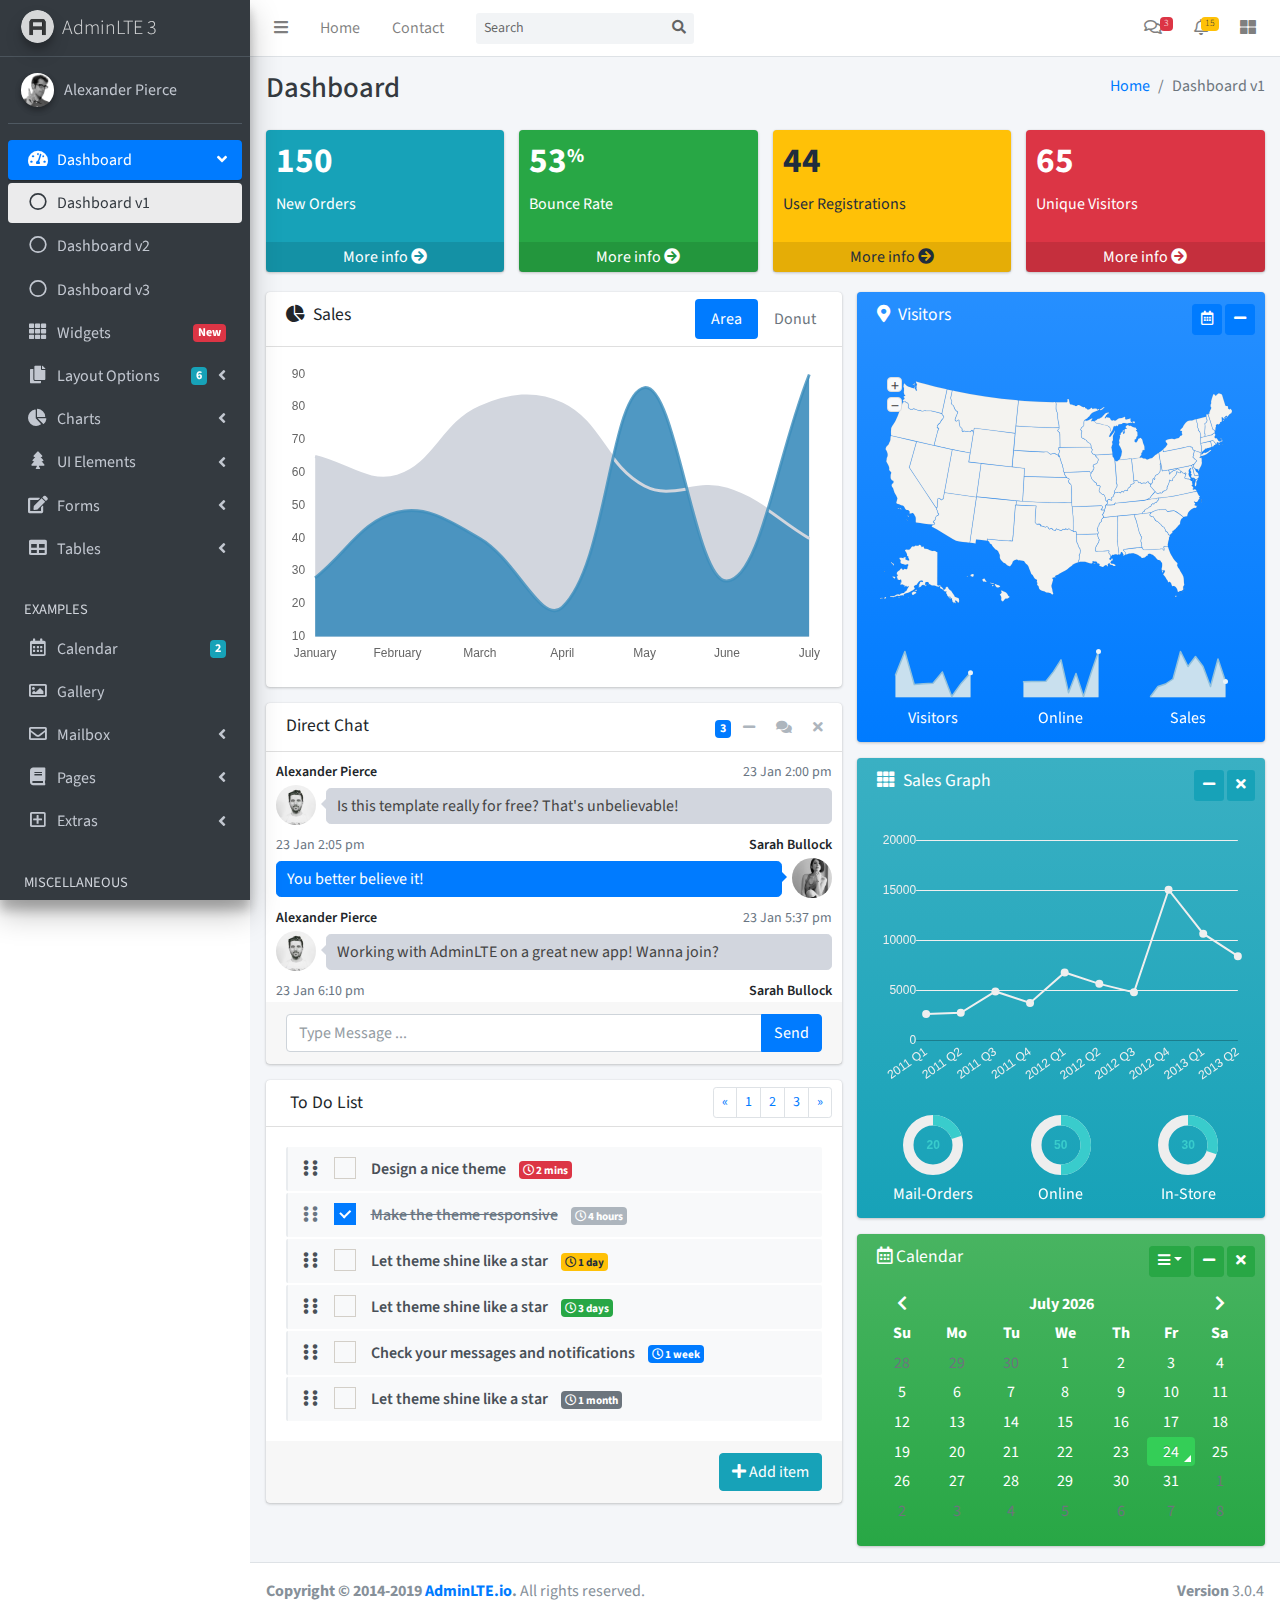
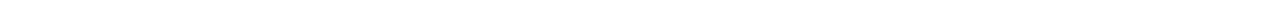
<file: static/admin-lte/index.html>
<!DOCTYPE html>
<html>
<head>
  <meta charset="utf-8">
  <meta http-equiv="X-UA-Compatible" content="IE=edge">
  <title>AdminLTE 3 | Dashboard</title>
  <!-- Tell the browser to be responsive to screen width -->
  <meta name="viewport" content="width=device-width, initial-scale=1">
  <!-- Font Awesome -->
  <link rel="stylesheet" href="plugins/fontawesome-free/css/all.min.css">
  <!-- Ionicons -->
  <link rel="stylesheet" href="https://code.ionicframework.com/ionicons/2.0.1/css/ionicons.min.css">
  <!-- Tempusdominus Bbootstrap 4 -->
  <link rel="stylesheet" href="plugins/tempusdominus-bootstrap-4/css/tempusdominus-bootstrap-4.min.css">
  <!-- iCheck -->
  <link rel="stylesheet" href="plugins/icheck-bootstrap/icheck-bootstrap.min.css">
  <!-- JQVMap -->
  <link rel="stylesheet" href="plugins/jqvmap/jqvmap.min.css">
  <!-- Theme style -->
  <link rel="stylesheet" href="dist/css/adminlte.min.css">
  <!-- overlayScrollbars -->
  <link rel="stylesheet" href="plugins/overlayScrollbars/css/OverlayScrollbars.min.css">
  <!-- Daterange picker -->
  <link rel="stylesheet" href="plugins/daterangepicker/daterangepicker.css">
  <!-- summernote -->
  <link rel="stylesheet" href="plugins/summernote/summernote-bs4.css">
  <!-- Google Font: Source Sans Pro -->
  <link href="https://fonts.googleapis.com/css?family=Source+Sans+Pro:300,400,400i,700" rel="stylesheet">
</head>
<body class="hold-transition sidebar-mini layout-fixed">
<div class="wrapper">

  <!-- Navbar -->
  <nav class="main-header navbar navbar-expand navbar-white navbar-light">
    <!-- Left navbar links -->
    <ul class="navbar-nav">
      <li class="nav-item">
        <a class="nav-link" data-widget="pushmenu" href="#" role="button"><i class="fas fa-bars"></i></a>
      </li>
      <li class="nav-item d-none d-sm-inline-block">
        <a href="index3.html" class="nav-link">Home</a>
      </li>
      <li class="nav-item d-none d-sm-inline-block">
        <a href="#" class="nav-link">Contact</a>
      </li>
    </ul>

    <!-- SEARCH FORM -->
    <form class="form-inline ml-3">
      <div class="input-group input-group-sm">
        <input class="form-control form-control-navbar" type="search" placeholder="Search" aria-label="Search">
        <div class="input-group-append">
          <button class="btn btn-navbar" type="submit">
            <i class="fas fa-search"></i>
          </button>
        </div>
      </div>
    </form>

    <!-- Right navbar links -->
    <ul class="navbar-nav ml-auto">
      <!-- Messages Dropdown Menu -->
      <li class="nav-item dropdown">
        <a class="nav-link" data-toggle="dropdown" href="#">
          <i class="far fa-comments"></i>
          <span class="badge badge-danger navbar-badge">3</span>
        </a>
        <div class="dropdown-menu dropdown-menu-lg dropdown-menu-right">
          <a href="#" class="dropdown-item">
            <!-- Message Start -->
            <div class="media">
              <img src="dist/img/user1-128x128.jpg" alt="User Avatar" class="img-size-50 mr-3 img-circle">
              <div class="media-body">
                <h3 class="dropdown-item-title">
                  Brad Diesel
                  <span class="float-right text-sm text-danger"><i class="fas fa-star"></i></span>
                </h3>
                <p class="text-sm">Call me whenever you can...</p>
                <p class="text-sm text-muted"><i class="far fa-clock mr-1"></i> 4 Hours Ago</p>
              </div>
            </div>
            <!-- Message End -->
          </a>
          <div class="dropdown-divider"></div>
          <a href="#" class="dropdown-item">
            <!-- Message Start -->
            <div class="media">
              <img src="dist/img/user8-128x128.jpg" alt="User Avatar" class="img-size-50 img-circle mr-3">
              <div class="media-body">
                <h3 class="dropdown-item-title">
                  John Pierce
                  <span class="float-right text-sm text-muted"><i class="fas fa-star"></i></span>
                </h3>
                <p class="text-sm">I got your message bro</p>
                <p class="text-sm text-muted"><i class="far fa-clock mr-1"></i> 4 Hours Ago</p>
              </div>
            </div>
            <!-- Message End -->
          </a>
          <div class="dropdown-divider"></div>
          <a href="#" class="dropdown-item">
            <!-- Message Start -->
            <div class="media">
              <img src="dist/img/user3-128x128.jpg" alt="User Avatar" class="img-size-50 img-circle mr-3">
              <div class="media-body">
                <h3 class="dropdown-item-title">
                  Nora Silvester
                  <span class="float-right text-sm text-warning"><i class="fas fa-star"></i></span>
                </h3>
                <p class="text-sm">The subject goes here</p>
                <p class="text-sm text-muted"><i class="far fa-clock mr-1"></i> 4 Hours Ago</p>
              </div>
            </div>
            <!-- Message End -->
          </a>
          <div class="dropdown-divider"></div>
          <a href="#" class="dropdown-item dropdown-footer">See All Messages</a>
        </div>
      </li>
      <!-- Notifications Dropdown Menu -->
      <li class="nav-item dropdown">
        <a class="nav-link" data-toggle="dropdown" href="#">
          <i class="far fa-bell"></i>
          <span class="badge badge-warning navbar-badge">15</span>
        </a>
        <div class="dropdown-menu dropdown-menu-lg dropdown-menu-right">
          <span class="dropdown-item dropdown-header">15 Notifications</span>
          <div class="dropdown-divider"></div>
          <a href="#" class="dropdown-item">
            <i class="fas fa-envelope mr-2"></i> 4 new messages
            <span class="float-right text-muted text-sm">3 mins</span>
          </a>
          <div class="dropdown-divider"></div>
          <a href="#" class="dropdown-item">
            <i class="fas fa-users mr-2"></i> 8 friend requests
            <span class="float-right text-muted text-sm">12 hours</span>
          </a>
          <div class="dropdown-divider"></div>
          <a href="#" class="dropdown-item">
            <i class="fas fa-file mr-2"></i> 3 new reports
            <span class="float-right text-muted text-sm">2 days</span>
          </a>
          <div class="dropdown-divider"></div>
          <a href="#" class="dropdown-item dropdown-footer">See All Notifications</a>
        </div>
      </li>
      <li class="nav-item">
        <a class="nav-link" data-widget="control-sidebar" data-slide="true" href="#" role="button">
          <i class="fas fa-th-large"></i>
        </a>
      </li>
    </ul>
  </nav>
  <!-- /.navbar -->

  <!-- Main Sidebar Container -->
  <aside class="main-sidebar sidebar-dark-primary elevation-4">
    <!-- Brand Logo -->
    <a href="index3.html" class="brand-link">
      <img src="dist/img/AdminLTELogo.png" alt="AdminLTE Logo" class="brand-image img-circle elevation-3"
           style="opacity: .8">
      <span class="brand-text font-weight-light">AdminLTE 3</span>
    </a>

    <!-- Sidebar -->
    <div class="sidebar">
      <!-- Sidebar user panel (optional) -->
      <div class="user-panel mt-3 pb-3 mb-3 d-flex">
        <div class="image">
          <img src="dist/img/user2-160x160.jpg" class="img-circle elevation-2" alt="User Image">
        </div>
        <div class="info">
          <a href="#" class="d-block">Alexander Pierce</a>
        </div>
      </div>

      <!-- Sidebar Menu -->
      <nav class="mt-2">
        <ul class="nav nav-pills nav-sidebar flex-column" data-widget="treeview" role="menu" data-accordion="false">
          <!-- Add icons to the links using the .nav-icon class
               with font-awesome or any other icon font library -->
          <li class="nav-item has-treeview menu-open">
            <a href="#" class="nav-link active">
              <i class="nav-icon fas fa-tachometer-alt"></i>
              <p>
                Dashboard
                <i class="right fas fa-angle-left"></i>
              </p>
            </a>
            <ul class="nav nav-treeview">
              <li class="nav-item">
                <a href="./index.html" class="nav-link active">
                  <i class="far fa-circle nav-icon"></i>
                  <p>Dashboard v1</p>
                </a>
              </li>
              <li class="nav-item">
                <a href="./index2.html" class="nav-link">
                  <i class="far fa-circle nav-icon"></i>
                  <p>Dashboard v2</p>
                </a>
              </li>
              <li class="nav-item">
                <a href="./index3.html" class="nav-link">
                  <i class="far fa-circle nav-icon"></i>
                  <p>Dashboard v3</p>
                </a>
              </li>
            </ul>
          </li>
          <li class="nav-item">
            <a href="pages/widgets.html" class="nav-link">
              <i class="nav-icon fas fa-th"></i>
              <p>
                Widgets
                <span class="right badge badge-danger">New</span>
              </p>
            </a>
          </li>
          <li class="nav-item has-treeview">
            <a href="#" class="nav-link">
              <i class="nav-icon fas fa-copy"></i>
              <p>
                Layout Options
                <i class="fas fa-angle-left right"></i>
                <span class="badge badge-info right">6</span>
              </p>
            </a>
            <ul class="nav nav-treeview">
              <li class="nav-item">
                <a href="pages/layout/top-nav.html" class="nav-link">
                  <i class="far fa-circle nav-icon"></i>
                  <p>Top Navigation</p>
                </a>
              </li>
              <li class="nav-item">
                <a href="pages/layout/top-nav-sidebar.html" class="nav-link">
                  <i class="far fa-circle nav-icon"></i>
                  <p>Top Navigation + Sidebar</p>
                </a>
              </li>
              <li class="nav-item">
                <a href="pages/layout/boxed.html" class="nav-link">
                  <i class="far fa-circle nav-icon"></i>
                  <p>Boxed</p>
                </a>
              </li>
              <li class="nav-item">
                <a href="pages/layout/fixed-sidebar.html" class="nav-link">
                  <i class="far fa-circle nav-icon"></i>
                  <p>Fixed Sidebar</p>
                </a>
              </li>
              <li class="nav-item">
                <a href="pages/layout/fixed-topnav.html" class="nav-link">
                  <i class="far fa-circle nav-icon"></i>
                  <p>Fixed Navbar</p>
                </a>
              </li>
              <li class="nav-item">
                <a href="pages/layout/fixed-footer.html" class="nav-link">
                  <i class="far fa-circle nav-icon"></i>
                  <p>Fixed Footer</p>
                </a>
              </li>
              <li class="nav-item">
                <a href="pages/layout/collapsed-sidebar.html" class="nav-link">
                  <i class="far fa-circle nav-icon"></i>
                  <p>Collapsed Sidebar</p>
                </a>
              </li>
            </ul>
          </li>
          <li class="nav-item has-treeview">
            <a href="#" class="nav-link">
              <i class="nav-icon fas fa-chart-pie"></i>
              <p>
                Charts
                <i class="right fas fa-angle-left"></i>
              </p>
            </a>
            <ul class="nav nav-treeview">
              <li class="nav-item">
                <a href="pages/charts/chartjs.html" class="nav-link">
                  <i class="far fa-circle nav-icon"></i>
                  <p>ChartJS</p>
                </a>
              </li>
              <li class="nav-item">
                <a href="pages/charts/flot.html" class="nav-link">
                  <i class="far fa-circle nav-icon"></i>
                  <p>Flot</p>
                </a>
              </li>
              <li class="nav-item">
                <a href="pages/charts/inline.html" class="nav-link">
                  <i class="far fa-circle nav-icon"></i>
                  <p>Inline</p>
                </a>
              </li>
            </ul>
          </li>
          <li class="nav-item has-treeview">
            <a href="#" class="nav-link">
              <i class="nav-icon fas fa-tree"></i>
              <p>
                UI Elements
                <i class="fas fa-angle-left right"></i>
              </p>
            </a>
            <ul class="nav nav-treeview">
              <li class="nav-item">
                <a href="pages/UI/general.html" class="nav-link">
                  <i class="far fa-circle nav-icon"></i>
                  <p>General</p>
                </a>
              </li>
              <li class="nav-item">
                <a href="pages/UI/icons.html" class="nav-link">
                  <i class="far fa-circle nav-icon"></i>
                  <p>Icons</p>
                </a>
              </li>
              <li class="nav-item">
                <a href="pages/UI/buttons.html" class="nav-link">
                  <i class="far fa-circle nav-icon"></i>
                  <p>Buttons</p>
                </a>
              </li>
              <li class="nav-item">
                <a href="pages/UI/sliders.html" class="nav-link">
                  <i class="far fa-circle nav-icon"></i>
                  <p>Sliders</p>
                </a>
              </li>
              <li class="nav-item">
                <a href="pages/UI/modals.html" class="nav-link">
                  <i class="far fa-circle nav-icon"></i>
                  <p>Modals & Alerts</p>
                </a>
              </li>
              <li class="nav-item">
                <a href="pages/UI/navbar.html" class="nav-link">
                  <i class="far fa-circle nav-icon"></i>
                  <p>Navbar & Tabs</p>
                </a>
              </li>
              <li class="nav-item">
                <a href="pages/UI/timeline.html" class="nav-link">
                  <i class="far fa-circle nav-icon"></i>
                  <p>Timeline</p>
                </a>
              </li>
              <li class="nav-item">
                <a href="pages/UI/ribbons.html" class="nav-link">
                  <i class="far fa-circle nav-icon"></i>
                  <p>Ribbons</p>
                </a>
              </li>
            </ul>
          </li>
          <li class="nav-item has-treeview">
            <a href="#" class="nav-link">
              <i class="nav-icon fas fa-edit"></i>
              <p>
                Forms
                <i class="fas fa-angle-left right"></i>
              </p>
            </a>
            <ul class="nav nav-treeview">
              <li class="nav-item">
                <a href="pages/forms/general.html" class="nav-link">
                  <i class="far fa-circle nav-icon"></i>
                  <p>General Elements</p>
                </a>
              </li>
              <li class="nav-item">
                <a href="pages/forms/advanced.html" class="nav-link">
                  <i class="far fa-circle nav-icon"></i>
                  <p>Advanced Elements</p>
                </a>
              </li>
              <li class="nav-item">
                <a href="pages/forms/editors.html" class="nav-link">
                  <i class="far fa-circle nav-icon"></i>
                  <p>Editors</p>
                </a>
              </li>
              <li class="nav-item">
                <a href="pages/forms/validation.html" class="nav-link">
                  <i class="far fa-circle nav-icon"></i>
                  <p>Validation</p>
                </a>
              </li>
            </ul>
          </li>
          <li class="nav-item has-treeview">
            <a href="#" class="nav-link">
              <i class="nav-icon fas fa-table"></i>
              <p>
                Tables
                <i class="fas fa-angle-left right"></i>
              </p>
            </a>
            <ul class="nav nav-treeview">
              <li class="nav-item">
                <a href="pages/tables/simple.html" class="nav-link">
                  <i class="far fa-circle nav-icon"></i>
                  <p>Simple Tables</p>
                </a>
              </li>
              <li class="nav-item">
                <a href="pages/tables/data.html" class="nav-link">
                  <i class="far fa-circle nav-icon"></i>
                  <p>DataTables</p>
                </a>
              </li>
              <li class="nav-item">
                <a href="pages/tables/jsgrid.html" class="nav-link">
                  <i class="far fa-circle nav-icon"></i>
                  <p>jsGrid</p>
                </a>
              </li>
            </ul>
          </li>
          <li class="nav-header">EXAMPLES</li>
          <li class="nav-item">
            <a href="pages/calendar.html" class="nav-link">
              <i class="nav-icon far fa-calendar-alt"></i>
              <p>
                Calendar
                <span class="badge badge-info right">2</span>
              </p>
            </a>
          </li>
          <li class="nav-item">
            <a href="pages/gallery.html" class="nav-link">
              <i class="nav-icon far fa-image"></i>
              <p>
                Gallery
              </p>
            </a>
          </li>
          <li class="nav-item has-treeview">
            <a href="#" class="nav-link">
              <i class="nav-icon far fa-envelope"></i>
              <p>
                Mailbox
                <i class="fas fa-angle-left right"></i>
              </p>
            </a>
            <ul class="nav nav-treeview">
              <li class="nav-item">
                <a href="pages/mailbox/mailbox.html" class="nav-link">
                  <i class="far fa-circle nav-icon"></i>
                  <p>Inbox</p>
                </a>
              </li>
              <li class="nav-item">
                <a href="pages/mailbox/compose.html" class="nav-link">
                  <i class="far fa-circle nav-icon"></i>
                  <p>Compose</p>
                </a>
              </li>
              <li class="nav-item">
                <a href="pages/mailbox/read-mail.html" class="nav-link">
                  <i class="far fa-circle nav-icon"></i>
                  <p>Read</p>
                </a>
              </li>
            </ul>
          </li>
          <li class="nav-item has-treeview">
            <a href="#" class="nav-link">
              <i class="nav-icon fas fa-book"></i>
              <p>
                Pages
                <i class="fas fa-angle-left right"></i>
              </p>
            </a>
            <ul class="nav nav-treeview">
              <li class="nav-item">
                <a href="pages/examples/invoice.html" class="nav-link">
                  <i class="far fa-circle nav-icon"></i>
                  <p>Invoice</p>
                </a>
              </li>
              <li class="nav-item">
                <a href="pages/examples/profile.html" class="nav-link">
                  <i class="far fa-circle nav-icon"></i>
                  <p>Profile</p>
                </a>
              </li>
              <li class="nav-item">
                <a href="pages/examples/e-commerce.html" class="nav-link">
                  <i class="far fa-circle nav-icon"></i>
                  <p>E-commerce</p>
                </a>
              </li>
              <li class="nav-item">
                <a href="pages/examples/projects.html" class="nav-link">
                  <i class="far fa-circle nav-icon"></i>
                  <p>Projects</p>
                </a>
              </li>
              <li class="nav-item">
                <a href="pages/examples/project-add.html" class="nav-link">
                  <i class="far fa-circle nav-icon"></i>
                  <p>Project Add</p>
                </a>
              </li>
              <li class="nav-item">
                <a href="pages/examples/project-edit.html" class="nav-link">
                  <i class="far fa-circle nav-icon"></i>
                  <p>Project Edit</p>
                </a>
              </li>
              <li class="nav-item">
                <a href="pages/examples/project-detail.html" class="nav-link">
                  <i class="far fa-circle nav-icon"></i>
                  <p>Project Detail</p>
                </a>
              </li>
              <li class="nav-item">
                <a href="pages/examples/contacts.html" class="nav-link">
                  <i class="far fa-circle nav-icon"></i>
                  <p>Contacts</p>
                </a>
              </li>
            </ul>
          </li>
          <li class="nav-item has-treeview">
            <a href="#" class="nav-link">
              <i class="nav-icon far fa-plus-square"></i>
              <p>
                Extras
                <i class="fas fa-angle-left right"></i>
              </p>
            </a>
            <ul class="nav nav-treeview">
              <li class="nav-item">
                <a href="pages/examples/login.html" class="nav-link">
                  <i class="far fa-circle nav-icon"></i>
                  <p>Login</p>
                </a>
              </li>
              <li class="nav-item">
                <a href="pages/examples/register.html" class="nav-link">
                  <i class="far fa-circle nav-icon"></i>
                  <p>Register</p>
                </a>
              </li>
              <li class="nav-item">
                <a href="pages/examples/forgot-password.html" class="nav-link">
                  <i class="far fa-circle nav-icon"></i>
                  <p>Forgot Password</p>
                </a>
              </li>
              <li class="nav-item">
                <a href="pages/examples/recover-password.html" class="nav-link">
                  <i class="far fa-circle nav-icon"></i>
                  <p>Recover Password</p>
                </a>
              </li>
              <li class="nav-item">
                <a href="pages/examples/lockscreen.html" class="nav-link">
                  <i class="far fa-circle nav-icon"></i>
                  <p>Lockscreen</p>
                </a>
              </li>
              <li class="nav-item">
                <a href="pages/examples/legacy-user-menu.html" class="nav-link">
                  <i class="far fa-circle nav-icon"></i>
                  <p>Legacy User Menu</p>
                </a>
              </li>
              <li class="nav-item">
                <a href="pages/examples/language-menu.html" class="nav-link">
                  <i class="far fa-circle nav-icon"></i>
                  <p>Language Menu</p>
                </a>
              </li>
              <li class="nav-item">
                <a href="pages/examples/404.html" class="nav-link">
                  <i class="far fa-circle nav-icon"></i>
                  <p>Error 404</p>
                </a>
              </li>
              <li class="nav-item">
                <a href="pages/examples/500.html" class="nav-link">
                  <i class="far fa-circle nav-icon"></i>
                  <p>Error 500</p>
                </a>
              </li>
              <li class="nav-item">
                <a href="pages/examples/pace.html" class="nav-link">
                  <i class="far fa-circle nav-icon"></i>
                  <p>Pace</p>
                </a>
              </li>
              <li class="nav-item">
                <a href="pages/examples/blank.html" class="nav-link">
                  <i class="far fa-circle nav-icon"></i>
                  <p>Blank Page</p>
                </a>
              </li>
              <li class="nav-item">
                <a href="starter.html" class="nav-link">
                  <i class="far fa-circle nav-icon"></i>
                  <p>Starter Page</p>
                </a>
              </li>
            </ul>
          </li>
          <li class="nav-header">MISCELLANEOUS</li>
          <li class="nav-item">
            <a href="https://adminlte.io/docs/3.0" class="nav-link">
              <i class="nav-icon fas fa-file"></i>
              <p>Documentation</p>
            </a>
          </li>
          <li class="nav-header">MULTI LEVEL EXAMPLE</li>
          <li class="nav-item">
            <a href="#" class="nav-link">
              <i class="fas fa-circle nav-icon"></i>
              <p>Level 1</p>
            </a>
          </li>
          <li class="nav-item has-treeview">
            <a href="#" class="nav-link">
              <i class="nav-icon fas fa-circle"></i>
              <p>
                Level 1
                <i class="right fas fa-angle-left"></i>
              </p>
            </a>
            <ul class="nav nav-treeview">
              <li class="nav-item">
                <a href="#" class="nav-link">
                  <i class="far fa-circle nav-icon"></i>
                  <p>Level 2</p>
                </a>
              </li>
              <li class="nav-item has-treeview">
                <a href="#" class="nav-link">
                  <i class="far fa-circle nav-icon"></i>
                  <p>
                    Level 2
                    <i class="right fas fa-angle-left"></i>
                  </p>
                </a>
                <ul class="nav nav-treeview">
                  <li class="nav-item">
                    <a href="#" class="nav-link">
                      <i class="far fa-dot-circle nav-icon"></i>
                      <p>Level 3</p>
                    </a>
                  </li>
                  <li class="nav-item">
                    <a href="#" class="nav-link">
                      <i class="far fa-dot-circle nav-icon"></i>
                      <p>Level 3</p>
                    </a>
                  </li>
                  <li class="nav-item">
                    <a href="#" class="nav-link">
                      <i class="far fa-dot-circle nav-icon"></i>
                      <p>Level 3</p>
                    </a>
                  </li>
                </ul>
              </li>
              <li class="nav-item">
                <a href="#" class="nav-link">
                  <i class="far fa-circle nav-icon"></i>
                  <p>Level 2</p>
                </a>
              </li>
            </ul>
          </li>
          <li class="nav-item">
            <a href="#" class="nav-link">
              <i class="fas fa-circle nav-icon"></i>
              <p>Level 1</p>
            </a>
          </li>
          <li class="nav-header">LABELS</li>
          <li class="nav-item">
            <a href="#" class="nav-link">
              <i class="nav-icon far fa-circle text-danger"></i>
              <p class="text">Important</p>
            </a>
          </li>
          <li class="nav-item">
            <a href="#" class="nav-link">
              <i class="nav-icon far fa-circle text-warning"></i>
              <p>Warning</p>
            </a>
          </li>
          <li class="nav-item">
            <a href="#" class="nav-link">
              <i class="nav-icon far fa-circle text-info"></i>
              <p>Informational</p>
            </a>
          </li>
        </ul>
      </nav>
      <!-- /.sidebar-menu -->
    </div>
    <!-- /.sidebar -->
  </aside>

  <!-- Content Wrapper. Contains page content -->
  <div class="content-wrapper">
    <!-- Content Header (Page header) -->
    <div class="content-header">
      <div class="container-fluid">
        <div class="row mb-2">
          <div class="col-sm-6">
            <h1 class="m-0 text-dark">Dashboard</h1>
          </div><!-- /.col -->
          <div class="col-sm-6">
            <ol class="breadcrumb float-sm-right">
              <li class="breadcrumb-item"><a href="#">Home</a></li>
              <li class="breadcrumb-item active">Dashboard v1</li>
            </ol>
          </div><!-- /.col -->
        </div><!-- /.row -->
      </div><!-- /.container-fluid -->
    </div>
    <!-- /.content-header -->

    <!-- Main content -->
    <section class="content">
      <div class="container-fluid">
        <!-- Small boxes (Stat box) -->
        <div class="row">
          <div class="col-lg-3 col-6">
            <!-- small box -->
            <div class="small-box bg-info">
              <div class="inner">
                <h3>150</h3>

                <p>New Orders</p>
              </div>
              <div class="icon">
                <i class="ion ion-bag"></i>
              </div>
              <a href="#" class="small-box-footer">More info <i class="fas fa-arrow-circle-right"></i></a>
            </div>
          </div>
          <!-- ./col -->
          <div class="col-lg-3 col-6">
            <!-- small box -->
            <div class="small-box bg-success">
              <div class="inner">
                <h3>53<sup style="font-size: 20px">%</sup></h3>

                <p>Bounce Rate</p>
              </div>
              <div class="icon">
                <i class="ion ion-stats-bars"></i>
              </div>
              <a href="#" class="small-box-footer">More info <i class="fas fa-arrow-circle-right"></i></a>
            </div>
          </div>
          <!-- ./col -->
          <div class="col-lg-3 col-6">
            <!-- small box -->
            <div class="small-box bg-warning">
              <div class="inner">
                <h3>44</h3>

                <p>User Registrations</p>
              </div>
              <div class="icon">
                <i class="ion ion-person-add"></i>
              </div>
              <a href="#" class="small-box-footer">More info <i class="fas fa-arrow-circle-right"></i></a>
            </div>
          </div>
          <!-- ./col -->
          <div class="col-lg-3 col-6">
            <!-- small box -->
            <div class="small-box bg-danger">
              <div class="inner">
                <h3>65</h3>

                <p>Unique Visitors</p>
              </div>
              <div class="icon">
                <i class="ion ion-pie-graph"></i>
              </div>
              <a href="#" class="small-box-footer">More info <i class="fas fa-arrow-circle-right"></i></a>
            </div>
          </div>
          <!-- ./col -->
        </div>
        <!-- /.row -->
        <!-- Main row -->
        <div class="row">
          <!-- Left col -->
          <section class="col-lg-7 connectedSortable">
            <!-- Custom tabs (Charts with tabs)-->
            <div class="card">
              <div class="card-header">
                <h3 class="card-title">
                  <i class="fas fa-chart-pie mr-1"></i>
                  Sales
                </h3>
                <div class="card-tools">
                  <ul class="nav nav-pills ml-auto">
                    <li class="nav-item">
                      <a class="nav-link active" href="#revenue-chart" data-toggle="tab">Area</a>
                    </li>
                    <li class="nav-item">
                      <a class="nav-link" href="#sales-chart" data-toggle="tab">Donut</a>
                    </li>
                  </ul>
                </div>
              </div><!-- /.card-header -->
              <div class="card-body">
                <div class="tab-content p-0">
                  <!-- Morris chart - Sales -->
                  <div class="chart tab-pane active" id="revenue-chart"
                       style="position: relative; height: 300px;">
                      <canvas id="revenue-chart-canvas" height="300" style="height: 300px;"></canvas>                         
                   </div>
                  <div class="chart tab-pane" id="sales-chart" style="position: relative; height: 300px;">
                    <canvas id="sales-chart-canvas" height="300" style="height: 300px;"></canvas>                         
                  </div>  
                </div>
              </div><!-- /.card-body -->
            </div>
            <!-- /.card -->

            <!-- DIRECT CHAT -->
            <div class="card direct-chat direct-chat-primary">
              <div class="card-header">
                <h3 class="card-title">Direct Chat</h3>

                <div class="card-tools">
                  <span data-toggle="tooltip" title="3 New Messages" class="badge badge-primary">3</span>
                  <button type="button" class="btn btn-tool" data-card-widget="collapse">
                    <i class="fas fa-minus"></i>
                  </button>
                  <button type="button" class="btn btn-tool" data-toggle="tooltip" title="Contacts"
                          data-widget="chat-pane-toggle">
                    <i class="fas fa-comments"></i>
                  </button>
                  <button type="button" class="btn btn-tool" data-card-widget="remove"><i class="fas fa-times"></i>
                  </button>
                </div>
              </div>
              <!-- /.card-header -->
              <div class="card-body">
                <!-- Conversations are loaded here -->
                <div class="direct-chat-messages">
                  <!-- Message. Default to the left -->
                  <div class="direct-chat-msg">
                    <div class="direct-chat-infos clearfix">
                      <span class="direct-chat-name float-left">Alexander Pierce</span>
                      <span class="direct-chat-timestamp float-right">23 Jan 2:00 pm</span>
                    </div>
                    <!-- /.direct-chat-infos -->
                    <img class="direct-chat-img" src="dist/img/user1-128x128.jpg" alt="message user image">
                    <!-- /.direct-chat-img -->
                    <div class="direct-chat-text">
                      Is this template really for free? That's unbelievable!
                    </div>
                    <!-- /.direct-chat-text -->
                  </div>
                  <!-- /.direct-chat-msg -->

                  <!-- Message to the right -->
                  <div class="direct-chat-msg right">
                    <div class="direct-chat-infos clearfix">
                      <span class="direct-chat-name float-right">Sarah Bullock</span>
                      <span class="direct-chat-timestamp float-left">23 Jan 2:05 pm</span>
                    </div>
                    <!-- /.direct-chat-infos -->
                    <img class="direct-chat-img" src="dist/img/user3-128x128.jpg" alt="message user image">
                    <!-- /.direct-chat-img -->
                    <div class="direct-chat-text">
                      You better believe it!
                    </div>
                    <!-- /.direct-chat-text -->
                  </div>
                  <!-- /.direct-chat-msg -->

                  <!-- Message. Default to the left -->
                  <div class="direct-chat-msg">
                    <div class="direct-chat-infos clearfix">
                      <span class="direct-chat-name float-left">Alexander Pierce</span>
                      <span class="direct-chat-timestamp float-right">23 Jan 5:37 pm</span>
                    </div>
                    <!-- /.direct-chat-infos -->
                    <img class="direct-chat-img" src="dist/img/user1-128x128.jpg" alt="message user image">
                    <!-- /.direct-chat-img -->
                    <div class="direct-chat-text">
                      Working with AdminLTE on a great new app! Wanna join?
                    </div>
                    <!-- /.direct-chat-text -->
                  </div>
                  <!-- /.direct-chat-msg -->

                  <!-- Message to the right -->
                  <div class="direct-chat-msg right">
                    <div class="direct-chat-infos clearfix">
                      <span class="direct-chat-name float-right">Sarah Bullock</span>
                      <span class="direct-chat-timestamp float-left">23 Jan 6:10 pm</span>
                    </div>
                    <!-- /.direct-chat-infos -->
                    <img class="direct-chat-img" src="dist/img/user3-128x128.jpg" alt="message user image">
                    <!-- /.direct-chat-img -->
                    <div class="direct-chat-text">
                      I would love to.
                    </div>
                    <!-- /.direct-chat-text -->
                  </div>
                  <!-- /.direct-chat-msg -->

                </div>
                <!--/.direct-chat-messages-->

                <!-- Contacts are loaded here -->
                <div class="direct-chat-contacts">
                  <ul class="contacts-list">
                    <li>
                      <a href="#">
                        <img class="contacts-list-img" src="dist/img/user1-128x128.jpg">

                        <div class="contacts-list-info">
                          <span class="contacts-list-name">
                            Count Dracula
                            <small class="contacts-list-date float-right">2/28/2015</small>
                          </span>
                          <span class="contacts-list-msg">How have you been? I was...</span>
                        </div>
                        <!-- /.contacts-list-info -->
                      </a>
                    </li>
                    <!-- End Contact Item -->
                    <li>
                      <a href="#">
                        <img class="contacts-list-img" src="dist/img/user7-128x128.jpg">

                        <div class="contacts-list-info">
                          <span class="contacts-list-name">
                            Sarah Doe
                            <small class="contacts-list-date float-right">2/23/2015</small>
                          </span>
                          <span class="contacts-list-msg">I will be waiting for...</span>
                        </div>
                        <!-- /.contacts-list-info -->
                      </a>
                    </li>
                    <!-- End Contact Item -->
                    <li>
                      <a href="#">
                        <img class="contacts-list-img" src="dist/img/user3-128x128.jpg">

                        <div class="contacts-list-info">
                          <span class="contacts-list-name">
                            Nadia Jolie
                            <small class="contacts-list-date float-right">2/20/2015</small>
                          </span>
                          <span class="contacts-list-msg">I'll call you back at...</span>
                        </div>
                        <!-- /.contacts-list-info -->
                      </a>
                    </li>
                    <!-- End Contact Item -->
                    <li>
                      <a href="#">
                        <img class="contacts-list-img" src="dist/img/user5-128x128.jpg">

                        <div class="contacts-list-info">
                          <span class="contacts-list-name">
                            Nora S. Vans
                            <small class="contacts-list-date float-right">2/10/2015</small>
                          </span>
                          <span class="contacts-list-msg">Where is your new...</span>
                        </div>
                        <!-- /.contacts-list-info -->
                      </a>
                    </li>
                    <!-- End Contact Item -->
                    <li>
                      <a href="#">
                        <img class="contacts-list-img" src="dist/img/user6-128x128.jpg">

                        <div class="contacts-list-info">
                          <span class="contacts-list-name">
                            John K.
                            <small class="contacts-list-date float-right">1/27/2015</small>
                          </span>
                          <span class="contacts-list-msg">Can I take a look at...</span>
                        </div>
                        <!-- /.contacts-list-info -->
                      </a>
                    </li>
                    <!-- End Contact Item -->
                    <li>
                      <a href="#">
                        <img class="contacts-list-img" src="dist/img/user8-128x128.jpg">

                        <div class="contacts-list-info">
                          <span class="contacts-list-name">
                            Kenneth M.
                            <small class="contacts-list-date float-right">1/4/2015</small>
                          </span>
                          <span class="contacts-list-msg">Never mind I found...</span>
                        </div>
                        <!-- /.contacts-list-info -->
                      </a>
                    </li>
                    <!-- End Contact Item -->
                  </ul>
                  <!-- /.contacts-list -->
                </div>
                <!-- /.direct-chat-pane -->
              </div>
              <!-- /.card-body -->
              <div class="card-footer">
                <form action="#" method="post">
                  <div class="input-group">
                    <input type="text" name="message" placeholder="Type Message ..." class="form-control">
                    <span class="input-group-append">
                      <button type="button" class="btn btn-primary">Send</button>
                    </span>
                  </div>
                </form>
              </div>
              <!-- /.card-footer-->
            </div>
            <!--/.direct-chat -->

            <!-- TO DO List -->
            <div class="card">
              <div class="card-header">
                <h3 class="card-title">
                  <i class="ion ion-clipboard mr-1"></i>
                  To Do List
                </h3>

                <div class="card-tools">
                  <ul class="pagination pagination-sm">
                    <li class="page-item"><a href="#" class="page-link">&laquo;</a></li>
                    <li class="page-item"><a href="#" class="page-link">1</a></li>
                    <li class="page-item"><a href="#" class="page-link">2</a></li>
                    <li class="page-item"><a href="#" class="page-link">3</a></li>
                    <li class="page-item"><a href="#" class="page-link">&raquo;</a></li>
                  </ul>
                </div>
              </div>
              <!-- /.card-header -->
              <div class="card-body">
                <ul class="todo-list" data-widget="todo-list">
                  <li>
                    <!-- drag handle -->
                    <span class="handle">
                      <i class="fas fa-ellipsis-v"></i>
                      <i class="fas fa-ellipsis-v"></i>
                    </span>
                    <!-- checkbox -->
                    <div  class="icheck-primary d-inline ml-2">
                      <input type="checkbox" value="" name="todo1" id="todoCheck1">
                      <label for="todoCheck1"></label>
                    </div>
                    <!-- todo text -->
                    <span class="text">Design a nice theme</span>
                    <!-- Emphasis label -->
                    <small class="badge badge-danger"><i class="far fa-clock"></i> 2 mins</small>
                    <!-- General tools such as edit or delete-->
                    <div class="tools">
                      <i class="fas fa-edit"></i>
                      <i class="fas fa-trash-o"></i>
                    </div>
                  </li>
                  <li>
                    <span class="handle">
                      <i class="fas fa-ellipsis-v"></i>
                      <i class="fas fa-ellipsis-v"></i>
                    </span>
                    <div  class="icheck-primary d-inline ml-2">
                      <input type="checkbox" value="" name="todo2" id="todoCheck2" checked>
                      <label for="todoCheck2"></label>
                    </div>
                    <span class="text">Make the theme responsive</span>
                    <small class="badge badge-info"><i class="far fa-clock"></i> 4 hours</small>
                    <div class="tools">
                      <i class="fas fa-edit"></i>
                      <i class="fas fa-trash-o"></i>
                    </div>
                  </li>
                  <li>
                    <span class="handle">
                      <i class="fas fa-ellipsis-v"></i>
                      <i class="fas fa-ellipsis-v"></i>
                    </span>
                    <div  class="icheck-primary d-inline ml-2">
                      <input type="checkbox" value="" name="todo3" id="todoCheck3">
                      <label for="todoCheck3"></label>
                    </div>
                    <span class="text">Let theme shine like a star</span>
                    <small class="badge badge-warning"><i class="far fa-clock"></i> 1 day</small>
                    <div class="tools">
                      <i class="fas fa-edit"></i>
                      <i class="fas fa-trash-o"></i>
                    </div>
                  </li>
                  <li>
                    <span class="handle">
                      <i class="fas fa-ellipsis-v"></i>
                      <i class="fas fa-ellipsis-v"></i>
                    </span>
                    <div  class="icheck-primary d-inline ml-2">
                      <input type="checkbox" value="" name="todo4" id="todoCheck4">
                      <label for="todoCheck4"></label>
                    </div>
                    <span class="text">Let theme shine like a star</span>
                    <small class="badge badge-success"><i class="far fa-clock"></i> 3 days</small>
                    <div class="tools">
                      <i class="fas fa-edit"></i>
                      <i class="fas fa-trash-o"></i>
                    </div>
                  </li>
                  <li>
                    <span class="handle">
                      <i class="fas fa-ellipsis-v"></i>
                      <i class="fas fa-ellipsis-v"></i>
                    </span>
                    <div  class="icheck-primary d-inline ml-2">
                      <input type="checkbox" value="" name="todo5" id="todoCheck5">
                      <label for="todoCheck5"></label>
                    </div>
                    <span class="text">Check your messages and notifications</span>
                    <small class="badge badge-primary"><i class="far fa-clock"></i> 1 week</small>
                    <div class="tools">
                      <i class="fas fa-edit"></i>
                      <i class="fas fa-trash-o"></i>
                    </div>
                  </li>
                  <li>
                    <span class="handle">
                      <i class="fas fa-ellipsis-v"></i>
                      <i class="fas fa-ellipsis-v"></i>
                    </span>
                    <div  class="icheck-primary d-inline ml-2">
                      <input type="checkbox" value="" name="todo6" id="todoCheck6">
                      <label for="todoCheck6"></label>
                    </div>
                    <span class="text">Let theme shine like a star</span>
                    <small class="badge badge-secondary"><i class="far fa-clock"></i> 1 month</small>
                    <div class="tools">
                      <i class="fas fa-edit"></i>
                      <i class="fas fa-trash-o"></i>
                    </div>
                  </li>
                </ul>
              </div>
              <!-- /.card-body -->
              <div class="card-footer clearfix">
                <button type="button" class="btn btn-info float-right"><i class="fas fa-plus"></i> Add item</button>
              </div>
            </div>
            <!-- /.card -->
          </section>
          <!-- /.Left col -->
          <!-- right col (We are only adding the ID to make the widgets sortable)-->
          <section class="col-lg-5 connectedSortable">

            <!-- Map card -->
            <div class="card bg-gradient-primary">
              <div class="card-header border-0">
                <h3 class="card-title">
                  <i class="fas fa-map-marker-alt mr-1"></i>
                  Visitors
                </h3>
                <!-- card tools -->
                <div class="card-tools">
                  <button type="button"
                          class="btn btn-primary btn-sm daterange"
                          data-toggle="tooltip"
                          title="Date range">
                    <i class="far fa-calendar-alt"></i>
                  </button>
                  <button type="button"
                          class="btn btn-primary btn-sm"
                          data-card-widget="collapse"
                          data-toggle="tooltip"
                          title="Collapse">
                    <i class="fas fa-minus"></i>
                  </button>
                </div>
                <!-- /.card-tools -->
              </div>
              <div class="card-body">
                <div id="world-map" style="height: 250px; width: 100%;"></div>
              </div>
              <!-- /.card-body-->
              <div class="card-footer bg-transparent">
                <div class="row">
                  <div class="col-4 text-center">
                    <div id="sparkline-1"></div>
                    <div class="text-white">Visitors</div>
                  </div>
                  <!-- ./col -->
                  <div class="col-4 text-center">
                    <div id="sparkline-2"></div>
                    <div class="text-white">Online</div>
                  </div>
                  <!-- ./col -->
                  <div class="col-4 text-center">
                    <div id="sparkline-3"></div>
                    <div class="text-white">Sales</div>
                  </div>
                  <!-- ./col -->
                </div>
                <!-- /.row -->
              </div>
            </div>
            <!-- /.card -->

            <!-- solid sales graph -->
            <div class="card bg-gradient-info">
              <div class="card-header border-0">
                <h3 class="card-title">
                  <i class="fas fa-th mr-1"></i>
                  Sales Graph
                </h3>

                <div class="card-tools">
                  <button type="button" class="btn bg-info btn-sm" data-card-widget="collapse">
                    <i class="fas fa-minus"></i>
                  </button>
                  <button type="button" class="btn bg-info btn-sm" data-card-widget="remove">
                    <i class="fas fa-times"></i>
                  </button>
                </div>
              </div>
              <div class="card-body">
                <canvas class="chart" id="line-chart" style="min-height: 250px; height: 250px; max-height: 250px; max-width: 100%;"></canvas>
              </div>
              <!-- /.card-body -->
              <div class="card-footer bg-transparent">
                <div class="row">
                  <div class="col-4 text-center">
                    <input type="text" class="knob" data-readonly="true" value="20" data-width="60" data-height="60"
                           data-fgColor="#39CCCC">

                    <div class="text-white">Mail-Orders</div>
                  </div>
                  <!-- ./col -->
                  <div class="col-4 text-center">
                    <input type="text" class="knob" data-readonly="true" value="50" data-width="60" data-height="60"
                           data-fgColor="#39CCCC">

                    <div class="text-white">Online</div>
                  </div>
                  <!-- ./col -->
                  <div class="col-4 text-center">
                    <input type="text" class="knob" data-readonly="true" value="30" data-width="60" data-height="60"
                           data-fgColor="#39CCCC">

                    <div class="text-white">In-Store</div>
                  </div>
                  <!-- ./col -->
                </div>
                <!-- /.row -->
              </div>
              <!-- /.card-footer -->
            </div>
            <!-- /.card -->

            <!-- Calendar -->
            <div class="card bg-gradient-success">
              <div class="card-header border-0">

                <h3 class="card-title">
                  <i class="far fa-calendar-alt"></i>
                  Calendar
                </h3>
                <!-- tools card -->
                <div class="card-tools">
                  <!-- button with a dropdown -->
                  <div class="btn-group">
                    <button type="button" class="btn btn-success btn-sm dropdown-toggle" data-toggle="dropdown">
                      <i class="fas fa-bars"></i></button>
                    <div class="dropdown-menu float-right" role="menu">
                      <a href="#" class="dropdown-item">Add new event</a>
                      <a href="#" class="dropdown-item">Clear events</a>
                      <div class="dropdown-divider"></div>
                      <a href="#" class="dropdown-item">View calendar</a>
                    </div>
                  </div>
                  <button type="button" class="btn btn-success btn-sm" data-card-widget="collapse">
                    <i class="fas fa-minus"></i>
                  </button>
                  <button type="button" class="btn btn-success btn-sm" data-card-widget="remove">
                    <i class="fas fa-times"></i>
                  </button>
                </div>
                <!-- /. tools -->
              </div>
              <!-- /.card-header -->
              <div class="card-body pt-0">
                <!--The calendar -->
                <div id="calendar" style="width: 100%"></div>
              </div>
              <!-- /.card-body -->
            </div>
            <!-- /.card -->
          </section>
          <!-- right col -->
        </div>
        <!-- /.row (main row) -->
      </div><!-- /.container-fluid -->
    </section>
    <!-- /.content -->
  </div>
  <!-- /.content-wrapper -->
  <footer class="main-footer">
    <strong>Copyright &copy; 2014-2019 <a href="http://adminlte.io">AdminLTE.io</a>.</strong>
    All rights reserved.
    <div class="float-right d-none d-sm-inline-block">
      <b>Version</b> 3.0.4
    </div>
  </footer>

  <!-- Control Sidebar -->
  <aside class="control-sidebar control-sidebar-dark">
    <!-- Control sidebar content goes here -->
  </aside>
  <!-- /.control-sidebar -->
</div>
<!-- ./wrapper -->

<!-- jQuery -->
<script src="plugins/jquery/jquery.min.js"></script>
<!-- jQuery UI 1.11.4 -->
<script src="plugins/jquery-ui/jquery-ui.min.js"></script>
<!-- Resolve conflict in jQuery UI tooltip with Bootstrap tooltip -->
<script>
  $.widget.bridge('uibutton', $.ui.button)
</script>
<!-- Bootstrap 4 -->
<script src="plugins/bootstrap/js/bootstrap.bundle.min.js"></script>
<!-- ChartJS -->
<script src="plugins/chart.js/Chart.min.js"></script>
<!-- Sparkline -->
<script src="plugins/sparklines/sparkline.js"></script>
<!-- JQVMap -->
<script src="plugins/jqvmap/jquery.vmap.min.js"></script>
<script src="plugins/jqvmap/maps/jquery.vmap.usa.js"></script>
<!-- jQuery Knob Chart -->
<script src="plugins/jquery-knob/jquery.knob.min.js"></script>
<!-- daterangepicker -->
<script src="plugins/moment/moment.min.js"></script>
<script src="plugins/daterangepicker/daterangepicker.js"></script>
<!-- Tempusdominus Bootstrap 4 -->
<script src="plugins/tempusdominus-bootstrap-4/js/tempusdominus-bootstrap-4.min.js"></script>
<!-- Summernote -->
<script src="plugins/summernote/summernote-bs4.min.js"></script>
<!-- overlayScrollbars -->
<script src="plugins/overlayScrollbars/js/jquery.overlayScrollbars.min.js"></script>
<!-- AdminLTE App -->
<script src="dist/js/adminlte.js"></script>
<!-- AdminLTE dashboard demo (This is only for demo purposes) -->
<script src="dist/js/pages/dashboard.js"></script>
<!-- AdminLTE for demo purposes -->
<script src="dist/js/demo.js"></script>
</body>
</html>
</file>
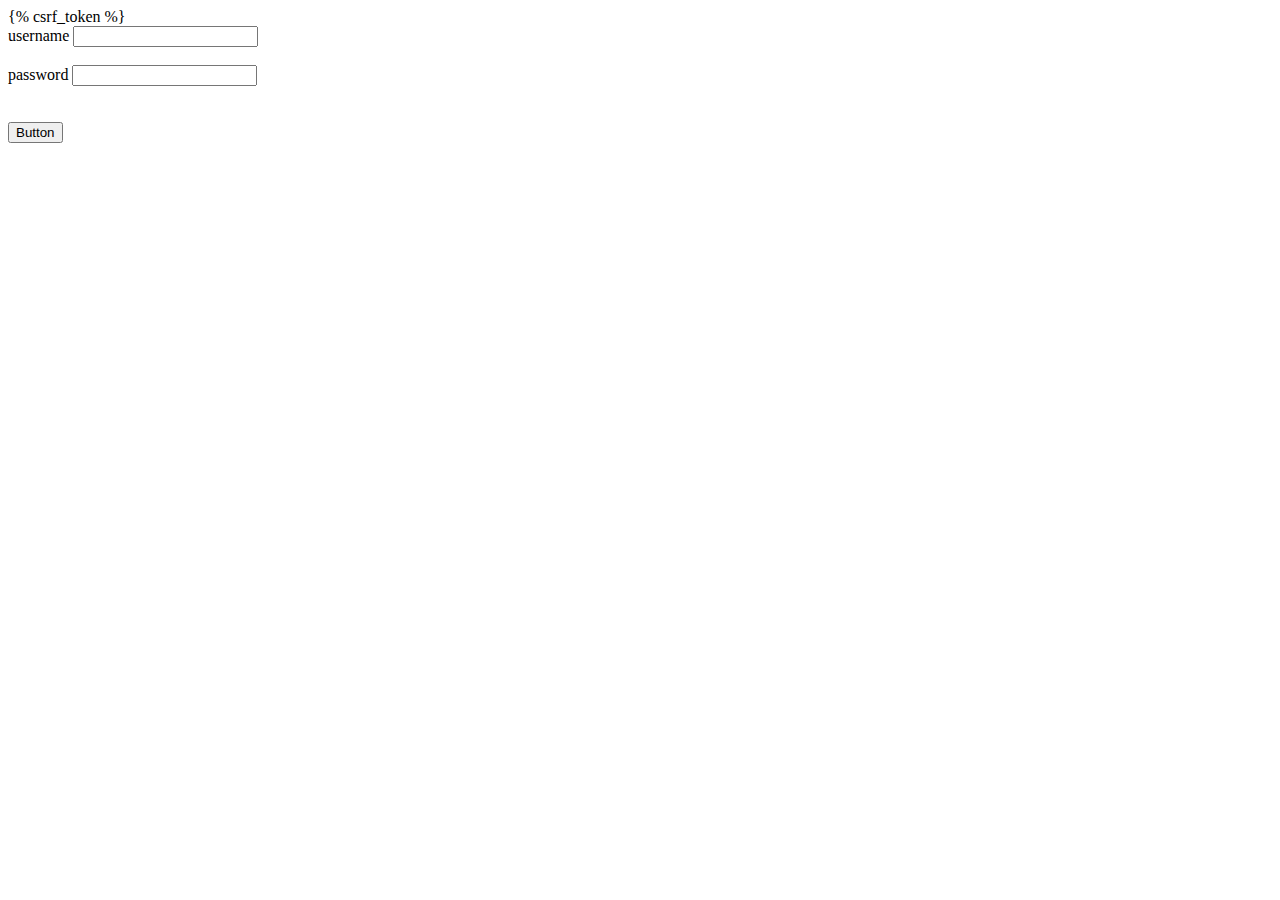
<file: customadmin/templates/login.html>
<!DOCTYPE html>
<html lang="en">
<head>
    <meta charset="UTF-8">
    <title>Title</title>
</head>
<body>

<form method="POST">
  {% csrf_token %}


<div>
  <label for="username">username</label>
  <input type="text" name="username" id="username">

</div><br>

<div>
  <label for="password">password</label>
  <input type="text" name="password" id="password">
</div><br>


<br>

<div class="formfield">
  <button type="submit" class="btn-larg ">Button</button>
</div>


</form>



</body>
</html>
</file>
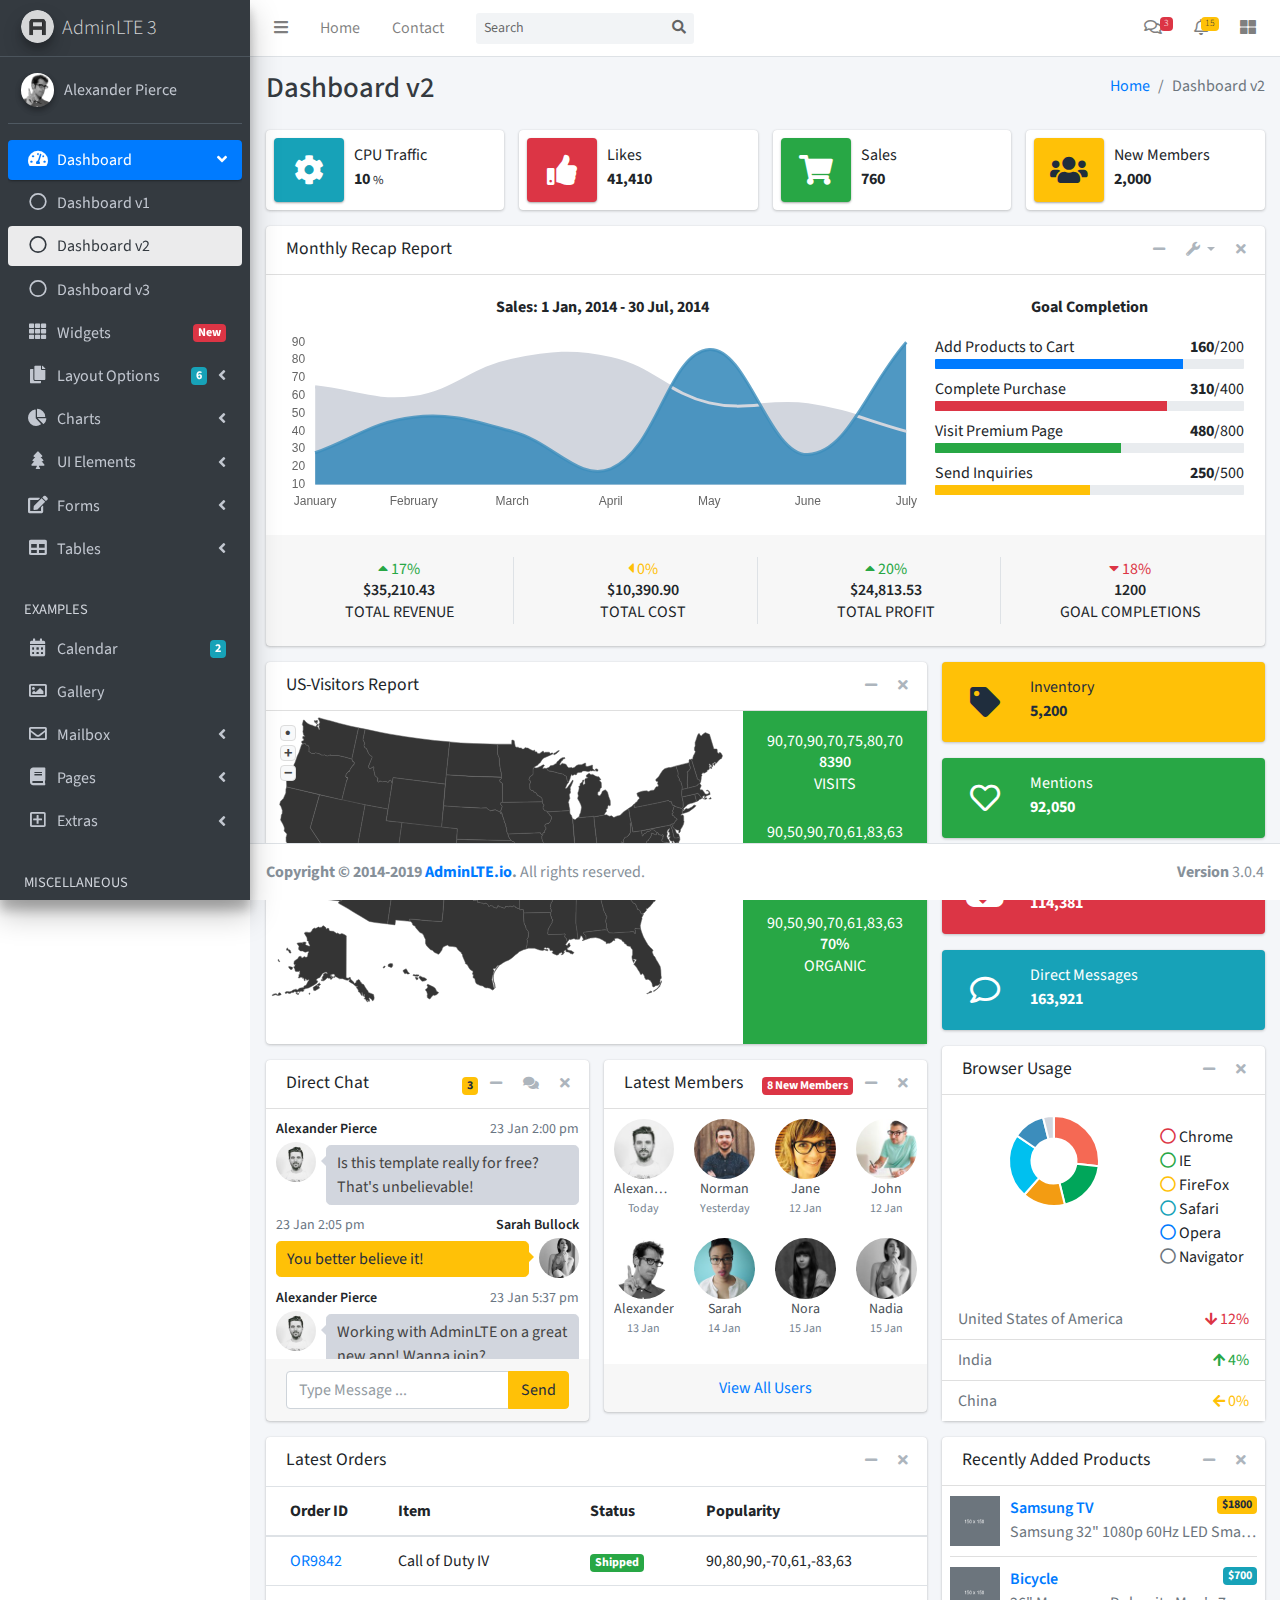
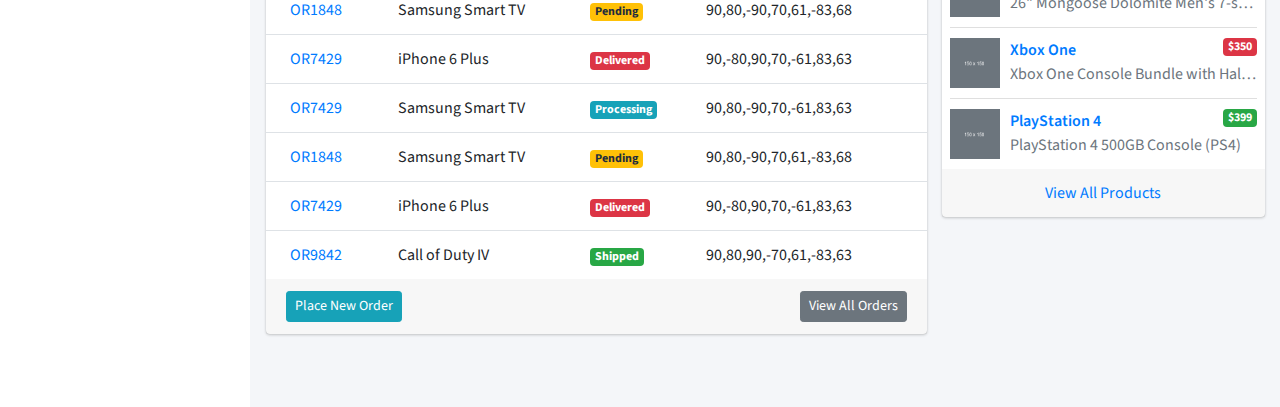
<file: static/admin-lte/index2.html>
<!DOCTYPE html>
<html lang="en">
<head>
  <meta charset="utf-8">
  <meta name="viewport" content="width=device-width, initial-scale=1">
  <meta http-equiv="x-ua-compatible" content="ie=edge">

  <title>AdminLTE 3 | Dashboard 2</title>

  <!-- Font Awesome Icons -->
  <link rel="stylesheet" href="plugins/fontawesome-free/css/all.min.css">
  <!-- overlayScrollbars -->
  <link rel="stylesheet" href="plugins/overlayScrollbars/css/OverlayScrollbars.min.css">
  <!-- Theme style -->
  <link rel="stylesheet" href="dist/css/adminlte.min.css">
  <!-- Google Font: Source Sans Pro -->
  <link href="https://fonts.googleapis.com/css?family=Source+Sans+Pro:300,400,400i,700" rel="stylesheet">
</head>
<body class="hold-transition sidebar-mini layout-fixed layout-navbar-fixed layout-footer-fixed">
<div class="wrapper">
  <!-- Navbar -->
  <nav class="main-header navbar navbar-expand navbar-white navbar-light">
    <!-- Left navbar links -->
    <ul class="navbar-nav">
      <li class="nav-item">
        <a class="nav-link" data-widget="pushmenu" href="#" role="button"><i class="fas fa-bars"></i></a>
      </li>
      <li class="nav-item d-none d-sm-inline-block">
        <a href="index3.html" class="nav-link">Home</a>
      </li>
      <li class="nav-item d-none d-sm-inline-block">
        <a href="#" class="nav-link">Contact</a>
      </li>
    </ul>

    <!-- SEARCH FORM -->
    <form class="form-inline ml-3">
      <div class="input-group input-group-sm">
        <input class="form-control form-control-navbar" type="search" placeholder="Search" aria-label="Search">
        <div class="input-group-append">
          <button class="btn btn-navbar" type="submit">
            <i class="fas fa-search"></i>
          </button>
        </div>
      </div>
    </form>

    <!-- Right navbar links -->
    <ul class="navbar-nav ml-auto">
      <!-- Messages Dropdown Menu -->
      <li class="nav-item dropdown">
        <a class="nav-link" data-toggle="dropdown" href="#">
          <i class="far fa-comments"></i>
          <span class="badge badge-danger navbar-badge">3</span>
        </a>
        <div class="dropdown-menu dropdown-menu-lg dropdown-menu-right">
          <a href="#" class="dropdown-item">
            <!-- Message Start -->
            <div class="media">
              <img src="dist/img/user1-128x128.jpg" alt="User Avatar" class="img-size-50 mr-3 img-circle">
              <div class="media-body">
                <h3 class="dropdown-item-title">
                  Brad Diesel
                  <span class="float-right text-sm text-danger"><i class="fas fa-star"></i></span>
                </h3>
                <p class="text-sm">Call me whenever you can...</p>
                <p class="text-sm text-muted"><i class="far fa-clock mr-1"></i> 4 Hours Ago</p>
              </div>
            </div>
            <!-- Message End -->
          </a>
          <div class="dropdown-divider"></div>
          <a href="#" class="dropdown-item">
            <!-- Message Start -->
            <div class="media">
              <img src="dist/img/user8-128x128.jpg" alt="User Avatar" class="img-size-50 img-circle mr-3">
              <div class="media-body">
                <h3 class="dropdown-item-title">
                  John Pierce
                  <span class="float-right text-sm text-muted"><i class="fas fa-star"></i></span>
                </h3>
                <p class="text-sm">I got your message bro</p>
                <p class="text-sm text-muted"><i class="far fa-clock mr-1"></i> 4 Hours Ago</p>
              </div>
            </div>
            <!-- Message End -->
          </a>
          <div class="dropdown-divider"></div>
          <a href="#" class="dropdown-item">
            <!-- Message Start -->
            <div class="media">
              <img src="dist/img/user3-128x128.jpg" alt="User Avatar" class="img-size-50 img-circle mr-3">
              <div class="media-body">
                <h3 class="dropdown-item-title">
                  Nora Silvester
                  <span class="float-right text-sm text-warning"><i class="fas fa-star"></i></span>
                </h3>
                <p class="text-sm">The subject goes here</p>
                <p class="text-sm text-muted"><i class="far fa-clock mr-1"></i> 4 Hours Ago</p>
              </div>
            </div>
            <!-- Message End -->
          </a>
          <div class="dropdown-divider"></div>
          <a href="#" class="dropdown-item dropdown-footer">See All Messages</a>
        </div>
      </li>
      <!-- Notifications Dropdown Menu -->
      <li class="nav-item dropdown">
        <a class="nav-link" data-toggle="dropdown" href="#">
          <i class="far fa-bell"></i>
          <span class="badge badge-warning navbar-badge">15</span>
        </a>
        <div class="dropdown-menu dropdown-menu-lg dropdown-menu-right">
          <span class="dropdown-item dropdown-header">15 Notifications</span>
          <div class="dropdown-divider"></div>
          <a href="#" class="dropdown-item">
            <i class="fas fa-envelope mr-2"></i> 4 new messages
            <span class="float-right text-muted text-sm">3 mins</span>
          </a>
          <div class="dropdown-divider"></div>
          <a href="#" class="dropdown-item">
            <i class="fas fa-users mr-2"></i> 8 friend requests
            <span class="float-right text-muted text-sm">12 hours</span>
          </a>
          <div class="dropdown-divider"></div>
          <a href="#" class="dropdown-item">
            <i class="fas fa-file mr-2"></i> 3 new reports
            <span class="float-right text-muted text-sm">2 days</span>
          </a>
          <div class="dropdown-divider"></div>
          <a href="#" class="dropdown-item dropdown-footer">See All Notifications</a>
        </div>
      </li>
      <li class="nav-item">
        <a class="nav-link" data-widget="control-sidebar" data-slide="true" href="#" role="button"><i
            class="fas fa-th-large"></i></a>
      </li>
    </ul>
  </nav>
  <!-- /.navbar -->

  <!-- Main Sidebar Container -->
  <aside class="main-sidebar sidebar-dark-primary elevation-4">
    <!-- Brand Logo -->
    <a href="index3.html" class="brand-link">
      <img src="dist/img/AdminLTELogo.png" alt="AdminLTE Logo" class="brand-image img-circle elevation-3"
           style="opacity: .8">
      <span class="brand-text font-weight-light">AdminLTE 3</span>
    </a>

    <!-- Sidebar -->
    <div class="sidebar">
      <!-- Sidebar user panel (optional) -->
      <div class="user-panel mt-3 pb-3 mb-3 d-flex">
        <div class="image">
          <img src="dist/img/user2-160x160.jpg" class="img-circle elevation-2" alt="User Image">
        </div>
        <div class="info">
          <a href="#" class="d-block">Alexander Pierce</a>
        </div>
      </div>

      <!-- Sidebar Menu -->
      <nav class="mt-2">
        <ul class="nav nav-pills nav-sidebar flex-column" data-widget="treeview" role="menu" data-accordion="false">
          <!-- Add icons to the links using the .nav-icon class
               with font-awesome or any other icon font library -->
          <li class="nav-item has-treeview menu-open">
            <a href="#" class="nav-link active">
              <i class="nav-icon fas fa-tachometer-alt"></i>
              <p>
                Dashboard
                <i class="right fas fa-angle-left"></i>
              </p>
            </a>
            <ul class="nav nav-treeview">
              <li class="nav-item">
                <a href="./index.html" class="nav-link">
                  <i class="far fa-circle nav-icon"></i>
                  <p>Dashboard v1</p>
                </a>
              </li>
              <li class="nav-item">
                <a href="./index2.html" class="nav-link active">
                  <i class="far fa-circle nav-icon"></i>
                  <p>Dashboard v2</p>
                </a>
              </li>
              <li class="nav-item">
                <a href="./index3.html" class="nav-link">
                  <i class="far fa-circle nav-icon"></i>
                  <p>Dashboard v3</p>
                </a>
              </li>
            </ul>
          </li>
          <li class="nav-item">
            <a href="pages/widgets.html" class="nav-link">
              <i class="nav-icon fas fa-th"></i>
              <p>
                Widgets
                <span class="right badge badge-danger">New</span>
              </p>
            </a>
          </li>
          <li class="nav-item has-treeview">
            <a href="#" class="nav-link">
              <i class="nav-icon fas fa-copy"></i>
              <p>
                Layout Options
                <i class="fas fa-angle-left right"></i>
                <span class="badge badge-info right">6</span>
              </p>
            </a>
            <ul class="nav nav-treeview">
              <li class="nav-item">
                <a href="pages/layout/top-nav.html" class="nav-link">
                  <i class="far fa-circle nav-icon"></i>
                  <p>Top Navigation</p>
                </a>
              </li>
              <li class="nav-item">
                <a href="pages/layout/top-nav-sidebar.html" class="nav-link">
                  <i class="far fa-circle nav-icon"></i>
                  <p>Top Navigation + Sidebar</p>
                </a>
              </li>
              <li class="nav-item">
                <a href="pages/layout/boxed.html" class="nav-link">
                  <i class="far fa-circle nav-icon"></i>
                  <p>Boxed</p>
                </a>
              </li>
              <li class="nav-item">
                <a href="pages/layout/fixed-sidebar.html" class="nav-link">
                  <i class="far fa-circle nav-icon"></i>
                  <p>Fixed Sidebar</p>
                </a>
              </li>
              <li class="nav-item">
                <a href="pages/layout/fixed-topnav.html" class="nav-link">
                  <i class="far fa-circle nav-icon"></i>
                  <p>Fixed Navbar</p>
                </a>
              </li>
              <li class="nav-item">
                <a href="pages/layout/fixed-footer.html" class="nav-link">
                  <i class="far fa-circle nav-icon"></i>
                  <p>Fixed Footer</p>
                </a>
              </li>
              <li class="nav-item">
                <a href="pages/layout/collapsed-sidebar.html" class="nav-link">
                  <i class="far fa-circle nav-icon"></i>
                  <p>Collapsed Sidebar</p>
                </a>
              </li>
            </ul>
          </li>
          <li class="nav-item has-treeview">
            <a href="#" class="nav-link">
              <i class="nav-icon fas fa-chart-pie"></i>
              <p>
                Charts
                <i class="right fas fa-angle-left"></i>
              </p>
            </a>
            <ul class="nav nav-treeview">
              <li class="nav-item">
                <a href="pages/charts/chartjs.html" class="nav-link">
                  <i class="far fa-circle nav-icon"></i>
                  <p>ChartJS</p>
                </a>
              </li>
              <li class="nav-item">
                <a href="pages/charts/flot.html" class="nav-link">
                  <i class="far fa-circle nav-icon"></i>
                  <p>Flot</p>
                </a>
              </li>
              <li class="nav-item">
                <a href="pages/charts/inline.html" class="nav-link">
                  <i class="far fa-circle nav-icon"></i>
                  <p>Inline</p>
                </a>
              </li>
            </ul>
          </li>
          <li class="nav-item has-treeview">
            <a href="#" class="nav-link">
              <i class="nav-icon fas fa-tree"></i>
              <p>
                UI Elements
                <i class="fas fa-angle-left right"></i>
              </p>
            </a>
            <ul class="nav nav-treeview">
              <li class="nav-item">
                <a href="pages/UI/general.html" class="nav-link">
                  <i class="far fa-circle nav-icon"></i>
                  <p>General</p>
                </a>
              </li>
              <li class="nav-item">
                <a href="pages/UI/icons.html" class="nav-link">
                  <i class="far fa-circle nav-icon"></i>
                  <p>Icons</p>
                </a>
              </li>
              <li class="nav-item">
                <a href="pages/UI/buttons.html" class="nav-link">
                  <i class="far fa-circle nav-icon"></i>
                  <p>Buttons</p>
                </a>
              </li>
              <li class="nav-item">
                <a href="pages/UI/sliders.html" class="nav-link">
                  <i class="far fa-circle nav-icon"></i>
                  <p>Sliders</p>
                </a>
              </li>
              <li class="nav-item">
                <a href="pages/UI/modals.html" class="nav-link">
                  <i class="far fa-circle nav-icon"></i>
                  <p>Modals & Alerts</p>
                </a>
              </li>
              <li class="nav-item">
                <a href="pages/UI/navbar.html" class="nav-link">
                  <i class="far fa-circle nav-icon"></i>
                  <p>Navbar & Tabs</p>
                </a>
              </li>
              <li class="nav-item">
                <a href="pages/UI/timeline.html" class="nav-link">
                  <i class="far fa-circle nav-icon"></i>
                  <p>Timeline</p>
                </a>
              </li>
              <li class="nav-item">
                <a href="pages/UI/ribbons.html" class="nav-link">
                  <i class="far fa-circle nav-icon"></i>
                  <p>Ribbons</p>
                </a>
              </li>
            </ul>
          </li>
          <li class="nav-item has-treeview">
            <a href="#" class="nav-link">
              <i class="nav-icon fas fa-edit"></i>
              <p>
                Forms
                <i class="fas fa-angle-left right"></i>
              </p>
            </a>
            <ul class="nav nav-treeview">
              <li class="nav-item">
                <a href="pages/forms/general.html" class="nav-link">
                  <i class="far fa-circle nav-icon"></i>
                  <p>General Elements</p>
                </a>
              </li>
              <li class="nav-item">
                <a href="pages/forms/advanced.html" class="nav-link">
                  <i class="far fa-circle nav-icon"></i>
                  <p>Advanced Elements</p>
                </a>
              </li>
              <li class="nav-item">
                <a href="pages/forms/editors.html" class="nav-link">
                  <i class="far fa-circle nav-icon"></i>
                  <p>Editors</p>
                </a>
              </li>
              <li class="nav-item">
                <a href="pages/forms/validation.html" class="nav-link">
                  <i class="far fa-circle nav-icon"></i>
                  <p>Validation</p>
                </a>
              </li>
            </ul>
          </li>
          <li class="nav-item has-treeview">
            <a href="#" class="nav-link">
              <i class="nav-icon fas fa-table"></i>
              <p>
                Tables
                <i class="fas fa-angle-left right"></i>
              </p>
            </a>
            <ul class="nav nav-treeview">
              <li class="nav-item">
                <a href="pages/tables/simple.html" class="nav-link">
                  <i class="far fa-circle nav-icon"></i>
                  <p>Simple Tables</p>
                </a>
              </li>
              <li class="nav-item">
                <a href="pages/tables/data.html" class="nav-link">
                  <i class="far fa-circle nav-icon"></i>
                  <p>DataTables</p>
                </a>
              </li>
              <li class="nav-item">
                <a href="pages/tables/jsgrid.html" class="nav-link">
                  <i class="far fa-circle nav-icon"></i>
                  <p>jsGrid</p>
                </a>
              </li>
            </ul>
          </li>
          <li class="nav-header">EXAMPLES</li>
          <li class="nav-item">
            <a href="pages/calendar.html" class="nav-link">
              <i class="nav-icon fas fa-calendar-alt"></i>
              <p>
                Calendar
                <span class="badge badge-info right">2</span>
              </p>
            </a>
          </li>
          <li class="nav-item">
            <a href="pages/gallery.html" class="nav-link">
              <i class="nav-icon far fa-image"></i>
              <p>
                Gallery
              </p>
            </a>
          </li>
          <li class="nav-item has-treeview">
            <a href="#" class="nav-link">
              <i class="nav-icon far fa-envelope"></i>
              <p>
                Mailbox
                <i class="fas fa-angle-left right"></i>
              </p>
            </a>
            <ul class="nav nav-treeview">
              <li class="nav-item">
                <a href="pages/mailbox/mailbox.html" class="nav-link">
                  <i class="far fa-circle nav-icon"></i>
                  <p>Inbox</p>
                </a>
              </li>
              <li class="nav-item">
                <a href="pages/mailbox/compose.html" class="nav-link">
                  <i class="far fa-circle nav-icon"></i>
                  <p>Compose</p>
                </a>
              </li>
              <li class="nav-item">
                <a href="pages/mailbox/read-mail.html" class="nav-link">
                  <i class="far fa-circle nav-icon"></i>
                  <p>Read</p>
                </a>
              </li>
            </ul>
          </li>
          <li class="nav-item has-treeview">
            <a href="#" class="nav-link">
              <i class="nav-icon fas fa-book"></i>
              <p>
                Pages
                <i class="fas fa-angle-left right"></i>
              </p>
            </a>
            <ul class="nav nav-treeview">
              <li class="nav-item">
                <a href="pages/examples/invoice.html" class="nav-link">
                  <i class="far fa-circle nav-icon"></i>
                  <p>Invoice</p>
                </a>
              </li>
              <li class="nav-item">
                <a href="pages/examples/profile.html" class="nav-link">
                  <i class="far fa-circle nav-icon"></i>
                  <p>Profile</p>
                </a>
              </li>
              <li class="nav-item">
                <a href="pages/examples/e-commerce.html" class="nav-link">
                  <i class="far fa-circle nav-icon"></i>
                  <p>E-commerce</p>
                </a>
              </li>
              <li class="nav-item">
                <a href="pages/examples/projects.html" class="nav-link">
                  <i class="far fa-circle nav-icon"></i>
                  <p>Projects</p>
                </a>
              </li>
              <li class="nav-item">
                <a href="pages/examples/project-add.html" class="nav-link">
                  <i class="far fa-circle nav-icon"></i>
                  <p>Project Add</p>
                </a>
              </li>
              <li class="nav-item">
                <a href="pages/examples/project-edit.html" class="nav-link">
                  <i class="far fa-circle nav-icon"></i>
                  <p>Project Edit</p>
                </a>
              </li>
              <li class="nav-item">
                <a href="pages/examples/project-detail.html" class="nav-link">
                  <i class="far fa-circle nav-icon"></i>
                  <p>Project Detail</p>
                </a>
              </li>
              <li class="nav-item">
                <a href="pages/examples/contacts.html" class="nav-link">
                  <i class="far fa-circle nav-icon"></i>
                  <p>Contacts</p>
                </a>
              </li>
            </ul>
          </li>
          <li class="nav-item has-treeview">
            <a href="#" class="nav-link">
              <i class="nav-icon far fa-plus-square"></i>
              <p>
                Extras
                <i class="fas fa-angle-left right"></i>
              </p>
            </a>
            <ul class="nav nav-treeview">
              <li class="nav-item">
                <a href="pages/examples/login.html" class="nav-link">
                  <i class="far fa-circle nav-icon"></i>
                  <p>Login</p>
                </a>
              </li>
              <li class="nav-item">
                <a href="pages/examples/register.html" class="nav-link">
                  <i class="far fa-circle nav-icon"></i>
                  <p>Register</p>
                </a>
              </li>
              <li class="nav-item">
                <a href="pages/examples/forgot-password.html" class="nav-link">
                  <i class="far fa-circle nav-icon"></i>
                  <p>Forgot Password</p>
                </a>
              </li>
              <li class="nav-item">
                <a href="pages/examples/recover-password.html" class="nav-link">
                  <i class="far fa-circle nav-icon"></i>
                  <p>Recover Password</p>
                </a>
              </li>
              <li class="nav-item">
                <a href="pages/examples/lockscreen.html" class="nav-link">
                  <i class="far fa-circle nav-icon"></i>
                  <p>Lockscreen</p>
                </a>
              </li>
              <li class="nav-item">
                <a href="pages/examples/legacy-user-menu.html" class="nav-link">
                  <i class="far fa-circle nav-icon"></i>
                  <p>Legacy User Menu</p>
                </a>
              </li>
              <li class="nav-item">
                <a href="pages/examples/language-menu.html" class="nav-link">
                  <i class="far fa-circle nav-icon"></i>
                  <p>Language Menu</p>
                </a>
              </li>
              <li class="nav-item">
                <a href="pages/examples/404.html" class="nav-link">
                  <i class="far fa-circle nav-icon"></i>
                  <p>Error 404</p>
                </a>
              </li>
              <li class="nav-item">
                <a href="pages/examples/500.html" class="nav-link">
                  <i class="far fa-circle nav-icon"></i>
                  <p>Error 500</p>
                </a>
              </li>
              <li class="nav-item">
                <a href="pages/examples/pace.html" class="nav-link">
                  <i class="far fa-circle nav-icon"></i>
                  <p>Pace</p>
                </a>
              </li>
              <li class="nav-item">
                <a href="pages/examples/blank.html" class="nav-link">
                  <i class="far fa-circle nav-icon"></i>
                  <p>Blank Page</p>
                </a>
              </li>
              <li class="nav-item">
                <a href="starter.html" class="nav-link">
                  <i class="far fa-circle nav-icon"></i>
                  <p>Starter Page</p>
                </a>
              </li>
            </ul>
          </li>
          <li class="nav-header">MISCELLANEOUS</li>
          <li class="nav-item">
            <a href="https://adminlte.io/docs/3.0" class="nav-link">
              <i class="nav-icon fas fa-file"></i>
              <p>Documentation</p>
            </a>
          </li>
          <li class="nav-header">MULTI LEVEL EXAMPLE</li>
          <li class="nav-item">
            <a href="#" class="nav-link">
              <i class="fas fa-circle nav-icon"></i>
              <p>Level 1</p>
            </a>
          </li>
          <li class="nav-item has-treeview">
            <a href="#" class="nav-link">
              <i class="nav-icon fas fa-circle"></i>
              <p>
                Level 1
                <i class="right fas fa-angle-left"></i>
              </p>
            </a>
            <ul class="nav nav-treeview">
              <li class="nav-item">
                <a href="#" class="nav-link">
                  <i class="far fa-circle nav-icon"></i>
                  <p>Level 2</p>
                </a>
              </li>
              <li class="nav-item has-treeview">
                <a href="#" class="nav-link">
                  <i class="far fa-circle nav-icon"></i>
                  <p>
                    Level 2
                    <i class="right fas fa-angle-left"></i>
                  </p>
                </a>
                <ul class="nav nav-treeview">
                  <li class="nav-item">
                    <a href="#" class="nav-link">
                      <i class="far fa-dot-circle nav-icon"></i>
                      <p>Level 3</p>
                    </a>
                  </li>
                  <li class="nav-item">
                    <a href="#" class="nav-link">
                      <i class="far fa-dot-circle nav-icon"></i>
                      <p>Level 3</p>
                    </a>
                  </li>
                  <li class="nav-item">
                    <a href="#" class="nav-link">
                      <i class="far fa-dot-circle nav-icon"></i>
                      <p>Level 3</p>
                    </a>
                  </li>
                </ul>
              </li>
              <li class="nav-item">
                <a href="#" class="nav-link">
                  <i class="far fa-circle nav-icon"></i>
                  <p>Level 2</p>
                </a>
              </li>
            </ul>
          </li>
          <li class="nav-item">
            <a href="#" class="nav-link">
              <i class="fas fa-circle nav-icon"></i>
              <p>Level 1</p>
            </a>
          </li>
          <li class="nav-header">LABELS</li>
          <li class="nav-item">
            <a href="#" class="nav-link">
              <i class="nav-icon far fa-circle text-danger"></i>
              <p class="text">Important</p>
            </a>
          </li>
          <li class="nav-item">
            <a href="#" class="nav-link">
              <i class="nav-icon far fa-circle text-warning"></i>
              <p>Warning</p>
            </a>
          </li>
          <li class="nav-item">
            <a href="#" class="nav-link">
              <i class="nav-icon far fa-circle text-info"></i>
              <p>Informational</p>
            </a>
          </li>
        </ul>
      </nav>
      <!-- /.sidebar-menu -->
    </div>
    <!-- /.sidebar -->
  </aside>

  <!-- Content Wrapper. Contains page content -->
  <div class="content-wrapper">
    <!-- Content Header (Page header) -->
    <div class="content-header">
      <div class="container-fluid">
        <div class="row mb-2">
          <div class="col-sm-6">
            <h1 class="m-0 text-dark">Dashboard v2</h1>
          </div><!-- /.col -->
          <div class="col-sm-6">
            <ol class="breadcrumb float-sm-right">
              <li class="breadcrumb-item"><a href="#">Home</a></li>
              <li class="breadcrumb-item active">Dashboard v2</li>
            </ol>
          </div><!-- /.col -->
        </div><!-- /.row -->
      </div><!-- /.container-fluid -->
    </div>
    <!-- /.content-header -->

    <!-- Main content -->
    <section class="content">
      <div class="container-fluid">
        <!-- Info boxes -->
        <div class="row">
          <div class="col-12 col-sm-6 col-md-3">
            <div class="info-box">
              <span class="info-box-icon bg-info elevation-1"><i class="fas fa-cog"></i></span>

              <div class="info-box-content">
                <span class="info-box-text">CPU Traffic</span>
                <span class="info-box-number">
                  10
                  <small>%</small>
                </span>
              </div>
              <!-- /.info-box-content -->
            </div>
            <!-- /.info-box -->
          </div>
          <!-- /.col -->
          <div class="col-12 col-sm-6 col-md-3">
            <div class="info-box mb-3">
              <span class="info-box-icon bg-danger elevation-1"><i class="fas fa-thumbs-up"></i></span>

              <div class="info-box-content">
                <span class="info-box-text">Likes</span>
                <span class="info-box-number">41,410</span>
              </div>
              <!-- /.info-box-content -->
            </div>
            <!-- /.info-box -->
          </div>
          <!-- /.col -->

          <!-- fix for small devices only -->
          <div class="clearfix hidden-md-up"></div>

          <div class="col-12 col-sm-6 col-md-3">
            <div class="info-box mb-3">
              <span class="info-box-icon bg-success elevation-1"><i class="fas fa-shopping-cart"></i></span>

              <div class="info-box-content">
                <span class="info-box-text">Sales</span>
                <span class="info-box-number">760</span>
              </div>
              <!-- /.info-box-content -->
            </div>
            <!-- /.info-box -->
          </div>
          <!-- /.col -->
          <div class="col-12 col-sm-6 col-md-3">
            <div class="info-box mb-3">
              <span class="info-box-icon bg-warning elevation-1"><i class="fas fa-users"></i></span>

              <div class="info-box-content">
                <span class="info-box-text">New Members</span>
                <span class="info-box-number">2,000</span>
              </div>
              <!-- /.info-box-content -->
            </div>
            <!-- /.info-box -->
          </div>
          <!-- /.col -->
        </div>
        <!-- /.row -->

        <div class="row">
          <div class="col-md-12">
            <div class="card">
              <div class="card-header">
                <h5 class="card-title">Monthly Recap Report</h5>

                <div class="card-tools">
                  <button type="button" class="btn btn-tool" data-card-widget="collapse">
                    <i class="fas fa-minus"></i>
                  </button>
                  <div class="btn-group">
                    <button type="button" class="btn btn-tool dropdown-toggle" data-toggle="dropdown">
                      <i class="fas fa-wrench"></i>
                    </button>
                    <div class="dropdown-menu dropdown-menu-right" role="menu">
                      <a href="#" class="dropdown-item">Action</a>
                      <a href="#" class="dropdown-item">Another action</a>
                      <a href="#" class="dropdown-item">Something else here</a>
                      <a class="dropdown-divider"></a>
                      <a href="#" class="dropdown-item">Separated link</a>
                    </div>
                  </div>
                  <button type="button" class="btn btn-tool" data-card-widget="remove">
                    <i class="fas fa-times"></i>
                  </button>
                </div>
              </div>
              <!-- /.card-header -->
              <div class="card-body">
                <div class="row">
                  <div class="col-md-8">
                    <p class="text-center">
                      <strong>Sales: 1 Jan, 2014 - 30 Jul, 2014</strong>
                    </p>

                    <div class="chart">
                      <!-- Sales Chart Canvas -->
                      <canvas id="salesChart" height="180" style="height: 180px;"></canvas>
                    </div>
                    <!-- /.chart-responsive -->
                  </div>
                  <!-- /.col -->
                  <div class="col-md-4">
                    <p class="text-center">
                      <strong>Goal Completion</strong>
                    </p>

                    <div class="progress-group">
                      Add Products to Cart
                      <span class="float-right"><b>160</b>/200</span>
                      <div class="progress progress-sm">
                        <div class="progress-bar bg-primary" style="width: 80%"></div>
                      </div>
                    </div>
                    <!-- /.progress-group -->

                    <div class="progress-group">
                      Complete Purchase
                      <span class="float-right"><b>310</b>/400</span>
                      <div class="progress progress-sm">
                        <div class="progress-bar bg-danger" style="width: 75%"></div>
                      </div>
                    </div>

                    <!-- /.progress-group -->
                    <div class="progress-group">
                      <span class="progress-text">Visit Premium Page</span>
                      <span class="float-right"><b>480</b>/800</span>
                      <div class="progress progress-sm">
                        <div class="progress-bar bg-success" style="width: 60%"></div>
                      </div>
                    </div>

                    <!-- /.progress-group -->
                    <div class="progress-group">
                      Send Inquiries
                      <span class="float-right"><b>250</b>/500</span>
                      <div class="progress progress-sm">
                        <div class="progress-bar bg-warning" style="width: 50%"></div>
                      </div>
                    </div>
                    <!-- /.progress-group -->
                  </div>
                  <!-- /.col -->
                </div>
                <!-- /.row -->
              </div>
              <!-- ./card-body -->
              <div class="card-footer">
                <div class="row">
                  <div class="col-sm-3 col-6">
                    <div class="description-block border-right">
                      <span class="description-percentage text-success"><i class="fas fa-caret-up"></i> 17%</span>
                      <h5 class="description-header">$35,210.43</h5>
                      <span class="description-text">TOTAL REVENUE</span>
                    </div>
                    <!-- /.description-block -->
                  </div>
                  <!-- /.col -->
                  <div class="col-sm-3 col-6">
                    <div class="description-block border-right">
                      <span class="description-percentage text-warning"><i class="fas fa-caret-left"></i> 0%</span>
                      <h5 class="description-header">$10,390.90</h5>
                      <span class="description-text">TOTAL COST</span>
                    </div>
                    <!-- /.description-block -->
                  </div>
                  <!-- /.col -->
                  <div class="col-sm-3 col-6">
                    <div class="description-block border-right">
                      <span class="description-percentage text-success"><i class="fas fa-caret-up"></i> 20%</span>
                      <h5 class="description-header">$24,813.53</h5>
                      <span class="description-text">TOTAL PROFIT</span>
                    </div>
                    <!-- /.description-block -->
                  </div>
                  <!-- /.col -->
                  <div class="col-sm-3 col-6">
                    <div class="description-block">
                      <span class="description-percentage text-danger"><i class="fas fa-caret-down"></i> 18%</span>
                      <h5 class="description-header">1200</h5>
                      <span class="description-text">GOAL COMPLETIONS</span>
                    </div>
                    <!-- /.description-block -->
                  </div>
                </div>
                <!-- /.row -->
              </div>
              <!-- /.card-footer -->
            </div>
            <!-- /.card -->
          </div>
          <!-- /.col -->
        </div>
        <!-- /.row -->

        <!-- Main row -->
        <div class="row">
          <!-- Left col -->
          <div class="col-md-8">
            <!-- MAP & BOX PANE -->
            <div class="card">
              <div class="card-header">
                <h3 class="card-title">US-Visitors Report</h3>

                <div class="card-tools">
                  <button type="button" class="btn btn-tool" data-card-widget="collapse">
                    <i class="fas fa-minus"></i>
                  </button>
                  <button type="button" class="btn btn-tool" data-card-widget="remove">
                    <i class="fas fa-times"></i>
                  </button>
                </div>
              </div>
              <!-- /.card-header -->
              <div class="card-body p-0">
                <div class="d-md-flex">
                  <div class="p-1 flex-fill" style="overflow: hidden">
                    <!-- Map will be created here -->
                    <div id="world-map-markers" style="height: 325px; overflow: hidden">
                      <div class="map"></div>
                    </div>
                  </div>
                  <div class="card-pane-right bg-success pt-2 pb-2 pl-4 pr-4">
                    <div class="description-block mb-4">
                      <div class="sparkbar pad" data-color="#fff">90,70,90,70,75,80,70</div>
                      <h5 class="description-header">8390</h5>
                      <span class="description-text">Visits</span>
                    </div>
                    <!-- /.description-block -->
                    <div class="description-block mb-4">
                      <div class="sparkbar pad" data-color="#fff">90,50,90,70,61,83,63</div>
                      <h5 class="description-header">30%</h5>
                      <span class="description-text">Referrals</span>
                    </div>
                    <!-- /.description-block -->
                    <div class="description-block">
                      <div class="sparkbar pad" data-color="#fff">90,50,90,70,61,83,63</div>
                      <h5 class="description-header">70%</h5>
                      <span class="description-text">Organic</span>
                    </div>
                    <!-- /.description-block -->
                  </div><!-- /.card-pane-right -->
                </div><!-- /.d-md-flex -->
              </div>
              <!-- /.card-body -->
            </div>
            <!-- /.card -->
            <div class="row">
              <div class="col-md-6">
                <!-- DIRECT CHAT -->
                <div class="card direct-chat direct-chat-warning">
                  <div class="card-header">
                    <h3 class="card-title">Direct Chat</h3>

                    <div class="card-tools">
                      <span data-toggle="tooltip" title="3 New Messages" class="badge badge-warning">3</span>
                      <button type="button" class="btn btn-tool" data-card-widget="collapse"><i class="fas fa-minus"></i>
                      </button>
                      <button type="button" class="btn btn-tool" data-toggle="tooltip" title="Contacts"
                              data-widget="chat-pane-toggle">
                        <i class="fas fa-comments"></i></button>
                      <button type="button" class="btn btn-tool" data-card-widget="remove"><i class="fas fa-times"></i>
                      </button>
                    </div>
                  </div>
                  <!-- /.card-header -->
                  <div class="card-body">
                    <!-- Conversations are loaded here -->
                    <div class="direct-chat-messages">
                      <!-- Message. Default to the left -->
                      <div class="direct-chat-msg">
                        <div class="direct-chat-infos clearfix">
                          <span class="direct-chat-name float-left">Alexander Pierce</span>
                          <span class="direct-chat-timestamp float-right">23 Jan 2:00 pm</span>
                        </div>
                        <!-- /.direct-chat-infos -->
                        <img class="direct-chat-img" src="dist/img/user1-128x128.jpg" alt="message user image">
                        <!-- /.direct-chat-img -->
                        <div class="direct-chat-text">
                          Is this template really for free? That's unbelievable!
                        </div>
                        <!-- /.direct-chat-text -->
                      </div>
                      <!-- /.direct-chat-msg -->

                      <!-- Message to the right -->
                      <div class="direct-chat-msg right">
                        <div class="direct-chat-infos clearfix">
                          <span class="direct-chat-name float-right">Sarah Bullock</span>
                          <span class="direct-chat-timestamp float-left">23 Jan 2:05 pm</span>
                        </div>
                        <!-- /.direct-chat-infos -->
                        <img class="direct-chat-img" src="dist/img/user3-128x128.jpg" alt="message user image">
                        <!-- /.direct-chat-img -->
                        <div class="direct-chat-text">
                          You better believe it!
                        </div>
                        <!-- /.direct-chat-text -->
                      </div>
                      <!-- /.direct-chat-msg -->

                      <!-- Message. Default to the left -->
                      <div class="direct-chat-msg">
                        <div class="direct-chat-infos clearfix">
                          <span class="direct-chat-name float-left">Alexander Pierce</span>
                          <span class="direct-chat-timestamp float-right">23 Jan 5:37 pm</span>
                        </div>
                        <!-- /.direct-chat-infos -->
                        <img class="direct-chat-img" src="dist/img/user1-128x128.jpg" alt="message user image">
                        <!-- /.direct-chat-img -->
                        <div class="direct-chat-text">
                          Working with AdminLTE on a great new app! Wanna join?
                        </div>
                        <!-- /.direct-chat-text -->
                      </div>
                      <!-- /.direct-chat-msg -->

                      <!-- Message to the right -->
                      <div class="direct-chat-msg right">
                        <div class="direct-chat-infos clearfix">
                          <span class="direct-chat-name float-right">Sarah Bullock</span>
                          <span class="direct-chat-timestamp float-left">23 Jan 6:10 pm</span>
                        </div>
                        <!-- /.direct-chat-infos -->
                        <img class="direct-chat-img" src="dist/img/user3-128x128.jpg" alt="message user image">
                        <!-- /.direct-chat-img -->
                        <div class="direct-chat-text">
                          I would love to.
                        </div>
                        <!-- /.direct-chat-text -->
                      </div>
                      <!-- /.direct-chat-msg -->

                    </div>
                    <!--/.direct-chat-messages-->

                    <!-- Contacts are loaded here -->
                    <div class="direct-chat-contacts">
                      <ul class="contacts-list">
                        <li>
                          <a href="#">
                            <img class="contacts-list-img" src="dist/img/user1-128x128.jpg">

                            <div class="contacts-list-info">
                              <span class="contacts-list-name">
                                Count Dracula
                                <small class="contacts-list-date float-right">2/28/2015</small>
                              </span>
                              <span class="contacts-list-msg">How have you been? I was...</span>
                            </div>
                            <!-- /.contacts-list-info -->
                          </a>
                        </li>
                        <!-- End Contact Item -->
                        <li>
                          <a href="#">
                            <img class="contacts-list-img" src="dist/img/user7-128x128.jpg">

                            <div class="contacts-list-info">
                              <span class="contacts-list-name">
                                Sarah Doe
                                <small class="contacts-list-date float-right">2/23/2015</small>
                              </span>
                              <span class="contacts-list-msg">I will be waiting for...</span>
                            </div>
                            <!-- /.contacts-list-info -->
                          </a>
                        </li>
                        <!-- End Contact Item -->
                        <li>
                          <a href="#">
                            <img class="contacts-list-img" src="dist/img/user3-128x128.jpg">

                            <div class="contacts-list-info">
                              <span class="contacts-list-name">
                                Nadia Jolie
                                <small class="contacts-list-date float-right">2/20/2015</small>
                              </span>
                              <span class="contacts-list-msg">I'll call you back at...</span>
                            </div>
                            <!-- /.contacts-list-info -->
                          </a>
                        </li>
                        <!-- End Contact Item -->
                        <li>
                          <a href="#">
                            <img class="contacts-list-img" src="dist/img/user5-128x128.jpg">

                            <div class="contacts-list-info">
                              <span class="contacts-list-name">
                                Nora S. Vans
                                <small class="contacts-list-date float-right">2/10/2015</small>
                              </span>
                              <span class="contacts-list-msg">Where is your new...</span>
                            </div>
                            <!-- /.contacts-list-info -->
                          </a>
                        </li>
                        <!-- End Contact Item -->
                        <li>
                          <a href="#">
                            <img class="contacts-list-img" src="dist/img/user6-128x128.jpg">

                            <div class="contacts-list-info">
                              <span class="contacts-list-name">
                                John K.
                                <small class="contacts-list-date float-right">1/27/2015</small>
                              </span>
                              <span class="contacts-list-msg">Can I take a look at...</span>
                            </div>
                            <!-- /.contacts-list-info -->
                          </a>
                        </li>
                        <!-- End Contact Item -->
                        <li>
                          <a href="#">
                            <img class="contacts-list-img" src="dist/img/user8-128x128.jpg">

                            <div class="contacts-list-info">
                              <span class="contacts-list-name">
                                Kenneth M.
                                <small class="contacts-list-date float-right">1/4/2015</small>
                              </span>
                              <span class="contacts-list-msg">Never mind I found...</span>
                            </div>
                            <!-- /.contacts-list-info -->
                          </a>
                        </li>
                        <!-- End Contact Item -->
                      </ul>
                      <!-- /.contacts-list -->
                    </div>
                    <!-- /.direct-chat-pane -->
                  </div>
                  <!-- /.card-body -->
                  <div class="card-footer">
                    <form action="#" method="post">
                      <div class="input-group">
                        <input type="text" name="message" placeholder="Type Message ..." class="form-control">
                        <span class="input-group-append">
                          <button type="button" class="btn btn-warning">Send</button>
                        </span>
                      </div>
                    </form>
                  </div>
                  <!-- /.card-footer-->
                </div>
                <!--/.direct-chat -->
              </div>
              <!-- /.col -->

              <div class="col-md-6">
                <!-- USERS LIST -->
                <div class="card">
                  <div class="card-header">
                    <h3 class="card-title">Latest Members</h3>

                    <div class="card-tools">
                      <span class="badge badge-danger">8 New Members</span>
                      <button type="button" class="btn btn-tool" data-card-widget="collapse"><i class="fas fa-minus"></i>
                      </button>
                      <button type="button" class="btn btn-tool" data-card-widget="remove"><i class="fas fa-times"></i>
                      </button>
                    </div>
                  </div>
                  <!-- /.card-header -->
                  <div class="card-body p-0">
                    <ul class="users-list clearfix">
                      <li>
                        <img src="dist/img/user1-128x128.jpg" alt="User Image">
                        <a class="users-list-name" href="#">Alexander Pierce</a>
                        <span class="users-list-date">Today</span>
                      </li>
                      <li>
                        <img src="dist/img/user8-128x128.jpg" alt="User Image">
                        <a class="users-list-name" href="#">Norman</a>
                        <span class="users-list-date">Yesterday</span>
                      </li>
                      <li>
                        <img src="dist/img/user7-128x128.jpg" alt="User Image">
                        <a class="users-list-name" href="#">Jane</a>
                        <span class="users-list-date">12 Jan</span>
                      </li>
                      <li>
                        <img src="dist/img/user6-128x128.jpg" alt="User Image">
                        <a class="users-list-name" href="#">John</a>
                        <span class="users-list-date">12 Jan</span>
                      </li>
                      <li>
                        <img src="dist/img/user2-160x160.jpg" alt="User Image">
                        <a class="users-list-name" href="#">Alexander</a>
                        <span class="users-list-date">13 Jan</span>
                      </li>
                      <li>
                        <img src="dist/img/user5-128x128.jpg" alt="User Image">
                        <a class="users-list-name" href="#">Sarah</a>
                        <span class="users-list-date">14 Jan</span>
                      </li>
                      <li>
                        <img src="dist/img/user4-128x128.jpg" alt="User Image">
                        <a class="users-list-name" href="#">Nora</a>
                        <span class="users-list-date">15 Jan</span>
                      </li>
                      <li>
                        <img src="dist/img/user3-128x128.jpg" alt="User Image">
                        <a class="users-list-name" href="#">Nadia</a>
                        <span class="users-list-date">15 Jan</span>
                      </li>
                    </ul>
                    <!-- /.users-list -->
                  </div>
                  <!-- /.card-body -->
                  <div class="card-footer text-center">
                    <a href="javascript::">View All Users</a>
                  </div>
                  <!-- /.card-footer -->
                </div>
                <!--/.card -->
              </div>
              <!-- /.col -->
            </div>
            <!-- /.row -->

            <!-- TABLE: LATEST ORDERS -->
            <div class="card">
              <div class="card-header border-transparent">
                <h3 class="card-title">Latest Orders</h3>

                <div class="card-tools">
                  <button type="button" class="btn btn-tool" data-card-widget="collapse">
                    <i class="fas fa-minus"></i>
                  </button>
                  <button type="button" class="btn btn-tool" data-card-widget="remove">
                    <i class="fas fa-times"></i>
                  </button>
                </div>
              </div>
              <!-- /.card-header -->
              <div class="card-body p-0">
                <div class="table-responsive">
                  <table class="table m-0">
                    <thead>
                    <tr>
                      <th>Order ID</th>
                      <th>Item</th>
                      <th>Status</th>
                      <th>Popularity</th>
                    </tr>
                    </thead>
                    <tbody>
                    <tr>
                      <td><a href="pages/examples/invoice.html">OR9842</a></td>
                      <td>Call of Duty IV</td>
                      <td><span class="badge badge-success">Shipped</span></td>
                      <td>
                        <div class="sparkbar" data-color="#00a65a" data-height="20">90,80,90,-70,61,-83,63</div>
                      </td>
                    </tr>
                    <tr>
                      <td><a href="pages/examples/invoice.html">OR1848</a></td>
                      <td>Samsung Smart TV</td>
                      <td><span class="badge badge-warning">Pending</span></td>
                      <td>
                        <div class="sparkbar" data-color="#f39c12" data-height="20">90,80,-90,70,61,-83,68</div>
                      </td>
                    </tr>
                    <tr>
                      <td><a href="pages/examples/invoice.html">OR7429</a></td>
                      <td>iPhone 6 Plus</td>
                      <td><span class="badge badge-danger">Delivered</span></td>
                      <td>
                        <div class="sparkbar" data-color="#f56954" data-height="20">90,-80,90,70,-61,83,63</div>
                      </td>
                    </tr>
                    <tr>
                      <td><a href="pages/examples/invoice.html">OR7429</a></td>
                      <td>Samsung Smart TV</td>
                      <td><span class="badge badge-info">Processing</span></td>
                      <td>
                        <div class="sparkbar" data-color="#00c0ef" data-height="20">90,80,-90,70,-61,83,63</div>
                      </td>
                    </tr>
                    <tr>
                      <td><a href="pages/examples/invoice.html">OR1848</a></td>
                      <td>Samsung Smart TV</td>
                      <td><span class="badge badge-warning">Pending</span></td>
                      <td>
                        <div class="sparkbar" data-color="#f39c12" data-height="20">90,80,-90,70,61,-83,68</div>
                      </td>
                    </tr>
                    <tr>
                      <td><a href="pages/examples/invoice.html">OR7429</a></td>
                      <td>iPhone 6 Plus</td>
                      <td><span class="badge badge-danger">Delivered</span></td>
                      <td>
                        <div class="sparkbar" data-color="#f56954" data-height="20">90,-80,90,70,-61,83,63</div>
                      </td>
                    </tr>
                    <tr>
                      <td><a href="pages/examples/invoice.html">OR9842</a></td>
                      <td>Call of Duty IV</td>
                      <td><span class="badge badge-success">Shipped</span></td>
                      <td>
                        <div class="sparkbar" data-color="#00a65a" data-height="20">90,80,90,-70,61,-83,63</div>
                      </td>
                    </tr>
                    </tbody>
                  </table>
                </div>
                <!-- /.table-responsive -->
              </div>
              <!-- /.card-body -->
              <div class="card-footer clearfix">
                <a href="javascript:void(0)" class="btn btn-sm btn-info float-left">Place New Order</a>
                <a href="javascript:void(0)" class="btn btn-sm btn-secondary float-right">View All Orders</a>
              </div>
              <!-- /.card-footer -->
            </div>
            <!-- /.card -->
          </div>
          <!-- /.col -->

          <div class="col-md-4">
            <!-- Info Boxes Style 2 -->
            <div class="info-box mb-3 bg-warning">
              <span class="info-box-icon"><i class="fas fa-tag"></i></span>

              <div class="info-box-content">
                <span class="info-box-text">Inventory</span>
                <span class="info-box-number">5,200</span>
              </div>
              <!-- /.info-box-content -->
            </div>
            <!-- /.info-box -->
            <div class="info-box mb-3 bg-success">
              <span class="info-box-icon"><i class="far fa-heart"></i></span>

              <div class="info-box-content">
                <span class="info-box-text">Mentions</span>
                <span class="info-box-number">92,050</span>
              </div>
              <!-- /.info-box-content -->
            </div>
            <!-- /.info-box -->
            <div class="info-box mb-3 bg-danger">
              <span class="info-box-icon"><i class="fas fa-cloud-download-alt"></i></span>

              <div class="info-box-content">
                <span class="info-box-text">Downloads</span>
                <span class="info-box-number">114,381</span>
              </div>
              <!-- /.info-box-content -->
            </div>
            <!-- /.info-box -->
            <div class="info-box mb-3 bg-info">
              <span class="info-box-icon"><i class="far fa-comment"></i></span>

              <div class="info-box-content">
                <span class="info-box-text">Direct Messages</span>
                <span class="info-box-number">163,921</span>
              </div>
              <!-- /.info-box-content -->
            </div>
            <!-- /.info-box -->

            <div class="card">
              <div class="card-header">
                <h3 class="card-title">Browser Usage</h3>

                <div class="card-tools">
                  <button type="button" class="btn btn-tool" data-card-widget="collapse"><i class="fas fa-minus"></i>
                  </button>
                  <button type="button" class="btn btn-tool" data-card-widget="remove"><i class="fas fa-times"></i>
                  </button>
                </div>
              </div>
              <!-- /.card-header -->
              <div class="card-body">
                <div class="row">
                  <div class="col-md-8">
                    <div class="chart-responsive">
                      <canvas id="pieChart" height="150"></canvas>
                    </div>
                    <!-- ./chart-responsive -->
                  </div>
                  <!-- /.col -->
                  <div class="col-md-4">
                    <ul class="chart-legend clearfix">
                      <li><i class="far fa-circle text-danger"></i> Chrome</li>
                      <li><i class="far fa-circle text-success"></i> IE</li>
                      <li><i class="far fa-circle text-warning"></i> FireFox</li>
                      <li><i class="far fa-circle text-info"></i> Safari</li>
                      <li><i class="far fa-circle text-primary"></i> Opera</li>
                      <li><i class="far fa-circle text-secondary"></i> Navigator</li>
                    </ul>
                  </div>
                  <!-- /.col -->
                </div>
                <!-- /.row -->
              </div>
              <!-- /.card-body -->
              <div class="card-footer bg-white p-0">
                <ul class="nav nav-pills flex-column">
                  <li class="nav-item">
                    <a href="#" class="nav-link">
                      United States of America
                      <span class="float-right text-danger">
                        <i class="fas fa-arrow-down text-sm"></i>
                        12%</span>
                    </a>
                  </li>
                  <li class="nav-item">
                    <a href="#" class="nav-link">
                      India
                      <span class="float-right text-success">
                        <i class="fas fa-arrow-up text-sm"></i> 4%
                      </span>
                    </a>
                  </li>
                  <li class="nav-item">
                    <a href="#" class="nav-link">
                      China
                      <span class="float-right text-warning">
                        <i class="fas fa-arrow-left text-sm"></i> 0%
                      </span>
                    </a>
                  </li>
                </ul>
              </div>
              <!-- /.footer -->
            </div>
            <!-- /.card -->

            <!-- PRODUCT LIST -->
            <div class="card">
              <div class="card-header">
                <h3 class="card-title">Recently Added Products</h3>

                <div class="card-tools">
                  <button type="button" class="btn btn-tool" data-card-widget="collapse">
                    <i class="fas fa-minus"></i>
                  </button>
                  <button type="button" class="btn btn-tool" data-card-widget="remove">
                    <i class="fas fa-times"></i>
                  </button>
                </div>
              </div>
              <!-- /.card-header -->
              <div class="card-body p-0">
                <ul class="products-list product-list-in-card pl-2 pr-2">
                  <li class="item">
                    <div class="product-img">
                      <img src="dist/img/default-150x150.png" alt="Product Image" class="img-size-50">
                    </div>
                    <div class="product-info">
                      <a href="javascript:void(0)" class="product-title">Samsung TV
                        <span class="badge badge-warning float-right">$1800</span></a>
                      <span class="product-description">
                        Samsung 32" 1080p 60Hz LED Smart HDTV.
                      </span>
                    </div>
                  </li>
                  <!-- /.item -->
                  <li class="item">
                    <div class="product-img">
                      <img src="dist/img/default-150x150.png" alt="Product Image" class="img-size-50">
                    </div>
                    <div class="product-info">
                      <a href="javascript:void(0)" class="product-title">Bicycle
                        <span class="badge badge-info float-right">$700</span></a>
                      <span class="product-description">
                        26" Mongoose Dolomite Men's 7-speed, Navy Blue.
                      </span>
                    </div>
                  </li>
                  <!-- /.item -->
                  <li class="item">
                    <div class="product-img">
                      <img src="dist/img/default-150x150.png" alt="Product Image" class="img-size-50">
                    </div>
                    <div class="product-info">
                      <a href="javascript:void(0)" class="product-title">
                        Xbox One <span class="badge badge-danger float-right">
                        $350
                      </span>
                      </a>
                      <span class="product-description">
                        Xbox One Console Bundle with Halo Master Chief Collection.
                      </span>
                    </div>
                  </li>
                  <!-- /.item -->
                  <li class="item">
                    <div class="product-img">
                      <img src="dist/img/default-150x150.png" alt="Product Image" class="img-size-50">
                    </div>
                    <div class="product-info">
                      <a href="javascript:void(0)" class="product-title">PlayStation 4
                        <span class="badge badge-success float-right">$399</span></a>
                      <span class="product-description">
                        PlayStation 4 500GB Console (PS4)
                      </span>
                    </div>
                  </li>
                  <!-- /.item -->
                </ul>
              </div>
              <!-- /.card-body -->
              <div class="card-footer text-center">
                <a href="javascript:void(0)" class="uppercase">View All Products</a>
              </div>
              <!-- /.card-footer -->
            </div>
            <!-- /.card -->
          </div>
          <!-- /.col -->
        </div>
        <!-- /.row -->
      </div><!--/. container-fluid -->
    </section>
    <!-- /.content -->
  </div>
  <!-- /.content-wrapper -->

  <!-- Control Sidebar -->
  <aside class="control-sidebar control-sidebar-dark">
    <!-- Control sidebar content goes here -->
  </aside>
  <!-- /.control-sidebar -->

  <!-- Main Footer -->
  <footer class="main-footer">
    <strong>Copyright &copy; 2014-2019 <a href="http://adminlte.io">AdminLTE.io</a>.</strong>
    All rights reserved.
    <div class="float-right d-none d-sm-inline-block">
      <b>Version</b> 3.0.4
    </div>
  </footer>
</div>
<!-- ./wrapper -->

<!-- REQUIRED SCRIPTS -->
<!-- jQuery -->
<script src="plugins/jquery/jquery.min.js"></script>
<!-- Bootstrap -->
<script src="plugins/bootstrap/js/bootstrap.bundle.min.js"></script>
<!-- overlayScrollbars -->
<script src="plugins/overlayScrollbars/js/jquery.overlayScrollbars.min.js"></script>
<!-- AdminLTE App -->
<script src="dist/js/adminlte.js"></script>

<!-- OPTIONAL SCRIPTS -->
<script src="dist/js/demo.js"></script>

<!-- PAGE PLUGINS -->
<!-- jQuery Mapael -->
<script src="plugins/jquery-mousewheel/jquery.mousewheel.js"></script>
<script src="plugins/raphael/raphael.min.js"></script>
<script src="plugins/jquery-mapael/jquery.mapael.min.js"></script>
<script src="plugins/jquery-mapael/maps/usa_states.min.js"></script>
<!-- ChartJS -->
<script src="plugins/chart.js/Chart.min.js"></script>

<!-- PAGE SCRIPTS -->
<script src="dist/js/pages/dashboard2.js"></script>
</body>
</html>
</file>
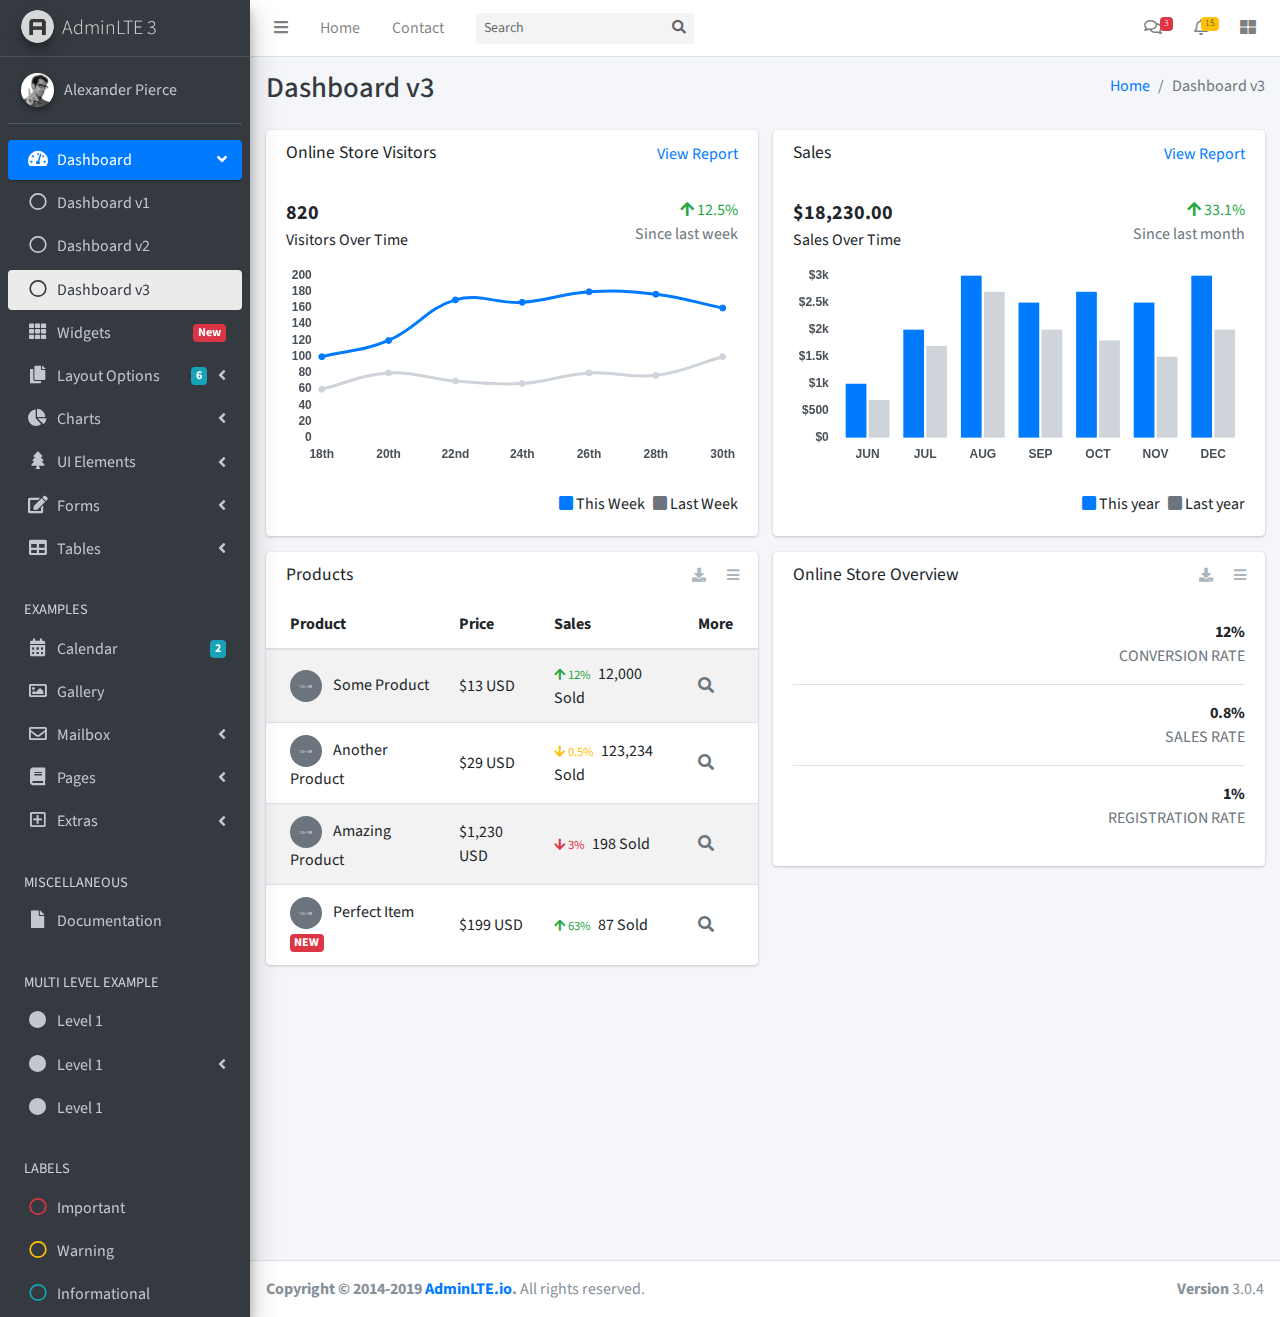
<file: static/admin-lte/index3.html>
<!DOCTYPE html>
<html lang="en">
<head>
  <meta charset="utf-8">
  <meta name="viewport" content="width=device-width, initial-scale=1">
  <meta http-equiv="x-ua-compatible" content="ie=edge">

  <title>AdminLTE 3 | Dashboard 3</title>

  <!-- Font Awesome Icons -->
  <link rel="stylesheet" href="plugins/fontawesome-free/css/all.min.css">
  <!-- IonIcons -->
  <link rel="stylesheet" href="http://code.ionicframework.com/ionicons/2.0.1/css/ionicons.min.css">
  <!-- Theme style -->
  <link rel="stylesheet" href="dist/css/adminlte.min.css">
  <!-- Google Font: Source Sans Pro -->
  <link href="https://fonts.googleapis.com/css?family=Source+Sans+Pro:300,400,400i,700" rel="stylesheet">
</head>
<!--
BODY TAG OPTIONS:
=================
Apply one or more of the following classes to to the body tag
to get the desired effect
|---------------------------------------------------------|
|LAYOUT OPTIONS | sidebar-collapse                        |
|               | sidebar-mini                            |
|---------------------------------------------------------|
-->
<body class="hold-transition sidebar-mini">
<div class="wrapper">
  <!-- Navbar -->
  <nav class="main-header navbar navbar-expand navbar-white navbar-light">
    <!-- Left navbar links -->
    <ul class="navbar-nav">
      <li class="nav-item">
        <a class="nav-link" data-widget="pushmenu" href="#" role="button"><i class="fas fa-bars"></i></a>
      </li>
      <li class="nav-item d-none d-sm-inline-block">
        <a href="index3.html" class="nav-link">Home</a>
      </li>
      <li class="nav-item d-none d-sm-inline-block">
        <a href="#" class="nav-link">Contact</a>
      </li>
    </ul>

    <!-- SEARCH FORM -->
    <form class="form-inline ml-3">
      <div class="input-group input-group-sm">
        <input class="form-control form-control-navbar" type="search" placeholder="Search" aria-label="Search">
        <div class="input-group-append">
          <button class="btn btn-navbar" type="submit">
            <i class="fas fa-search"></i>
          </button>
        </div>
      </div>
    </form>

    <!-- Right navbar links -->
    <ul class="navbar-nav ml-auto">
      <!-- Messages Dropdown Menu -->
      <li class="nav-item dropdown">
        <a class="nav-link" data-toggle="dropdown" href="#">
          <i class="far fa-comments"></i>
          <span class="badge badge-danger navbar-badge">3</span>
        </a>
        <div class="dropdown-menu dropdown-menu-lg dropdown-menu-right">
          <a href="#" class="dropdown-item">
            <!-- Message Start -->
            <div class="media">
              <img src="dist/img/user1-128x128.jpg" alt="User Avatar" class="img-size-50 mr-3 img-circle">
              <div class="media-body">
                <h3 class="dropdown-item-title">
                  Brad Diesel
                  <span class="float-right text-sm text-danger"><i class="fas fa-star"></i></span>
                </h3>
                <p class="text-sm">Call me whenever you can...</p>
                <p class="text-sm text-muted"><i class="far fa-clock mr-1"></i> 4 Hours Ago</p>
              </div>
            </div>
            <!-- Message End -->
          </a>
          <div class="dropdown-divider"></div>
          <a href="#" class="dropdown-item">
            <!-- Message Start -->
            <div class="media">
              <img src="dist/img/user8-128x128.jpg" alt="User Avatar" class="img-size-50 img-circle mr-3">
              <div class="media-body">
                <h3 class="dropdown-item-title">
                  John Pierce
                  <span class="float-right text-sm text-muted"><i class="fas fa-star"></i></span>
                </h3>
                <p class="text-sm">I got your message bro</p>
                <p class="text-sm text-muted"><i class="far fa-clock mr-1"></i> 4 Hours Ago</p>
              </div>
            </div>
            <!-- Message End -->
          </a>
          <div class="dropdown-divider"></div>
          <a href="#" class="dropdown-item">
            <!-- Message Start -->
            <div class="media">
              <img src="dist/img/user3-128x128.jpg" alt="User Avatar" class="img-size-50 img-circle mr-3">
              <div class="media-body">
                <h3 class="dropdown-item-title">
                  Nora Silvester
                  <span class="float-right text-sm text-warning"><i class="fas fa-star"></i></span>
                </h3>
                <p class="text-sm">The subject goes here</p>
                <p class="text-sm text-muted"><i class="far fa-clock mr-1"></i> 4 Hours Ago</p>
              </div>
            </div>
            <!-- Message End -->
          </a>
          <div class="dropdown-divider"></div>
          <a href="#" class="dropdown-item dropdown-footer">See All Messages</a>
        </div>
      </li>
      <!-- Notifications Dropdown Menu -->
      <li class="nav-item dropdown">
        <a class="nav-link" data-toggle="dropdown" href="#">
          <i class="far fa-bell"></i>
          <span class="badge badge-warning navbar-badge">15</span>
        </a>
        <div class="dropdown-menu dropdown-menu-lg dropdown-menu-right">
          <span class="dropdown-item dropdown-header">15 Notifications</span>
          <div class="dropdown-divider"></div>
          <a href="#" class="dropdown-item">
            <i class="fas fa-envelope mr-2"></i> 4 new messages
            <span class="float-right text-muted text-sm">3 mins</span>
          </a>
          <div class="dropdown-divider"></div>
          <a href="#" class="dropdown-item">
            <i class="fas fa-users mr-2"></i> 8 friend requests
            <span class="float-right text-muted text-sm">12 hours</span>
          </a>
          <div class="dropdown-divider"></div>
          <a href="#" class="dropdown-item">
            <i class="fas fa-file mr-2"></i> 3 new reports
            <span class="float-right text-muted text-sm">2 days</span>
          </a>
          <div class="dropdown-divider"></div>
          <a href="#" class="dropdown-item dropdown-footer">See All Notifications</a>
        </div>
      </li>
      <li class="nav-item">
        <a class="nav-link" data-widget="control-sidebar" data-slide="true" href="#" role="button"><i
            class="fas fa-th-large"></i></a>
      </li>
    </ul>
  </nav>
  <!-- /.navbar -->

  <!-- Main Sidebar Container -->
  <aside class="main-sidebar sidebar-dark-primary elevation-4">
    <!-- Brand Logo -->
    <a href="index3.html" class="brand-link">
      <img src="dist/img/AdminLTELogo.png" alt="AdminLTE Logo" class="brand-image img-circle elevation-3"
           style="opacity: .8">
      <span class="brand-text font-weight-light">AdminLTE 3</span>
    </a>

    <!-- Sidebar -->
    <div class="sidebar">
      <!-- Sidebar user panel (optional) -->
      <div class="user-panel mt-3 pb-3 mb-3 d-flex">
        <div class="image">
          <img src="dist/img/user2-160x160.jpg" class="img-circle elevation-2" alt="User Image">
        </div>
        <div class="info">
          <a href="#" class="d-block">Alexander Pierce</a>
        </div>
      </div>

      <!-- Sidebar Menu -->
      <nav class="mt-2">
        <ul class="nav nav-pills nav-sidebar flex-column" data-widget="treeview" role="menu" data-accordion="false">
          <!-- Add icons to the links using the .nav-icon class
               with font-awesome or any other icon font library -->
          <li class="nav-item has-treeview menu-open">
            <a href="#" class="nav-link active">
              <i class="nav-icon fas fa-tachometer-alt"></i>
              <p>
                Dashboard
                <i class="right fas fa-angle-left"></i>
              </p>
            </a>
            <ul class="nav nav-treeview">
              <li class="nav-item">
                <a href="./index.html" class="nav-link">
                  <i class="far fa-circle nav-icon"></i>
                  <p>Dashboard v1</p>
                </a>
              </li>
              <li class="nav-item">
                <a href="./index2.html" class="nav-link">
                  <i class="far fa-circle nav-icon"></i>
                  <p>Dashboard v2</p>
                </a>
              </li>
              <li class="nav-item">
                <a href="./index3.html" class="nav-link active">
                  <i class="far fa-circle nav-icon"></i>
                  <p>Dashboard v3</p>
                </a>
              </li>
            </ul>
          </li>
          <li class="nav-item">
            <a href="pages/widgets.html" class="nav-link">
              <i class="nav-icon fas fa-th"></i>
              <p>
                Widgets
                <span class="right badge badge-danger">New</span>
              </p>
            </a>
          </li>
          <li class="nav-item has-treeview">
            <a href="#" class="nav-link">
              <i class="nav-icon fas fa-copy"></i>
              <p>
                Layout Options
                <i class="fas fa-angle-left right"></i>
                <span class="badge badge-info right">6</span>
              </p>
            </a>
            <ul class="nav nav-treeview">
              <li class="nav-item">
                <a href="pages/layout/top-nav.html" class="nav-link">
                  <i class="far fa-circle nav-icon"></i>
                  <p>Top Navigation</p>
                </a>
              </li>
              <li class="nav-item">
                <a href="pages/layout/top-nav-sidebar.html" class="nav-link">
                  <i class="far fa-circle nav-icon"></i>
                  <p>Top Navigation + Sidebar</p>
                </a>
              </li>
              <li class="nav-item">
                <a href="pages/layout/boxed.html" class="nav-link">
                  <i class="far fa-circle nav-icon"></i>
                  <p>Boxed</p>
                </a>
              </li>
              <li class="nav-item">
                <a href="pages/layout/fixed-sidebar.html" class="nav-link">
                  <i class="far fa-circle nav-icon"></i>
                  <p>Fixed Sidebar</p>
                </a>
              </li>
              <li class="nav-item">
                <a href="pages/layout/fixed-topnav.html" class="nav-link">
                  <i class="far fa-circle nav-icon"></i>
                  <p>Fixed Navbar</p>
                </a>
              </li>
              <li class="nav-item">
                <a href="pages/layout/fixed-footer.html" class="nav-link">
                  <i class="far fa-circle nav-icon"></i>
                  <p>Fixed Footer</p>
                </a>
              </li>
              <li class="nav-item">
                <a href="pages/layout/collapsed-sidebar.html" class="nav-link">
                  <i class="far fa-circle nav-icon"></i>
                  <p>Collapsed Sidebar</p>
                </a>
              </li>
            </ul>
          </li>
          <li class="nav-item has-treeview">
            <a href="#" class="nav-link">
              <i class="nav-icon fas fa-chart-pie"></i>
              <p>
                Charts
                <i class="right fas fa-angle-left"></i>
              </p>
            </a>
            <ul class="nav nav-treeview">
              <li class="nav-item">
                <a href="pages/charts/chartjs.html" class="nav-link">
                  <i class="far fa-circle nav-icon"></i>
                  <p>ChartJS</p>
                </a>
              </li>
              <li class="nav-item">
                <a href="pages/charts/flot.html" class="nav-link">
                  <i class="far fa-circle nav-icon"></i>
                  <p>Flot</p>
                </a>
              </li>
              <li class="nav-item">
                <a href="pages/charts/inline.html" class="nav-link">
                  <i class="far fa-circle nav-icon"></i>
                  <p>Inline</p>
                </a>
              </li>
            </ul>
          </li>
          <li class="nav-item has-treeview">
            <a href="#" class="nav-link">
              <i class="nav-icon fas fa-tree"></i>
              <p>
                UI Elements
                <i class="fas fa-angle-left right"></i>
              </p>
            </a>
            <ul class="nav nav-treeview">
              <li class="nav-item">
                <a href="pages/UI/general.html" class="nav-link">
                  <i class="far fa-circle nav-icon"></i>
                  <p>General</p>
                </a>
              </li>
              <li class="nav-item">
                <a href="pages/UI/icons.html" class="nav-link">
                  <i class="far fa-circle nav-icon"></i>
                  <p>Icons</p>
                </a>
              </li>
              <li class="nav-item">
                <a href="pages/UI/buttons.html" class="nav-link">
                  <i class="far fa-circle nav-icon"></i>
                  <p>Buttons</p>
                </a>
              </li>
              <li class="nav-item">
                <a href="pages/UI/sliders.html" class="nav-link">
                  <i class="far fa-circle nav-icon"></i>
                  <p>Sliders</p>
                </a>
              </li>
              <li class="nav-item">
                <a href="pages/UI/modals.html" class="nav-link">
                  <i class="far fa-circle nav-icon"></i>
                  <p>Modals & Alerts</p>
                </a>
              </li>
              <li class="nav-item">
                <a href="pages/UI/navbar.html" class="nav-link">
                  <i class="far fa-circle nav-icon"></i>
                  <p>Navbar & Tabs</p>
                </a>
              </li>
              <li class="nav-item">
                <a href="pages/UI/timeline.html" class="nav-link">
                  <i class="far fa-circle nav-icon"></i>
                  <p>Timeline</p>
                </a>
              </li>
              <li class="nav-item">
                <a href="pages/UI/ribbons.html" class="nav-link">
                  <i class="far fa-circle nav-icon"></i>
                  <p>Ribbons</p>
                </a>
              </li>
            </ul>
          </li>
          <li class="nav-item has-treeview">
            <a href="#" class="nav-link">
              <i class="nav-icon fas fa-edit"></i>
              <p>
                Forms
                <i class="fas fa-angle-left right"></i>
              </p>
            </a>
            <ul class="nav nav-treeview">
              <li class="nav-item">
                <a href="pages/forms/general.html" class="nav-link">
                  <i class="far fa-circle nav-icon"></i>
                  <p>General Elements</p>
                </a>
              </li>
              <li class="nav-item">
                <a href="pages/forms/advanced.html" class="nav-link">
                  <i class="far fa-circle nav-icon"></i>
                  <p>Advanced Elements</p>
                </a>
              </li>
              <li class="nav-item">
                <a href="pages/forms/editors.html" class="nav-link">
                  <i class="far fa-circle nav-icon"></i>
                  <p>Editors</p>
                </a>
              </li>
              <li class="nav-item">
                <a href="pages/forms/validation.html" class="nav-link">
                  <i class="far fa-circle nav-icon"></i>
                  <p>Validation</p>
                </a>
              </li>
            </ul>
          </li>
          <li class="nav-item has-treeview">
            <a href="#" class="nav-link">
              <i class="nav-icon fas fa-table"></i>
              <p>
                Tables
                <i class="fas fa-angle-left right"></i>
              </p>
            </a>
            <ul class="nav nav-treeview">
              <li class="nav-item">
                <a href="pages/tables/simple.html" class="nav-link">
                  <i class="far fa-circle nav-icon"></i>
                  <p>Simple Tables</p>
                </a>
              </li>
              <li class="nav-item">
                <a href="pages/tables/data.html" class="nav-link">
                  <i class="far fa-circle nav-icon"></i>
                  <p>DataTables</p>
                </a>
              </li>
              <li class="nav-item">
                <a href="pages/tables/jsgrid.html" class="nav-link">
                  <i class="far fa-circle nav-icon"></i>
                  <p>jsGrid</p>
                </a>
              </li>
            </ul>
          </li>
          <li class="nav-header">EXAMPLES</li>
          <li class="nav-item">
            <a href="pages/calendar.html" class="nav-link">
              <i class="nav-icon fas fa-calendar-alt"></i>
              <p>
                Calendar
                <span class="badge badge-info right">2</span>
              </p>
            </a>
          </li>
          <li class="nav-item">
            <a href="pages/gallery.html" class="nav-link">
              <i class="nav-icon far fa-image"></i>
              <p>
                Gallery
              </p>
            </a>
          </li>
          <li class="nav-item has-treeview">
            <a href="#" class="nav-link">
              <i class="nav-icon far fa-envelope"></i>
              <p>
                Mailbox
                <i class="fas fa-angle-left right"></i>
              </p>
            </a>
            <ul class="nav nav-treeview">
              <li class="nav-item">
                <a href="pages/mailbox/mailbox.html" class="nav-link">
                  <i class="far fa-circle nav-icon"></i>
                  <p>Inbox</p>
                </a>
              </li>
              <li class="nav-item">
                <a href="pages/mailbox/compose.html" class="nav-link">
                  <i class="far fa-circle nav-icon"></i>
                  <p>Compose</p>
                </a>
              </li>
              <li class="nav-item">
                <a href="pages/mailbox/read-mail.html" class="nav-link">
                  <i class="far fa-circle nav-icon"></i>
                  <p>Read</p>
                </a>
              </li>
            </ul>
          </li>
          <li class="nav-item has-treeview">
            <a href="#" class="nav-link">
              <i class="nav-icon fas fa-book"></i>
              <p>
                Pages
                <i class="fas fa-angle-left right"></i>
              </p>
            </a>
            <ul class="nav nav-treeview">
              <li class="nav-item">
                <a href="pages/examples/invoice.html" class="nav-link">
                  <i class="far fa-circle nav-icon"></i>
                  <p>Invoice</p>
                </a>
              </li>
              <li class="nav-item">
                <a href="pages/examples/profile.html" class="nav-link">
                  <i class="far fa-circle nav-icon"></i>
                  <p>Profile</p>
                </a>
              </li>
              <li class="nav-item">
                <a href="pages/examples/e-commerce.html" class="nav-link">
                  <i class="far fa-circle nav-icon"></i>
                  <p>E-commerce</p>
                </a>
              </li>
              <li class="nav-item">
                <a href="pages/examples/projects.html" class="nav-link">
                  <i class="far fa-circle nav-icon"></i>
                  <p>Projects</p>
                </a>
              </li>
              <li class="nav-item">
                <a href="pages/examples/project-add.html" class="nav-link">
                  <i class="far fa-circle nav-icon"></i>
                  <p>Project Add</p>
                </a>
              </li>
              <li class="nav-item">
                <a href="pages/examples/project-edit.html" class="nav-link">
                  <i class="far fa-circle nav-icon"></i>
                  <p>Project Edit</p>
                </a>
              </li>
              <li class="nav-item">
                <a href="pages/examples/project-detail.html" class="nav-link">
                  <i class="far fa-circle nav-icon"></i>
                  <p>Project Detail</p>
                </a>
              </li>
              <li class="nav-item">
                <a href="pages/examples/contacts.html" class="nav-link">
                  <i class="far fa-circle nav-icon"></i>
                  <p>Contacts</p>
                </a>
              </li>
            </ul>
          </li>
          <li class="nav-item has-treeview">
            <a href="#" class="nav-link">
              <i class="nav-icon far fa-plus-square"></i>
              <p>
                Extras
                <i class="fas fa-angle-left right"></i>
              </p>
            </a>
            <ul class="nav nav-treeview">
              <li class="nav-item">
                <a href="pages/examples/login.html" class="nav-link">
                  <i class="far fa-circle nav-icon"></i>
                  <p>Login</p>
                </a>
              </li>
              <li class="nav-item">
                <a href="pages/examples/register.html" class="nav-link">
                  <i class="far fa-circle nav-icon"></i>
                  <p>Register</p>
                </a>
              </li>
              <li class="nav-item">
                <a href="pages/examples/forgot-password.html" class="nav-link">
                  <i class="far fa-circle nav-icon"></i>
                  <p>Forgot Password</p>
                </a>
              </li>
              <li class="nav-item">
                <a href="pages/examples/recover-password.html" class="nav-link">
                  <i class="far fa-circle nav-icon"></i>
                  <p>Recover Password</p>
                </a>
              </li>
              <li class="nav-item">
                <a href="pages/examples/lockscreen.html" class="nav-link">
                  <i class="far fa-circle nav-icon"></i>
                  <p>Lockscreen</p>
                </a>
              </li>
              <li class="nav-item">
                <a href="pages/examples/legacy-user-menu.html" class="nav-link">
                  <i class="far fa-circle nav-icon"></i>
                  <p>Legacy User Menu</p>
                </a>
              </li>
              <li class="nav-item">
                <a href="pages/examples/language-menu.html" class="nav-link">
                  <i class="far fa-circle nav-icon"></i>
                  <p>Language Menu</p>
                </a>
              </li>
              <li class="nav-item">
                <a href="pages/examples/404.html" class="nav-link">
                  <i class="far fa-circle nav-icon"></i>
                  <p>Error 404</p>
                </a>
              </li>
              <li class="nav-item">
                <a href="pages/examples/500.html" class="nav-link">
                  <i class="far fa-circle nav-icon"></i>
                  <p>Error 500</p>
                </a>
              </li>
              <li class="nav-item">
                <a href="pages/examples/pace.html" class="nav-link">
                  <i class="far fa-circle nav-icon"></i>
                  <p>Pace</p>
                </a>
              </li>
              <li class="nav-item">
                <a href="pages/examples/blank.html" class="nav-link">
                  <i class="far fa-circle nav-icon"></i>
                  <p>Blank Page</p>
                </a>
              </li>
              <li class="nav-item">
                <a href="starter.html" class="nav-link">
                  <i class="far fa-circle nav-icon"></i>
                  <p>Starter Page</p>
                </a>
              </li>
            </ul>
          </li>
          <li class="nav-header">MISCELLANEOUS</li>
          <li class="nav-item">
            <a href="https://adminlte.io/docs/3.0" class="nav-link">
              <i class="nav-icon fas fa-file"></i>
              <p>Documentation</p>
            </a>
          </li>
          <li class="nav-header">MULTI LEVEL EXAMPLE</li>
          <li class="nav-item">
            <a href="#" class="nav-link">
              <i class="fas fa-circle nav-icon"></i>
              <p>Level 1</p>
            </a>
          </li>
          <li class="nav-item has-treeview">
            <a href="#" class="nav-link">
              <i class="nav-icon fas fa-circle"></i>
              <p>
                Level 1
                <i class="right fas fa-angle-left"></i>
              </p>
            </a>
            <ul class="nav nav-treeview">
              <li class="nav-item">
                <a href="#" class="nav-link">
                  <i class="far fa-circle nav-icon"></i>
                  <p>Level 2</p>
                </a>
              </li>
              <li class="nav-item has-treeview">
                <a href="#" class="nav-link">
                  <i class="far fa-circle nav-icon"></i>
                  <p>
                    Level 2
                    <i class="right fas fa-angle-left"></i>
                  </p>
                </a>
                <ul class="nav nav-treeview">
                  <li class="nav-item">
                    <a href="#" class="nav-link">
                      <i class="far fa-dot-circle nav-icon"></i>
                      <p>Level 3</p>
                    </a>
                  </li>
                  <li class="nav-item">
                    <a href="#" class="nav-link">
                      <i class="far fa-dot-circle nav-icon"></i>
                      <p>Level 3</p>
                    </a>
                  </li>
                  <li class="nav-item">
                    <a href="#" class="nav-link">
                      <i class="far fa-dot-circle nav-icon"></i>
                      <p>Level 3</p>
                    </a>
                  </li>
                </ul>
              </li>
              <li class="nav-item">
                <a href="#" class="nav-link">
                  <i class="far fa-circle nav-icon"></i>
                  <p>Level 2</p>
                </a>
              </li>
            </ul>
          </li>
          <li class="nav-item">
            <a href="#" class="nav-link">
              <i class="fas fa-circle nav-icon"></i>
              <p>Level 1</p>
            </a>
          </li>
          <li class="nav-header">LABELS</li>
          <li class="nav-item">
            <a href="#" class="nav-link">
              <i class="nav-icon far fa-circle text-danger"></i>
              <p class="text">Important</p>
            </a>
          </li>
          <li class="nav-item">
            <a href="#" class="nav-link">
              <i class="nav-icon far fa-circle text-warning"></i>
              <p>Warning</p>
            </a>
          </li>
          <li class="nav-item">
            <a href="#" class="nav-link">
              <i class="nav-icon far fa-circle text-info"></i>
              <p>Informational</p>
            </a>
          </li>
        </ul>
      </nav>
      <!-- /.sidebar-menu -->
    </div>
    <!-- /.sidebar -->
  </aside>

  <!-- Content Wrapper. Contains page content -->
  <div class="content-wrapper">
    <!-- Content Header (Page header) -->
    <div class="content-header">
      <div class="container-fluid">
        <div class="row mb-2">
          <div class="col-sm-6">
            <h1 class="m-0 text-dark">Dashboard v3</h1>
          </div><!-- /.col -->
          <div class="col-sm-6">
            <ol class="breadcrumb float-sm-right">
              <li class="breadcrumb-item"><a href="#">Home</a></li>
              <li class="breadcrumb-item active">Dashboard v3</li>
            </ol>
          </div><!-- /.col -->
        </div><!-- /.row -->
      </div><!-- /.container-fluid -->
    </div>
    <!-- /.content-header -->

    <!-- Main content -->
    <div class="content">
      <div class="container-fluid">
        <div class="row">
          <div class="col-lg-6">
            <div class="card">
              <div class="card-header border-0">
                <div class="d-flex justify-content-between">
                  <h3 class="card-title">Online Store Visitors</h3>
                  <a href="javascript:void(0);">View Report</a>
                </div>
              </div>
              <div class="card-body">
                <div class="d-flex">
                  <p class="d-flex flex-column">
                    <span class="text-bold text-lg">820</span>
                    <span>Visitors Over Time</span>
                  </p>
                  <p class="ml-auto d-flex flex-column text-right">
                    <span class="text-success">
                      <i class="fas fa-arrow-up"></i> 12.5%
                    </span>
                    <span class="text-muted">Since last week</span>
                  </p>
                </div>
                <!-- /.d-flex -->

                <div class="position-relative mb-4">
                  <canvas id="visitors-chart" height="200"></canvas>
                </div>

                <div class="d-flex flex-row justify-content-end">
                  <span class="mr-2">
                    <i class="fas fa-square text-primary"></i> This Week
                  </span>

                  <span>
                    <i class="fas fa-square text-gray"></i> Last Week
                  </span>
                </div>
              </div>
            </div>
            <!-- /.card -->

            <div class="card">
              <div class="card-header border-0">
                <h3 class="card-title">Products</h3>
                <div class="card-tools">
                  <a href="#" class="btn btn-tool btn-sm">
                    <i class="fas fa-download"></i>
                  </a>
                  <a href="#" class="btn btn-tool btn-sm">
                    <i class="fas fa-bars"></i>
                  </a>
                </div>
              </div>
              <div class="card-body table-responsive p-0">
                <table class="table table-striped table-valign-middle">
                  <thead>
                  <tr>
                    <th>Product</th>
                    <th>Price</th>
                    <th>Sales</th>
                    <th>More</th>
                  </tr>
                  </thead>
                  <tbody>
                  <tr>
                    <td>
                      <img src="dist/img/default-150x150.png" alt="Product 1" class="img-circle img-size-32 mr-2">
                      Some Product
                    </td>
                    <td>$13 USD</td>
                    <td>
                      <small class="text-success mr-1">
                        <i class="fas fa-arrow-up"></i>
                        12%
                      </small>
                      12,000 Sold
                    </td>
                    <td>
                      <a href="#" class="text-muted">
                        <i class="fas fa-search"></i>
                      </a>
                    </td>
                  </tr>
                  <tr>
                    <td>
                      <img src="dist/img/default-150x150.png" alt="Product 1" class="img-circle img-size-32 mr-2">
                      Another Product
                    </td>
                    <td>$29 USD</td>
                    <td>
                      <small class="text-warning mr-1">
                        <i class="fas fa-arrow-down"></i>
                        0.5%
                      </small>
                      123,234 Sold
                    </td>
                    <td>
                      <a href="#" class="text-muted">
                        <i class="fas fa-search"></i>
                      </a>
                    </td>
                  </tr>
                  <tr>
                    <td>
                      <img src="dist/img/default-150x150.png" alt="Product 1" class="img-circle img-size-32 mr-2">
                      Amazing Product
                    </td>
                    <td>$1,230 USD</td>
                    <td>
                      <small class="text-danger mr-1">
                        <i class="fas fa-arrow-down"></i>
                        3%
                      </small>
                      198 Sold
                    </td>
                    <td>
                      <a href="#" class="text-muted">
                        <i class="fas fa-search"></i>
                      </a>
                    </td>
                  </tr>
                  <tr>
                    <td>
                      <img src="dist/img/default-150x150.png" alt="Product 1" class="img-circle img-size-32 mr-2">
                      Perfect Item
                      <span class="badge bg-danger">NEW</span>
                    </td>
                    <td>$199 USD</td>
                    <td>
                      <small class="text-success mr-1">
                        <i class="fas fa-arrow-up"></i>
                        63%
                      </small>
                      87 Sold
                    </td>
                    <td>
                      <a href="#" class="text-muted">
                        <i class="fas fa-search"></i>
                      </a>
                    </td>
                  </tr>
                  </tbody>
                </table>
              </div>
            </div>
            <!-- /.card -->
          </div>
          <!-- /.col-md-6 -->
          <div class="col-lg-6">
            <div class="card">
              <div class="card-header border-0">
                <div class="d-flex justify-content-between">
                  <h3 class="card-title">Sales</h3>
                  <a href="javascript:void(0);">View Report</a>
                </div>
              </div>
              <div class="card-body">
                <div class="d-flex">
                  <p class="d-flex flex-column">
                    <span class="text-bold text-lg">$18,230.00</span>
                    <span>Sales Over Time</span>
                  </p>
                  <p class="ml-auto d-flex flex-column text-right">
                    <span class="text-success">
                      <i class="fas fa-arrow-up"></i> 33.1%
                    </span>
                    <span class="text-muted">Since last month</span>
                  </p>
                </div>
                <!-- /.d-flex -->

                <div class="position-relative mb-4">
                  <canvas id="sales-chart" height="200"></canvas>
                </div>

                <div class="d-flex flex-row justify-content-end">
                  <span class="mr-2">
                    <i class="fas fa-square text-primary"></i> This year
                  </span>

                  <span>
                    <i class="fas fa-square text-gray"></i> Last year
                  </span>
                </div>
              </div>
            </div>
            <!-- /.card -->

            <div class="card">
              <div class="card-header border-0">
                <h3 class="card-title">Online Store Overview</h3>
                <div class="card-tools">
                  <a href="#" class="btn btn-sm btn-tool">
                    <i class="fas fa-download"></i>
                  </a>
                  <a href="#" class="btn btn-sm btn-tool">
                    <i class="fas fa-bars"></i>
                  </a>
                </div>
              </div>
              <div class="card-body">
                <div class="d-flex justify-content-between align-items-center border-bottom mb-3">
                  <p class="text-success text-xl">
                    <i class="ion ion-ios-refresh-empty"></i>
                  </p>
                  <p class="d-flex flex-column text-right">
                    <span class="font-weight-bold">
                      <i class="ion ion-android-arrow-up text-success"></i> 12%
                    </span>
                    <span class="text-muted">CONVERSION RATE</span>
                  </p>
                </div>
                <!-- /.d-flex -->
                <div class="d-flex justify-content-between align-items-center border-bottom mb-3">
                  <p class="text-warning text-xl">
                    <i class="ion ion-ios-cart-outline"></i>
                  </p>
                  <p class="d-flex flex-column text-right">
                    <span class="font-weight-bold">
                      <i class="ion ion-android-arrow-up text-warning"></i> 0.8%
                    </span>
                    <span class="text-muted">SALES RATE</span>
                  </p>
                </div>
                <!-- /.d-flex -->
                <div class="d-flex justify-content-between align-items-center mb-0">
                  <p class="text-danger text-xl">
                    <i class="ion ion-ios-people-outline"></i>
                  </p>
                  <p class="d-flex flex-column text-right">
                    <span class="font-weight-bold">
                      <i class="ion ion-android-arrow-down text-danger"></i> 1%
                    </span>
                    <span class="text-muted">REGISTRATION RATE</span>
                  </p>
                </div>
                <!-- /.d-flex -->
              </div>
            </div>
          </div>
          <!-- /.col-md-6 -->
        </div>
        <!-- /.row -->
      </div>
      <!-- /.container-fluid -->
    </div>
    <!-- /.content -->
  </div>
  <!-- /.content-wrapper -->

  <!-- Control Sidebar -->
  <aside class="control-sidebar control-sidebar-dark">
    <!-- Control sidebar content goes here -->
  </aside>
  <!-- /.control-sidebar -->

  <!-- Main Footer -->
  <footer class="main-footer">
    <strong>Copyright &copy; 2014-2019 <a href="http://adminlte.io">AdminLTE.io</a>.</strong>
    All rights reserved.
    <div class="float-right d-none d-sm-inline-block">
      <b>Version</b> 3.0.4
    </div>
  </footer>
</div>
<!-- ./wrapper -->

<!-- REQUIRED SCRIPTS -->

<!-- jQuery -->
<script src="plugins/jquery/jquery.min.js"></script>
<!-- Bootstrap -->
<script src="plugins/bootstrap/js/bootstrap.bundle.min.js"></script>
<!-- AdminLTE -->
<script src="dist/js/adminlte.js"></script>

<!-- OPTIONAL SCRIPTS -->
<script src="plugins/chart.js/Chart.min.js"></script>
<script src="dist/js/demo.js"></script>
<script src="dist/js/pages/dashboard3.js"></script>
</body>
</html>
</file>
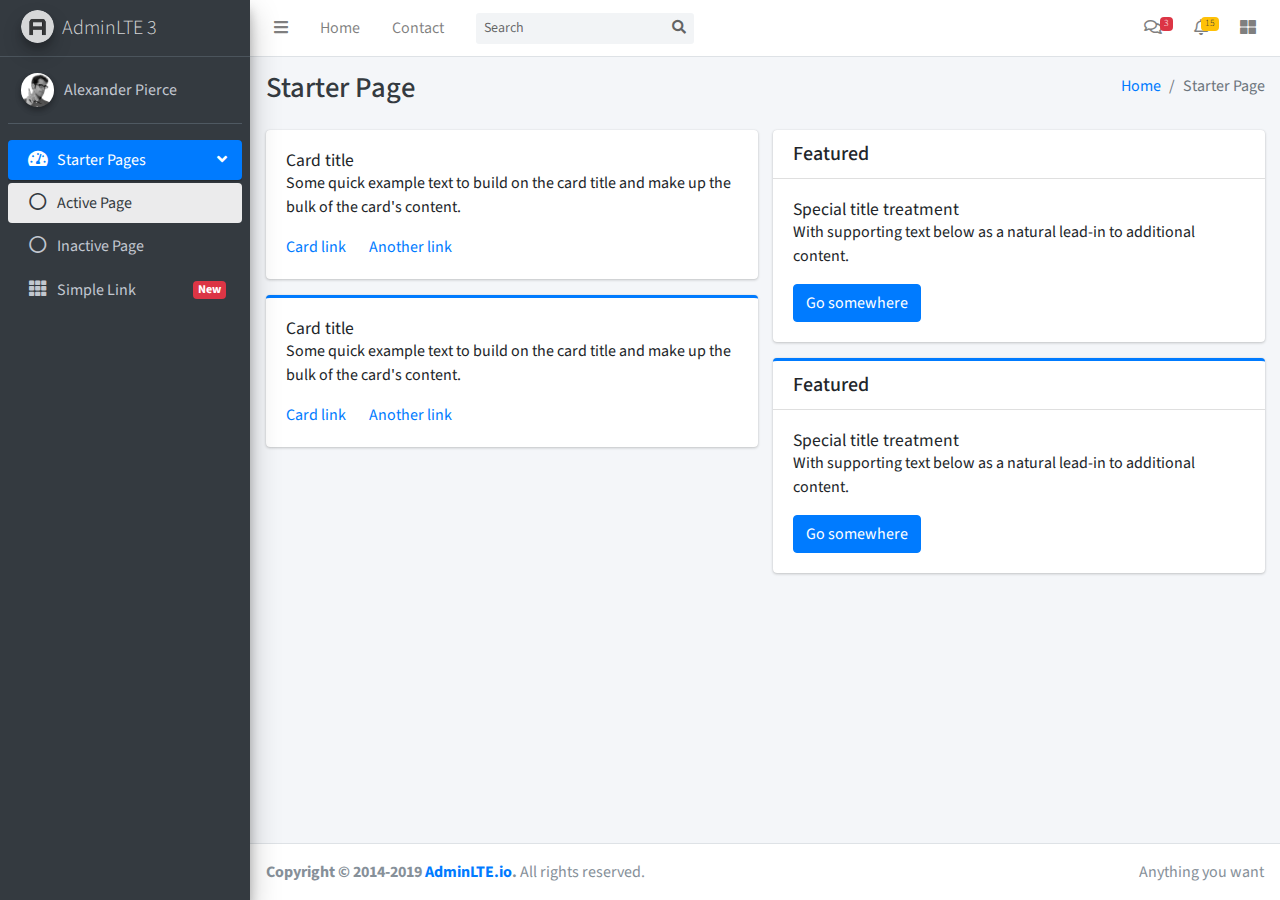
<file: static/admin-lte/starter.html>
<!DOCTYPE html>
<!--
This is a starter template page. Use this page to start your new project from
scratch. This page gets rid of all links and provides the needed markup only.
-->
<html lang="en">
<head>
  <meta charset="utf-8">
  <meta name="viewport" content="width=device-width, initial-scale=1">
  <meta http-equiv="x-ua-compatible" content="ie=edge">

  <title>AdminLTE 3 | Starter</title>

  <!-- Font Awesome Icons -->
  <link rel="stylesheet" href="plugins/fontawesome-free/css/all.min.css">
  <!-- Theme style -->
  <link rel="stylesheet" href="dist/css/adminlte.min.css">
  <!-- Google Font: Source Sans Pro -->
  <link href="https://fonts.googleapis.com/css?family=Source+Sans+Pro:300,400,400i,700" rel="stylesheet">
</head>
<body class="hold-transition sidebar-mini">
<div class="wrapper">

  <!-- Navbar -->
  <nav class="main-header navbar navbar-expand navbar-white navbar-light">
    <!-- Left navbar links -->
    <ul class="navbar-nav">
      <li class="nav-item">
        <a class="nav-link" data-widget="pushmenu" href="#" role="button"><i class="fas fa-bars"></i></a>
      </li>
      <li class="nav-item d-none d-sm-inline-block">
        <a href="index3.html" class="nav-link">Home</a>
      </li>
      <li class="nav-item d-none d-sm-inline-block">
        <a href="#" class="nav-link">Contact</a>
      </li>
    </ul>

    <!-- SEARCH FORM -->
    <form class="form-inline ml-3">
      <div class="input-group input-group-sm">
        <input class="form-control form-control-navbar" type="search" placeholder="Search" aria-label="Search">
        <div class="input-group-append">
          <button class="btn btn-navbar" type="submit">
            <i class="fas fa-search"></i>
          </button>
        </div>
      </div>
    </form>

    <!-- Right navbar links -->
    <ul class="navbar-nav ml-auto">
      <!-- Messages Dropdown Menu -->
      <li class="nav-item dropdown">
        <a class="nav-link" data-toggle="dropdown" href="#">
          <i class="far fa-comments"></i>
          <span class="badge badge-danger navbar-badge">3</span>
        </a>
        <div class="dropdown-menu dropdown-menu-lg dropdown-menu-right">
          <a href="#" class="dropdown-item">
            <!-- Message Start -->
            <div class="media">
              <img src="dist/img/user1-128x128.jpg" alt="User Avatar" class="img-size-50 mr-3 img-circle">
              <div class="media-body">
                <h3 class="dropdown-item-title">
                  Brad Diesel
                  <span class="float-right text-sm text-danger"><i class="fas fa-star"></i></span>
                </h3>
                <p class="text-sm">Call me whenever you can...</p>
                <p class="text-sm text-muted"><i class="far fa-clock mr-1"></i> 4 Hours Ago</p>
              </div>
            </div>
            <!-- Message End -->
          </a>
          <div class="dropdown-divider"></div>
          <a href="#" class="dropdown-item">
            <!-- Message Start -->
            <div class="media">
              <img src="dist/img/user8-128x128.jpg" alt="User Avatar" class="img-size-50 img-circle mr-3">
              <div class="media-body">
                <h3 class="dropdown-item-title">
                  John Pierce
                  <span class="float-right text-sm text-muted"><i class="fas fa-star"></i></span>
                </h3>
                <p class="text-sm">I got your message bro</p>
                <p class="text-sm text-muted"><i class="far fa-clock mr-1"></i> 4 Hours Ago</p>
              </div>
            </div>
            <!-- Message End -->
          </a>
          <div class="dropdown-divider"></div>
          <a href="#" class="dropdown-item">
            <!-- Message Start -->
            <div class="media">
              <img src="dist/img/user3-128x128.jpg" alt="User Avatar" class="img-size-50 img-circle mr-3">
              <div class="media-body">
                <h3 class="dropdown-item-title">
                  Nora Silvester
                  <span class="float-right text-sm text-warning"><i class="fas fa-star"></i></span>
                </h3>
                <p class="text-sm">The subject goes here</p>
                <p class="text-sm text-muted"><i class="far fa-clock mr-1"></i> 4 Hours Ago</p>
              </div>
            </div>
            <!-- Message End -->
          </a>
          <div class="dropdown-divider"></div>
          <a href="#" class="dropdown-item dropdown-footer">See All Messages</a>
        </div>
      </li>
      <!-- Notifications Dropdown Menu -->
      <li class="nav-item dropdown">
        <a class="nav-link" data-toggle="dropdown" href="#">
          <i class="far fa-bell"></i>
          <span class="badge badge-warning navbar-badge">15</span>
        </a>
        <div class="dropdown-menu dropdown-menu-lg dropdown-menu-right">
          <span class="dropdown-header">15 Notifications</span>
          <div class="dropdown-divider"></div>
          <a href="#" class="dropdown-item">
            <i class="fas fa-envelope mr-2"></i> 4 new messages
            <span class="float-right text-muted text-sm">3 mins</span>
          </a>
          <div class="dropdown-divider"></div>
          <a href="#" class="dropdown-item">
            <i class="fas fa-users mr-2"></i> 8 friend requests
            <span class="float-right text-muted text-sm">12 hours</span>
          </a>
          <div class="dropdown-divider"></div>
          <a href="#" class="dropdown-item">
            <i class="fas fa-file mr-2"></i> 3 new reports
            <span class="float-right text-muted text-sm">2 days</span>
          </a>
          <div class="dropdown-divider"></div>
          <a href="#" class="dropdown-item dropdown-footer">See All Notifications</a>
        </div>
      </li>
      <li class="nav-item">
        <a class="nav-link" data-widget="control-sidebar" data-slide="true" href="#" role="button"><i
            class="fas fa-th-large"></i></a>
      </li>
    </ul>
  </nav>
  <!-- /.navbar -->

  <!-- Main Sidebar Container -->
  <aside class="main-sidebar sidebar-dark-primary elevation-4">
    <!-- Brand Logo -->
    <a href="index3.html" class="brand-link">
      <img src="dist/img/AdminLTELogo.png" alt="AdminLTE Logo" class="brand-image img-circle elevation-3"
           style="opacity: .8">
      <span class="brand-text font-weight-light">AdminLTE 3</span>
    </a>

    <!-- Sidebar -->
    <div class="sidebar">
      <!-- Sidebar user panel (optional) -->
      <div class="user-panel mt-3 pb-3 mb-3 d-flex">
        <div class="image">
          <img src="dist/img/user2-160x160.jpg" class="img-circle elevation-2" alt="User Image">
        </div>
        <div class="info">
          <a href="#" class="d-block">Alexander Pierce</a>
        </div>
      </div>

      <!-- Sidebar Menu -->
      <nav class="mt-2">
        <ul class="nav nav-pills nav-sidebar flex-column" data-widget="treeview" role="menu" data-accordion="false">
          <!-- Add icons to the links using the .nav-icon class
               with font-awesome or any other icon font library -->
          <li class="nav-item has-treeview menu-open">
            <a href="#" class="nav-link active">
              <i class="nav-icon fas fa-tachometer-alt"></i>
              <p>
                Starter Pages
                <i class="right fas fa-angle-left"></i>
              </p>
            </a>
            <ul class="nav nav-treeview">
              <li class="nav-item">
                <a href="#" class="nav-link active">
                  <i class="far fa-circle nav-icon"></i>
                  <p>Active Page</p>
                </a>
              </li>
              <li class="nav-item">
                <a href="#" class="nav-link">
                  <i class="far fa-circle nav-icon"></i>
                  <p>Inactive Page</p>
                </a>
              </li>
            </ul>
          </li>
          <li class="nav-item">
            <a href="#" class="nav-link">
              <i class="nav-icon fas fa-th"></i>
              <p>
                Simple Link
                <span class="right badge badge-danger">New</span>
              </p>
            </a>
          </li>
        </ul>
      </nav>
      <!-- /.sidebar-menu -->
    </div>
    <!-- /.sidebar -->
  </aside>

  <!-- Content Wrapper. Contains page content -->
  <div class="content-wrapper">
    <!-- Content Header (Page header) -->
    <div class="content-header">
      <div class="container-fluid">
        <div class="row mb-2">
          <div class="col-sm-6">
            <h1 class="m-0 text-dark">Starter Page</h1>
          </div><!-- /.col -->
          <div class="col-sm-6">
            <ol class="breadcrumb float-sm-right">
              <li class="breadcrumb-item"><a href="#">Home</a></li>
              <li class="breadcrumb-item active">Starter Page</li>
            </ol>
          </div><!-- /.col -->
        </div><!-- /.row -->
      </div><!-- /.container-fluid -->
    </div>
    <!-- /.content-header -->

    <!-- Main content -->
    <div class="content">
      <div class="container-fluid">
        <div class="row">
          <div class="col-lg-6">
            <div class="card">
              <div class="card-body">
                <h5 class="card-title">Card title</h5>

                <p class="card-text">
                  Some quick example text to build on the card title and make up the bulk of the card's
                  content.
                </p>

                <a href="#" class="card-link">Card link</a>
                <a href="#" class="card-link">Another link</a>
              </div>
            </div>

            <div class="card card-primary card-outline">
              <div class="card-body">
                <h5 class="card-title">Card title</h5>

                <p class="card-text">
                  Some quick example text to build on the card title and make up the bulk of the card's
                  content.
                </p>
                <a href="#" class="card-link">Card link</a>
                <a href="#" class="card-link">Another link</a>
              </div>
            </div><!-- /.card -->
          </div>
          <!-- /.col-md-6 -->
          <div class="col-lg-6">
            <div class="card">
              <div class="card-header">
                <h5 class="m-0">Featured</h5>
              </div>
              <div class="card-body">
                <h6 class="card-title">Special title treatment</h6>

                <p class="card-text">With supporting text below as a natural lead-in to additional content.</p>
                <a href="#" class="btn btn-primary">Go somewhere</a>
              </div>
            </div>

            <div class="card card-primary card-outline">
              <div class="card-header">
                <h5 class="m-0">Featured</h5>
              </div>
              <div class="card-body">
                <h6 class="card-title">Special title treatment</h6>

                <p class="card-text">With supporting text below as a natural lead-in to additional content.</p>
                <a href="#" class="btn btn-primary">Go somewhere</a>
              </div>
            </div>
          </div>
          <!-- /.col-md-6 -->
        </div>
        <!-- /.row -->
      </div><!-- /.container-fluid -->
    </div>
    <!-- /.content -->
  </div>
  <!-- /.content-wrapper -->

  <!-- Control Sidebar -->
  <aside class="control-sidebar control-sidebar-dark">
    <!-- Control sidebar content goes here -->
    <div class="p-3">
      <h5>Title</h5>
      <p>Sidebar content</p>
    </div>
  </aside>
  <!-- /.control-sidebar -->

  <!-- Main Footer -->
  <footer class="main-footer">
    <!-- To the right -->
    <div class="float-right d-none d-sm-inline">
      Anything you want
    </div>
    <!-- Default to the left -->
    <strong>Copyright &copy; 2014-2019 <a href="https://adminlte.io">AdminLTE.io</a>.</strong> All rights reserved.
  </footer>
</div>
<!-- ./wrapper -->

<!-- REQUIRED SCRIPTS -->

<!-- jQuery -->
<script src="plugins/jquery/jquery.min.js"></script>
<!-- Bootstrap 4 -->
<script src="plugins/bootstrap/js/bootstrap.bundle.min.js"></script>
<!-- AdminLTE App -->
<script src="dist/js/adminlte.min.js"></script>
</body>
</html>
</file>
<file: static/admin-lte/plugins/daterangepicker/daterangepicker.css>
.daterangepicker {
  position: absolute;
  color: inherit;
  background-color: #fff;
  border-radius: 4px;
  border: 1px solid #ddd;
  width: 278px;
  max-width: none;
  padding: 0;
  margin-top: 7px;
  top: 100px;
  left: 20px;
  z-index: 3001;
  display: none;
  font-family: arial;
  font-size: 15px;
  line-height: 1em;
}

.daterangepicker:before, .daterangepicker:after {
  position: absolute;
  display: inline-block;
  border-bottom-color: rgba(0, 0, 0, 0.2);
  content: '';
}

.daterangepicker:before {
  top: -7px;
  border-right: 7px solid transparent;
  border-left: 7px solid transparent;
  border-bottom: 7px solid #ccc;
}

.daterangepicker:after {
  top: -6px;
  border-right: 6px solid transparent;
  border-bottom: 6px solid #fff;
  border-left: 6px solid transparent;
}

.daterangepicker.opensleft:before {
  right: 9px;
}

.daterangepicker.opensleft:after {
  right: 10px;
}

.daterangepicker.openscenter:before {
  left: 0;
  right: 0;
  width: 0;
  margin-left: auto;
  margin-right: auto;
}

.daterangepicker.openscenter:after {
  left: 0;
  right: 0;
  width: 0;
  margin-left: auto;
  margin-right: auto;
}

.daterangepicker.opensright:before {
  left: 9px;
}

.daterangepicker.opensright:after {
  left: 10px;
}

.daterangepicker.drop-up {
  margin-top: -7px;
}

.daterangepicker.drop-up:before {
  top: initial;
  bottom: -7px;
  border-bottom: initial;
  border-top: 7px solid #ccc;
}

.daterangepicker.drop-up:after {
  top: initial;
  bottom: -6px;
  border-bottom: initial;
  border-top: 6px solid #fff;
}

.daterangepicker.single .daterangepicker .ranges, .daterangepicker.single .drp-calendar {
  float: none;
}

.daterangepicker.single .drp-selected {
  display: none;
}

.daterangepicker.show-calendar .drp-calendar {
  display: block;
}

.daterangepicker.show-calendar .drp-buttons {
  display: block;
}

.daterangepicker.auto-apply .drp-buttons {
  display: none;
}

.daterangepicker .drp-calendar {
  display: none;
  max-width: 270px;
}

.daterangepicker .drp-calendar.left {
  padding: 8px 0 8px 8px;
}

.daterangepicker .drp-calendar.right {
  padding: 8px;
}

.daterangepicker .drp-calendar.single .calendar-table {
  border: none;
}

.daterangepicker .calendar-table .next span, .daterangepicker .calendar-table .prev span {
  color: #fff;
  border: solid black;
  border-width: 0 2px 2px 0;
  border-radius: 0;
  display: inline-block;
  padding: 3px;
}

.daterangepicker .calendar-table .next span {
  transform: rotate(-45deg);
  -webkit-transform: rotate(-45deg);
}

.daterangepicker .calendar-table .prev span {
  transform: rotate(135deg);
  -webkit-transform: rotate(135deg);
}

.daterangepicker .calendar-table th, .daterangepicker .calendar-table td {
  white-space: nowrap;
  text-align: center;
  vertical-align: middle;
  min-width: 32px;
  width: 32px;
  height: 24px;
  line-height: 24px;
  font-size: 12px;
  border-radius: 4px;
  border: 1px solid transparent;
  white-space: nowrap;
  cursor: pointer;
}

.daterangepicker .calendar-table {
  border: 1px solid #fff;
  border-radius: 4px;
  background-color: #fff;
}

.daterangepicker .calendar-table table {
  width: 100%;
  margin: 0;
  border-spacing: 0;
  border-collapse: collapse;
}

.daterangepicker td.available:hover, .daterangepicker th.available:hover {
  background-color: #eee;
  border-color: transparent;
  color: inherit;
}

.daterangepicker td.week, .daterangepicker th.week {
  font-size: 80%;
  color: #ccc;
}

.daterangepicker td.off, .daterangepicker td.off.in-range, .daterangepicker td.off.start-date, .daterangepicker td.off.end-date {
  background-color: #fff;
  border-color: transparent;
  color: #999;
}

.daterangepicker td.in-range {
  background-color: #ebf4f8;
  border-color: transparent;
  color: #000;
  border-radius: 0;
}

.daterangepicker td.start-date {
  border-radius: 4px 0 0 4px;
}

.daterangepicker td.end-date {
  border-radius: 0 4px 4px 0;
}

.daterangepicker td.start-date.end-date {
  border-radius: 4px;
}

.daterangepicker td.active, .daterangepicker td.active:hover {
  background-color: #357ebd;
  border-color: transparent;
  color: #fff;
}

.daterangepicker th.month {
  width: auto;
}

.daterangepicker td.disabled, .daterangepicker option.disabled {
  color: #999;
  cursor: not-allowed;
  text-decoration: line-through;
}

.daterangepicker select.monthselect, .daterangepicker select.yearselect {
  font-size: 12px;
  padding: 1px;
  height: auto;
  margin: 0;
  cursor: default;
}

.daterangepicker select.monthselect {
  margin-right: 2%;
  width: 56%;
}

.daterangepicker select.yearselect {
  width: 40%;
}

.daterangepicker select.hourselect, .daterangepicker select.minuteselect, .daterangepicker select.secondselect, .daterangepicker select.ampmselect {
  width: 50px;
  margin: 0 auto;
  background: #eee;
  border: 1px solid #eee;
  padding: 2px;
  outline: 0;
  font-size: 12px;
}

.daterangepicker .calendar-time {
  text-align: center;
  margin: 4px auto 0 auto;
  line-height: 30px;
  position: relative;
}

.daterangepicker .calendar-time select.disabled {
  color: #ccc;
  cursor: not-allowed;
}

.daterangepicker .drp-buttons {
  clear: both;
  text-align: right;
  padding: 8px;
  border-top: 1px solid #ddd;
  display: none;
  line-height: 12px;
  vertical-align: middle;
}

.daterangepicker .drp-selected {
  display: inline-block;
  font-size: 12px;
  padding-right: 8px;
}

.daterangepicker .drp-buttons .btn {
  margin-left: 8px;
  font-size: 12px;
  font-weight: bold;
  padding: 4px 8px;
}

.daterangepicker.show-ranges.single.rtl .drp-calendar.left {
  border-right: 1px solid #ddd;
}

.daterangepicker.show-ranges.single.ltr .drp-calendar.left {
  border-left: 1px solid #ddd;
}

.daterangepicker.show-ranges.rtl .drp-calendar.right {
  border-right: 1px solid #ddd;
}

.daterangepicker.show-ranges.ltr .drp-calendar.left {
  border-left: 1px solid #ddd;
}

.daterangepicker .ranges {
  float: none;
  text-align: left;
  margin: 0;
}

.daterangepicker.show-calendar .ranges {
  margin-top: 8px;
}

.daterangepicker .ranges ul {
  list-style: none;
  margin: 0 auto;
  padding: 0;
  width: 100%;
}

.daterangepicker .ranges li {
  font-size: 12px;
  padding: 8px 12px;
  cursor: pointer;
}

.daterangepicker .ranges li:hover {
  background-color: #eee;
}

.daterangepicker .ranges li.active {
  background-color: #08c;
  color: #fff;
}

/*  Larger Screen Styling */
@media (min-width: 564px) {
  .daterangepicker {
    width: auto;
  }

  .daterangepicker .ranges ul {
    width: 140px;
  }

  .daterangepicker.single .ranges ul {
    width: 100%;
  }

  .daterangepicker.single .drp-calendar.left {
    clear: none;
  }

  .daterangepicker.single .ranges, .daterangepicker.single .drp-calendar {
    float: left;
  }

  .daterangepicker {
    direction: ltr;
    text-align: left;
  }

  .daterangepicker .drp-calendar.left {
    clear: left;
    margin-right: 0;
  }

  .daterangepicker .drp-calendar.left .calendar-table {
    border-right: none;
    border-top-right-radius: 0;
    border-bottom-right-radius: 0;
  }

  .daterangepicker .drp-calendar.right {
    margin-left: 0;
  }

  .daterangepicker .drp-calendar.right .calendar-table {
    border-left: none;
    border-top-left-radius: 0;
    border-bottom-left-radius: 0;
  }

  .daterangepicker .drp-calendar.left .calendar-table {
    padding-right: 8px;
  }

  .daterangepicker .ranges, .daterangepicker .drp-calendar {
    float: left;
  }
}

@media (min-width: 730px) {
  .daterangepicker .ranges {
    width: auto;
  }

  .daterangepicker .ranges {
    float: left;
  }

  .daterangepicker.rtl .ranges {
    float: right;
  }

  .daterangepicker .drp-calendar.left {
    clear: none !important;
  }
}
</file>
<file: static/admin-lte/plugins/summernote/summernote-bs4.css>
/*!
 * 
 * Super simple wysiwyg editor v0.8.16
 * https://summernote.org
 * 
 * 
 * Copyright 2013- Alan Hong. and other contributors
 * summernote may be freely distributed under the MIT license.
 * 
 * Date: 2020-02-19T09:12Z
 * 
 */
@font-face {
  font-family: "summernote";
  font-style: normal;
  font-weight: 400;
  font-display: auto;
  src: url(font/summernote.eot);
  src: url(font/summernote.eot?#iefix) format("embedded-opentype"), url(font/summernote.woff2) format("woff2"), url(font/summernote.woff) format("woff"), url(font/summernote.ttf) format("truetype");}


[class^="note-icon"]:before,
[class*=" note-icon"]:before {
  display: inline-block;
  font-family: summernote;
  font-style: normal;
  font-size: inherit;
  text-decoration: inherit;
  text-rendering: auto;
  text-transform: none;
  vertical-align: middle;
  -moz-osx-font-smoothing: grayscale;
  -webkit-font-smoothing: antialiased;
  speak: none;
}


.note-icon-fw {
  text-align: center;
  width: 1.25em;
}

.note-icon-border {
  border: solid 0.08em #eee;
  border-radius: 0.1em;
  padding: 0.2em 0.25em 0.15em;
}

.note-icon-pull-left {
  float: left;
}

.note-icon-pull-right {
  float: right;
}

.note-icon.note-icon-pull-left {
  margin-right: 0.3em;
}

.note-icon.note-icon-pull-right {
  margin-left: 0.3em;
}


.note-icon-align::before {
  content: "\ea01";
}

.note-icon-align-center::before {
  content: "\ea02";
}

.note-icon-align-indent::before {
  content: "\ea03";
}

.note-icon-align-justify::before {
  content: "\ea04";
}

.note-icon-align-left::before {
  content: "\ea05";
}

.note-icon-align-outdent::before {
  content: "\ea06";
}

.note-icon-align-right::before {
  content: "\ea07";
}

.note-icon-arrow-circle-down::before {
  content: "\ea08";
}

.note-icon-arrow-circle-left::before {
  content: "\ea09";
}

.note-icon-arrow-circle-right::before {
  content: "\ea0a";
}

.note-icon-arrow-circle-up::before {
  content: "\ea0b";
}

.note-icon-arrows-alt::before {
  content: "\ea0c";
}

.note-icon-arrows-h::before {
  content: "\ea0d";
}

.note-icon-arrows-v::before {
  content: "\ea0e";
}

.note-icon-bold::before {
  content: "\ea0f";
}

.note-icon-caret::before {
  content: "\ea10";
}

.note-icon-chain-broken::before {
  content: "\ea11";
}

.note-icon-circle::before {
  content: "\ea12";
}

.note-icon-close::before {
  content: "\ea13";
}

.note-icon-code::before {
  content: "\ea14";
}

.note-icon-col-after::before {
  content: "\ea15";
}

.note-icon-col-before::before {
  content: "\ea16";
}

.note-icon-col-remove::before {
  content: "\ea17";
}

.note-icon-eraser::before {
  content: "\ea18";
}

.note-icon-float-left::before {
  content: "\ea19";
}

.note-icon-float-none::before {
  content: "\ea1a";
}

.note-icon-float-right::before {
  content: "\ea1b";
}

.note-icon-font::before {
  content: "\ea1c";
}

.note-icon-frame::before {
  content: "\ea1d";
}

.note-icon-italic::before {
  content: "\ea1e";
}

.note-icon-link::before {
  content: "\ea1f";
}

.note-icon-magic::before {
  content: "\ea20";
}

.note-icon-menu-check::before {
  content: "\ea21";
}

.note-icon-minus::before {
  content: "\ea22";
}

.note-icon-orderedlist::before {
  content: "\ea23";
}

.note-icon-pencil::before {
  content: "\ea24";
}

.note-icon-picture::before {
  content: "\ea25";
}

.note-icon-question::before {
  content: "\ea26";
}

.note-icon-redo::before {
  content: "\ea27";
}

.note-icon-rollback::before {
  content: "\ea28";
}

.note-icon-row-above::before {
  content: "\ea29";
}

.note-icon-row-below::before {
  content: "\ea2a";
}

.note-icon-row-remove::before {
  content: "\ea2b";
}

.note-icon-special-character::before {
  content: "\ea2c";
}

.note-icon-square::before {
  content: "\ea2d";
}

.note-icon-strikethrough::before {
  content: "\ea2e";
}

.note-icon-subscript::before {
  content: "\ea2f";
}

.note-icon-summernote::before {
  content: "\ea30";
}

.note-icon-superscript::before {
  content: "\ea31";
}

.note-icon-table::before {
  content: "\ea32";
}

.note-icon-text-height::before {
  content: "\ea33";
}

.note-icon-trash::before {
  content: "\ea34";
}

.note-icon-underline::before {
  content: "\ea35";
}

.note-icon-undo::before {
  content: "\ea36";
}

.note-icon-unorderedlist::before {
  content: "\ea37";
}

.note-icon-video::before {
  content: "\ea38";
}


.note-editor{position:relative}.note-editor .note-dropzone{position:absolute;display:none;z-index:100;color:#87cefa;background-color:#fff;opacity:.95}.note-editor .note-dropzone .note-dropzone-message{display:table-cell;vertical-align:middle;text-align:center;font-size:28px;font-weight:700}.note-editor .note-dropzone.hover{color:#098ddf}.note-editor.dragover .note-dropzone{display:table}.note-editor .note-editing-area{position:relative}.note-editor .note-editing-area .note-editable{outline:none}.note-editor .note-editing-area .note-editable sup{vertical-align:super}.note-editor .note-editing-area .note-editable sub{vertical-align:sub}.note-editor .note-editing-area .note-editable img.note-float-left{margin-right:10px}.note-editor .note-editing-area .note-editable img.note-float-right{margin-left:10px}.note-editor.note-frame,.note-editor.note-airframe{border:1px solid #a9a9a9}.note-editor.note-frame.codeview .note-editing-area .note-editable,.note-editor.note-airframe.codeview .note-editing-area .note-editable{display:none}.note-editor.note-frame.codeview .note-editing-area .note-codable,.note-editor.note-airframe.codeview .note-editing-area .note-codable{display:block}.note-editor.note-frame .note-editing-area,.note-editor.note-airframe .note-editing-area{overflow:hidden}.note-editor.note-frame .note-editing-area .note-editable,.note-editor.note-airframe .note-editing-area .note-editable{background-color:#fff;color:#000;padding:10px;overflow:auto;word-wrap:break-word}.note-editor.note-frame .note-editing-area .note-editable[contenteditable=false],.note-editor.note-airframe .note-editing-area .note-editable[contenteditable=false]{background-color:#e5e5e5}.note-editor.note-frame .note-editing-area .note-codable,.note-editor.note-airframe .note-editing-area .note-codable{display:none;width:100%;padding:10px;border:none;box-shadow:none;font-family:Menlo,Monaco,monospace,sans-serif;font-size:14px;color:#ccc;background-color:#222;resize:none;outline:none;-ms-box-sizing:border-box;box-sizing:border-box;border-radius:0;margin-bottom:0}.note-editor.note-frame.fullscreen,.note-editor.note-airframe.fullscreen{position:fixed;top:0;left:0;width:100% !important;z-index:1050}.note-editor.note-frame.fullscreen .note-editable,.note-editor.note-airframe.fullscreen .note-editable{background-color:#fff}.note-editor.note-frame.fullscreen .note-resizebar,.note-editor.note-airframe.fullscreen .note-resizebar{display:none}.note-editor.note-frame .note-status-output,.note-editor.note-airframe .note-status-output{display:block;width:100%;font-size:14px;line-height:1.42857143;height:20px;margin-bottom:0;color:#000;border:0;border-top:1px solid #e2e2e2}.note-editor.note-frame .note-status-output:empty,.note-editor.note-airframe .note-status-output:empty{height:0;border-top:0 solid transparent}.note-editor.note-frame .note-status-output .pull-right,.note-editor.note-airframe .note-status-output .pull-right{float:right !important}.note-editor.note-frame .note-status-output .text-muted,.note-editor.note-airframe .note-status-output .text-muted{color:#777}.note-editor.note-frame .note-status-output .text-primary,.note-editor.note-airframe .note-status-output .text-primary{color:#286090}.note-editor.note-frame .note-status-output .text-success,.note-editor.note-airframe .note-status-output .text-success{color:#3c763d}.note-editor.note-frame .note-status-output .text-info,.note-editor.note-airframe .note-status-output .text-info{color:#31708f}.note-editor.note-frame .note-status-output .text-warning,.note-editor.note-airframe .note-status-output .text-warning{color:#8a6d3b}.note-editor.note-frame .note-status-output .text-danger,.note-editor.note-airframe .note-status-output .text-danger{color:#a94442}.note-editor.note-frame .note-status-output .alert,.note-editor.note-airframe .note-status-output .alert{margin:-7px 0 0 0;padding:7px 10px 2px 10px;border-radius:0;color:#000;background-color:#f5f5f5}.note-editor.note-frame .note-status-output .alert .note-icon,.note-editor.note-airframe .note-status-output .alert .note-icon{margin-right:5px}.note-editor.note-frame .note-status-output .alert-success,.note-editor.note-airframe .note-status-output .alert-success{color:#3c763d !important;background-color:#dff0d8 !important}.note-editor.note-frame .note-status-output .alert-info,.note-editor.note-airframe .note-status-output .alert-info{color:#31708f !important;background-color:#d9edf7 !important}.note-editor.note-frame .note-status-output .alert-warning,.note-editor.note-airframe .note-status-output .alert-warning{color:#8a6d3b !important;background-color:#fcf8e3 !important}.note-editor.note-frame .note-status-output .alert-danger,.note-editor.note-airframe .note-status-output .alert-danger{color:#a94442 !important;background-color:#f2dede !important}.note-editor.note-frame .note-statusbar,.note-editor.note-airframe .note-statusbar{background-color:#f5f5f5;border-bottom-left-radius:4px;border-bottom-right-radius:4px;border-top:1px solid #ddd}.note-editor.note-frame .note-statusbar .note-resizebar,.note-editor.note-airframe .note-statusbar .note-resizebar{padding-top:1px;height:9px;width:100%;cursor:ns-resize}.note-editor.note-frame .note-statusbar .note-resizebar .note-icon-bar,.note-editor.note-airframe .note-statusbar .note-resizebar .note-icon-bar{width:20px;margin:1px auto;border-top:1px solid #a9a9a9}.note-editor.note-frame .note-statusbar.locked .note-resizebar,.note-editor.note-airframe .note-statusbar.locked .note-resizebar{cursor:default}.note-editor.note-frame .note-statusbar.locked .note-resizebar .note-icon-bar,.note-editor.note-airframe .note-statusbar.locked .note-resizebar .note-icon-bar{display:none}.note-editor.note-frame .note-placeholder,.note-editor.note-airframe .note-placeholder{padding:10px}.note-editor.note-airframe{border:0}.note-editor.note-airframe .note-editing-area .note-editable{padding:0}.note-popover.popover{display:none;max-width:none}.note-popover.popover .popover-content a{display:inline-block;max-width:200px;overflow:hidden;text-overflow:ellipsis;white-space:nowrap;vertical-align:middle}.note-popover.popover .arrow{left:20px !important}.note-toolbar{position:relative}.note-popover .popover-content,.note-toolbar{margin:0;padding:0 0 5px 5px}.note-popover .popover-content>.note-btn-group,.note-toolbar>.note-btn-group{margin-top:5px;margin-left:0;margin-right:5px}.note-popover .popover-content .note-btn-group .note-table,.note-toolbar .note-btn-group .note-table{min-width:0;padding:5px}.note-popover .popover-content .note-btn-group .note-table .note-dimension-picker,.note-toolbar .note-btn-group .note-table .note-dimension-picker{font-size:18px}.note-popover .popover-content .note-btn-group .note-table .note-dimension-picker .note-dimension-picker-mousecatcher,.note-toolbar .note-btn-group .note-table .note-dimension-picker .note-dimension-picker-mousecatcher{position:absolute !important;z-index:3;width:10em;height:10em;cursor:pointer}.note-popover .popover-content .note-btn-group .note-table .note-dimension-picker .note-dimension-picker-unhighlighted,.note-toolbar .note-btn-group .note-table .note-dimension-picker .note-dimension-picker-unhighlighted{position:relative !important;z-index:1;width:5em;height:5em;background:url("[data-uri]") repeat}.note-popover .popover-content .note-btn-group .note-table .note-dimension-picker .note-dimension-picker-highlighted,.note-toolbar .note-btn-group .note-table .note-dimension-picker .note-dimension-picker-highlighted{position:absolute !important;z-index:2;width:1em;height:1em;background:url("[data-uri]") repeat}.note-popover .popover-content .note-style .dropdown-style blockquote,.note-popover .popover-content .note-style .dropdown-style pre,.note-toolbar .note-style .dropdown-style blockquote,.note-toolbar .note-style .dropdown-style pre{margin:0;padding:5px 10px}.note-popover .popover-content .note-style .dropdown-style h1,.note-popover .popover-content .note-style .dropdown-style h2,.note-popover .popover-content .note-style .dropdown-style h3,.note-popover .popover-content .note-style .dropdown-style h4,.note-popover .popover-content .note-style .dropdown-style h5,.note-popover .popover-content .note-style .dropdown-style h6,.note-popover .popover-content .note-style .dropdown-style p,.note-toolbar .note-style .dropdown-style h1,.note-toolbar .note-style .dropdown-style h2,.note-toolbar .note-style .dropdown-style h3,.note-toolbar .note-style .dropdown-style h4,.note-toolbar .note-style .dropdown-style h5,.note-toolbar .note-style .dropdown-style h6,.note-toolbar .note-style .dropdown-style p{margin:0;padding:0}.note-popover .popover-content .note-color-all .note-dropdown-menu,.note-toolbar .note-color-all .note-dropdown-menu{min-width:337px}.note-popover .popover-content .note-color .dropdown-toggle,.note-toolbar .note-color .dropdown-toggle{width:20px;padding-left:5px}.note-popover .popover-content .note-color .note-dropdown-menu .note-palette,.note-toolbar .note-color .note-dropdown-menu .note-palette{display:inline-block;margin:0;width:160px}.note-popover .popover-content .note-color .note-dropdown-menu .note-palette:first-child,.note-toolbar .note-color .note-dropdown-menu .note-palette:first-child{margin:0 5px}.note-popover .popover-content .note-color .note-dropdown-menu .note-palette .note-palette-title,.note-toolbar .note-color .note-dropdown-menu .note-palette .note-palette-title{font-size:12px;margin:2px 7px;text-align:center;border-bottom:1px solid #eee}.note-popover .popover-content .note-color .note-dropdown-menu .note-palette .note-color-reset,.note-popover .popover-content .note-color .note-dropdown-menu .note-palette .note-color-select,.note-toolbar .note-color .note-dropdown-menu .note-palette .note-color-reset,.note-toolbar .note-color .note-dropdown-menu .note-palette .note-color-select{font-size:11px;margin:3px;padding:0 3px;cursor:pointer;width:100%;border-radius:5px}.note-popover .popover-content .note-color .note-dropdown-menu .note-palette .note-color-reset:hover,.note-popover .popover-content .note-color .note-dropdown-menu .note-palette .note-color-select:hover,.note-toolbar .note-color .note-dropdown-menu .note-palette .note-color-reset:hover,.note-toolbar .note-color .note-dropdown-menu .note-palette .note-color-select:hover{background:#eee}.note-popover .popover-content .note-color .note-dropdown-menu .note-palette .note-color-row,.note-toolbar .note-color .note-dropdown-menu .note-palette .note-color-row{height:20px}.note-popover .popover-content .note-color .note-dropdown-menu .note-palette .note-color-select-btn,.note-toolbar .note-color .note-dropdown-menu .note-palette .note-color-select-btn{display:none}.note-popover .popover-content .note-color .note-dropdown-menu .note-palette .note-holder-custom .note-color-btn,.note-toolbar .note-color .note-dropdown-menu .note-palette .note-holder-custom .note-color-btn{border:1px solid #eee}.note-popover .popover-content .note-para .note-dropdown-menu,.note-toolbar .note-para .note-dropdown-menu{min-width:216px;padding:5px}.note-popover .popover-content .note-para .note-dropdown-menu>div:first-child,.note-toolbar .note-para .note-dropdown-menu>div:first-child{margin-right:5px}.note-popover .popover-content .note-dropdown-menu,.note-toolbar .note-dropdown-menu{min-width:160px}.note-popover .popover-content .note-dropdown-menu.right,.note-toolbar .note-dropdown-menu.right{right:0;left:auto}.note-popover .popover-content .note-dropdown-menu.right::before,.note-toolbar .note-dropdown-menu.right::before{right:9px;left:auto !important}.note-popover .popover-content .note-dropdown-menu.right::after,.note-toolbar .note-dropdown-menu.right::after{right:10px;left:auto !important}.note-popover .popover-content .note-dropdown-menu.note-check a i,.note-toolbar .note-dropdown-menu.note-check a i{color:#00bfff;visibility:hidden}.note-popover .popover-content .note-dropdown-menu.note-check a.checked i,.note-toolbar .note-dropdown-menu.note-check a.checked i{visibility:visible}.note-popover .popover-content .note-fontsize-10,.note-toolbar .note-fontsize-10{font-size:10px}.note-popover .popover-content .note-color-palette,.note-toolbar .note-color-palette{line-height:1}.note-popover .popover-content .note-color-palette div .note-color-btn,.note-toolbar .note-color-palette div .note-color-btn{width:20px;height:20px;padding:0;margin:0;border:1px solid #fff}.note-popover .popover-content .note-color-palette div .note-color-btn:hover,.note-toolbar .note-color-palette div .note-color-btn:hover{border:1px solid #000}.note-modal .modal-dialog{outline:0;border-radius:5px;box-shadow:0 3px 9px rgba(0,0,0,.5)}.note-modal .form-group{margin-left:0;margin-right:0}.note-modal .note-modal-form{margin:0}.note-modal .note-image-dialog .note-dropzone{min-height:100px;font-size:30px;line-height:4;color:#d3d3d3;text-align:center;border:4px dashed #d3d3d3;margin-bottom:10px}@-moz-document url-prefix(){.note-modal .note-image-input{height:auto}}.note-placeholder{position:absolute;display:none;color:gray}.note-handle .note-control-selection{position:absolute;display:none;border:1px solid #000}.note-handle .note-control-selection>div{position:absolute}.note-handle .note-control-selection .note-control-selection-bg{width:100%;height:100%;background-color:#000;-webkit-opacity:.3;-khtml-opacity:.3;-moz-opacity:.3;opacity:.3;-ms-filter:progid:DXImageTransform.Microsoft.Alpha(opacity=30);filter:alpha(opacity=30)}.note-handle .note-control-selection .note-control-handle,.note-handle .note-control-selection .note-control-sizing,.note-handle .note-control-selection .note-control-holder{width:7px;height:7px;border:1px solid #000}.note-handle .note-control-selection .note-control-sizing{background-color:#000}.note-handle .note-control-selection .note-control-nw{top:-5px;left:-5px;border-right:none;border-bottom:none}.note-handle .note-control-selection .note-control-ne{top:-5px;right:-5px;border-bottom:none;border-left:none}.note-handle .note-control-selection .note-control-sw{bottom:-5px;left:-5px;border-top:none;border-right:none}.note-handle .note-control-selection .note-control-se{right:-5px;bottom:-5px;cursor:se-resize}.note-handle .note-control-selection .note-control-se.note-control-holder{cursor:default;border-top:none;border-left:none}.note-handle .note-control-selection .note-control-selection-info{right:0;bottom:0;padding:5px;margin:5px;color:#fff;background-color:#000;font-size:12px;border-radius:5px;-webkit-opacity:.7;-khtml-opacity:.7;-moz-opacity:.7;opacity:.7;-ms-filter:progid:DXImageTransform.Microsoft.Alpha(opacity=70);filter:alpha(opacity=70)}.note-hint-popover{min-width:100px;padding:2px}.note-hint-popover .popover-content{padding:3px;max-height:150px;overflow:auto}.note-hint-popover .popover-content .note-hint-group .note-hint-item{display:block !important;padding:3px}.note-hint-popover .popover-content .note-hint-group .note-hint-item.active,.note-hint-popover .popover-content .note-hint-group .note-hint-item:hover{display:block;clear:both;font-weight:400;line-height:1.4;color:#fff;white-space:nowrap;text-decoration:none;background-color:#428bca;outline:0;cursor:pointer}.note-toolbar .note-btn{background:#fff;border-color:#dae0e5;padding:.28rem .65rem;font-size:13px}
</file>
<file: static/admin-lte/plugins/jqvmap/jqvmap.min.css>
.jqvmap-label,.jqvmap-pin{pointer-events:none}.jqvmap-label{position:absolute;display:none;-webkit-border-radius:3px;-moz-border-radius:3px;border-radius:3px;background:#292929;color:#fff;font-family:sans-serif,Verdana;font-size:smaller;padding:3px}.jqvmap-zoomin,.jqvmap-zoomout{position:absolute;left:10px;-webkit-border-radius:3px;-moz-border-radius:3px;border-radius:3px;background:#000;padding:3px;color:#fff;width:10px;height:10px;cursor:pointer;line-height:10px;text-align:center}.jqvmap-zoomin{top:10px}.jqvmap-zoomout{top:30px}.jqvmap-region{cursor:pointer}.jqvmap-ajax_response{width:100%;height:500px}
</file>
<file: static/admin-lte/plugins/overlayScrollbars/css/OverlayScrollbars.min.css>
/*!
 * OverlayScrollbars
 * https://github.com/KingSora/OverlayScrollbars
 *
 * Version: 1.11.0
 *
 * Copyright KingSora | Rene Haas.
 * https://github.com/KingSora
 *
 * Released under the MIT license.
 * Date: 29.02.2020
 */
html.os-html,html.os-html>.os-host{display:block;overflow:hidden;box-sizing:border-box;height:100%!important;width:100%!important;min-width:100%!important;min-height:100%!important;margin:0!important;position:absolute!important}html.os-html>.os-host>.os-padding{position:absolute}body.os-dragging,body.os-dragging *{cursor:default}.os-host,.os-host-textarea{position:relative;overflow:visible!important;-webkit-box-orient:vertical;-webkit-box-direction:normal;-ms-flex-direction:column;flex-direction:column;-ms-flex-wrap:nowrap;flex-wrap:nowrap;-webkit-box-pack:start;-ms-flex-pack:start;justify-content:flex-start;-ms-flex-line-pack:start;align-content:flex-start;-webkit-box-align:start;-ms-flex-align:start;-ms-grid-row-align:flex-start;align-items:flex-start}.os-host-flexbox{overflow:hidden!important;display:-webkit-box;display:-ms-flexbox;display:flex}.os-host-flexbox>.os-size-auto-observer{height:inherit!important}.os-host-flexbox>.os-content-glue{-webkit-box-flex:1;-ms-flex-positive:1;flex-grow:1;-ms-flex-negative:0;flex-shrink:0}.os-host-flexbox>.os-size-auto-observer,.os-host-flexbox>.os-content-glue{min-height:0;min-width:0;-webkit-box-flex:0;-ms-flex-positive:0;flex-grow:0;-ms-flex-negative:1;flex-shrink:1;-ms-flex-preferred-size:auto;flex-basis:auto}#os-dummy-scrollbar-size{position:fixed;opacity:0;-ms-filter:'progid:DXImageTransform.Microsoft.Alpha(Opacity=0)';visibility:hidden;overflow:scroll;height:500px;width:500px}#os-dummy-scrollbar-size>div{width:200%;height:200%;margin:10px 0}#os-dummy-scrollbar-size:before,#os-dummy-scrollbar-size:after,.os-content:before,.os-content:after{content:'';display:table;width:.01px;height:.01px;line-height:0;font-size:0;flex-grow:0;flex-shrink:0;visibility:hidden}#os-dummy-scrollbar-size,.os-viewport{-ms-overflow-style:scrollbar!important}.os-viewport-native-scrollbars-invisible#os-dummy-scrollbar-size,.os-viewport-native-scrollbars-invisible.os-viewport{scrollbar-width:none!important}.os-viewport-native-scrollbars-invisible#os-dummy-scrollbar-size::-webkit-scrollbar,.os-viewport-native-scrollbars-invisible.os-viewport::-webkit-scrollbar,.os-viewport-native-scrollbars-invisible#os-dummy-scrollbar-size::-webkit-scrollbar-corner,.os-viewport-native-scrollbars-invisible.os-viewport::-webkit-scrollbar-corner{display:none!important;width:0!important;height:0!important;visibility:hidden!important;background:0 0!important}.os-content-glue{box-sizing:inherit;max-height:100%;max-width:100%;width:100%;pointer-events:none}.os-padding{box-sizing:inherit;direction:inherit;position:absolute;overflow:visible;padding:0;margin:0;left:0;top:0;bottom:0;right:0;width:auto!important;height:auto!important;z-index:1}.os-host-overflow>.os-padding{overflow:hidden}.os-viewport{direction:inherit!important;box-sizing:inherit!important;resize:none!important;outline:0!important;position:absolute;overflow:hidden;top:0;left:0;bottom:0;right:0;padding:0;margin:0;-webkit-overflow-scrolling:touch}.os-content-arrange{position:absolute;z-index:-1;min-height:1px;min-width:1px;pointer-events:none}.os-content{direction:inherit;box-sizing:border-box!important;position:relative;display:block;height:100%;width:100%;height:100%;width:100%;visibility:visible}.os-content>.os-textarea{box-sizing:border-box!important;direction:inherit!important;background:0 0!important;outline:0 transparent!important;overflow:hidden!important;position:absolute!important;display:block!important;top:0!important;left:0!important;margin:0!important;border-radius:0!important;float:none!important;-webkit-filter:none!important;filter:none!important;border:0!important;resize:none!important;-webkit-transform:none!important;transform:none!important;max-width:none!important;max-height:none!important;box-shadow:none!important;-webkit-perspective:none!important;perspective:none!important;opacity:1!important;z-index:1!important;clip:auto!important;vertical-align:baseline!important;padding:0}.os-host-rtl>.os-padding>.os-viewport>.os-content>.os-textarea{right:0!important}.os-content>.os-textarea-cover{z-index:-1;pointer-events:none}.os-content>.os-textarea[wrap=off]{white-space:pre!important;margin:0!important}.os-text-inherit{font-family:inherit;font-size:inherit;font-weight:inherit;font-style:inherit;font-variant:inherit;text-transform:inherit;text-decoration:inherit;text-indent:inherit;text-align:inherit;text-shadow:inherit;text-overflow:inherit;letter-spacing:inherit;word-spacing:inherit;line-height:inherit;unicode-bidi:inherit;direction:inherit;color:inherit;cursor:text}.os-resize-observer,.os-resize-observer-host{box-sizing:inherit;display:block;visibility:hidden;position:absolute;top:0;left:0;height:100%;width:100%;overflow:hidden;pointer-events:none;z-index:-1}.os-resize-observer-host{padding:inherit;border:inherit;border-color:transparent;border-style:solid;box-sizing:border-box}.os-resize-observer-host>.os-resize-observer{height:200%;width:200%;padding:inherit;border:inherit;margin:0;display:block;box-sizing:content-box}.os-resize-observer-host.observed{display:flex;flex-direction:column;justify-content:flex-start;align-items:flex-start}.os-resize-observer-host.observed>.os-resize-observer{position:relative;flex-grow:1;flex-shrink:0;flex-basis:auto}.os-size-auto-observer{box-sizing:inherit!important;height:100%;width:inherit;max-width:1px;position:relative;float:left;max-height:1px;overflow:hidden;z-index:-1;padding:0;margin:0;pointer-events:none;-webkit-box-flex:inherit;-ms-flex-positive:inherit;flex-grow:inherit;-ms-flex-negative:0;flex-shrink:0;-ms-flex-preferred-size:0;flex-basis:0}.os-size-auto-observer>.os-resize-observer{width:1000%;height:1000%;min-height:1px;min-width:1px}.os-resize-observer-item{position:absolute;top:0;right:0;bottom:0;left:0;overflow:hidden;z-index:-1;opacity:0;direction:ltr!important;-webkit-box-flex:0!important;-ms-flex:none!important;flex:none!important}.os-resize-observer-item-final{position:absolute;left:0;top:0;-webkit-transition:none!important;transition:none!important;-webkit-box-flex:0!important;-ms-flex:none!important;flex:none!important}.os-resize-observer{-webkit-animation-duration:.001s;animation-duration:.001s;-webkit-animation-name:os-resize-observer-dummy-animation;animation-name:os-resize-observer-dummy-animation}object.os-resize-observer{box-sizing:border-box!important}@-webkit-keyframes os-resize-observer-dummy-animation{0%{z-index:0}to{z-index:-1}}@keyframes os-resize-observer-dummy-animation{0%{z-index:0}to{z-index:-1}}.os-host-transition>.os-scrollbar,.os-host-transition>.os-scrollbar-corner{-webkit-transition:opacity .3s,visibility .3s,top .3s,right .3s,bottom .3s,left .3s;transition:opacity .3s,visibility .3s,top .3s,right .3s,bottom .3s,left .3s}html.os-html>.os-host>.os-scrollbar{position:absolute;z-index:999999}.os-scrollbar,.os-scrollbar-corner{position:absolute;opacity:1;-ms-filter:'progid:DXImageTransform.Microsoft.Alpha(Opacity=100)';z-index:1}.os-scrollbar-corner{bottom:0;right:0}.os-scrollbar{pointer-events:none}.os-scrollbar-track{pointer-events:auto;position:relative;height:100%;width:100%;padding:0!important;border:0!important}.os-scrollbar-handle{pointer-events:auto;position:absolute;width:100%;height:100%}.os-scrollbar-handle-off,.os-scrollbar-track-off{pointer-events:none}.os-scrollbar.os-scrollbar-unusable,.os-scrollbar.os-scrollbar-unusable *{pointer-events:none!important}.os-scrollbar.os-scrollbar-unusable .os-scrollbar-handle{opacity:0!important}.os-scrollbar-horizontal{bottom:0;left:0}.os-scrollbar-vertical{top:0;right:0}.os-host-rtl>.os-scrollbar-horizontal{right:0}.os-host-rtl>.os-scrollbar-vertical{right:auto;left:0}.os-host-rtl>.os-scrollbar-corner{right:auto;left:0}.os-scrollbar-auto-hidden,.os-padding+.os-scrollbar-corner,.os-host-resize-disabled.os-host-scrollbar-horizontal-hidden>.os-scrollbar-corner,.os-host-scrollbar-horizontal-hidden>.os-scrollbar-horizontal,.os-host-resize-disabled.os-host-scrollbar-vertical-hidden>.os-scrollbar-corner,.os-host-scrollbar-vertical-hidden>.os-scrollbar-vertical,.os-scrollbar-horizontal.os-scrollbar-auto-hidden+.os-scrollbar-vertical+.os-scrollbar-corner,.os-scrollbar-horizontal+.os-scrollbar-vertical.os-scrollbar-auto-hidden+.os-scrollbar-corner,.os-scrollbar-horizontal.os-scrollbar-auto-hidden+.os-scrollbar-vertical.os-scrollbar-auto-hidden+.os-scrollbar-corner{opacity:0;visibility:hidden;pointer-events:none}.os-scrollbar-corner-resize-both{cursor:nwse-resize}.os-host-rtl>.os-scrollbar-corner-resize-both{cursor:nesw-resize}.os-scrollbar-corner-resize-horizontal{cursor:ew-resize}.os-scrollbar-corner-resize-vertical{cursor:ns-resize}.os-dragging .os-scrollbar-corner.os-scrollbar-corner-resize{cursor:default}.os-host-resize-disabled.os-host-scrollbar-horizontal-hidden>.os-scrollbar-vertical{top:0;bottom:0}.os-host-resize-disabled.os-host-scrollbar-vertical-hidden>.os-scrollbar-horizontal,.os-host-rtl.os-host-resize-disabled.os-host-scrollbar-vertical-hidden>.os-scrollbar-horizontal{right:0;left:0}.os-scrollbar:hover,.os-scrollbar-corner.os-scrollbar-corner-resize{opacity:1!important;visibility:visible!important}.os-scrollbar-corner.os-scrollbar-corner-resize{background-image:url([data-uri]);background-repeat:no-repeat;background-position:100% 100%;pointer-events:auto!important}.os-host-rtl>.os-scrollbar-corner.os-scrollbar-corner-resize{-webkit-transform:scale(-1,1);transform:scale(-1,1)}.os-host-overflow{overflow:hidden!important}.os-theme-none>.os-scrollbar-horizontal,.os-theme-none>.os-scrollbar-vertical,.os-theme-none>.os-scrollbar-corner{display:none!important}.os-theme-none>.os-scrollbar-corner-resize{display:block!important;min-width:10px;min-height:10px}.os-theme-dark>.os-scrollbar-horizontal,.os-theme-light>.os-scrollbar-horizontal{right:10px;height:10px}.os-theme-dark>.os-scrollbar-vertical,.os-theme-light>.os-scrollbar-vertical{bottom:10px;width:10px}.os-theme-dark.os-host-rtl>.os-scrollbar-horizontal,.os-theme-light.os-host-rtl>.os-scrollbar-horizontal{left:10px;right:0}.os-theme-dark>.os-scrollbar-corner,.os-theme-light>.os-scrollbar-corner{height:10px;width:10px}.os-theme-dark>.os-scrollbar-corner,.os-theme-light>.os-scrollbar-corner{background-color:transparent}.os-theme-dark>.os-scrollbar,.os-theme-light>.os-scrollbar{padding:2px;box-sizing:border-box;background:0 0}.os-theme-dark>.os-scrollbar.os-scrollbar-unusable,.os-theme-light>.os-scrollbar.os-scrollbar-unusable{background:0 0}.os-theme-dark>.os-scrollbar>.os-scrollbar-track,.os-theme-light>.os-scrollbar>.os-scrollbar-track{background:0 0}.os-theme-dark>.os-scrollbar-horizontal>.os-scrollbar-track>.os-scrollbar-handle,.os-theme-light>.os-scrollbar-horizontal>.os-scrollbar-track>.os-scrollbar-handle{min-width:30px}.os-theme-dark>.os-scrollbar-vertical>.os-scrollbar-track>.os-scrollbar-handle,.os-theme-light>.os-scrollbar-vertical>.os-scrollbar-track>.os-scrollbar-handle{min-height:30px}.os-theme-dark.os-host-transition>.os-scrollbar>.os-scrollbar-track>.os-scrollbar-handle,.os-theme-light.os-host-transition>.os-scrollbar>.os-scrollbar-track>.os-scrollbar-handle{-webkit-transition:background-color .3s;transition:background-color .3s}.os-theme-dark>.os-scrollbar>.os-scrollbar-track>.os-scrollbar-handle,.os-theme-light>.os-scrollbar>.os-scrollbar-track>.os-scrollbar-handle,.os-theme-dark>.os-scrollbar>.os-scrollbar-track,.os-theme-light>.os-scrollbar>.os-scrollbar-track{border-radius:10px}.os-theme-dark>.os-scrollbar>.os-scrollbar-track>.os-scrollbar-handle{background:rgba(0,0,0,.4)}.os-theme-light>.os-scrollbar>.os-scrollbar-track>.os-scrollbar-handle{background:rgba(255,255,255,.4)}.os-theme-dark>.os-scrollbar:hover>.os-scrollbar-track>.os-scrollbar-handle{background:rgba(0,0,0,.55)}.os-theme-light>.os-scrollbar:hover>.os-scrollbar-track>.os-scrollbar-handle{background:rgba(255,255,255,.55)}.os-theme-dark>.os-scrollbar>.os-scrollbar-track>.os-scrollbar-handle.active{background:rgba(0,0,0,.7)}.os-theme-light>.os-scrollbar>.os-scrollbar-track>.os-scrollbar-handle.active{background:rgba(255,255,255,.7)}.os-theme-dark>.os-scrollbar-horizontal .os-scrollbar-handle:before,.os-theme-dark>.os-scrollbar-vertical .os-scrollbar-handle:before,.os-theme-light>.os-scrollbar-horizontal .os-scrollbar-handle:before,.os-theme-light>.os-scrollbar-vertical .os-scrollbar-handle:before{content:'';position:absolute;left:0;right:0;top:0;bottom:0;display:block}.os-theme-dark.os-host-scrollbar-horizontal-hidden>.os-scrollbar-horizontal .os-scrollbar-handle:before,.os-theme-dark.os-host-scrollbar-vertical-hidden>.os-scrollbar-vertical .os-scrollbar-handle:before,.os-theme-light.os-host-scrollbar-horizontal-hidden>.os-scrollbar-horizontal .os-scrollbar-handle:before,.os-theme-light.os-host-scrollbar-vertical-hidden>.os-scrollbar-vertical .os-scrollbar-handle:before{display:none}.os-theme-dark>.os-scrollbar-horizontal .os-scrollbar-handle:before,.os-theme-light>.os-scrollbar-horizontal .os-scrollbar-handle:before{top:-6px;bottom:-2px}.os-theme-dark>.os-scrollbar-vertical .os-scrollbar-handle:before,.os-theme-light>.os-scrollbar-vertical .os-scrollbar-handle:before{left:-6px;right:-2px}.os-host-rtl.os-theme-dark>.os-scrollbar-vertical .os-scrollbar-handle:before,.os-host-rtl.os-theme-light>.os-scrollbar-vertical .os-scrollbar-handle:before{right:-6px;left:-2px}
</file>
